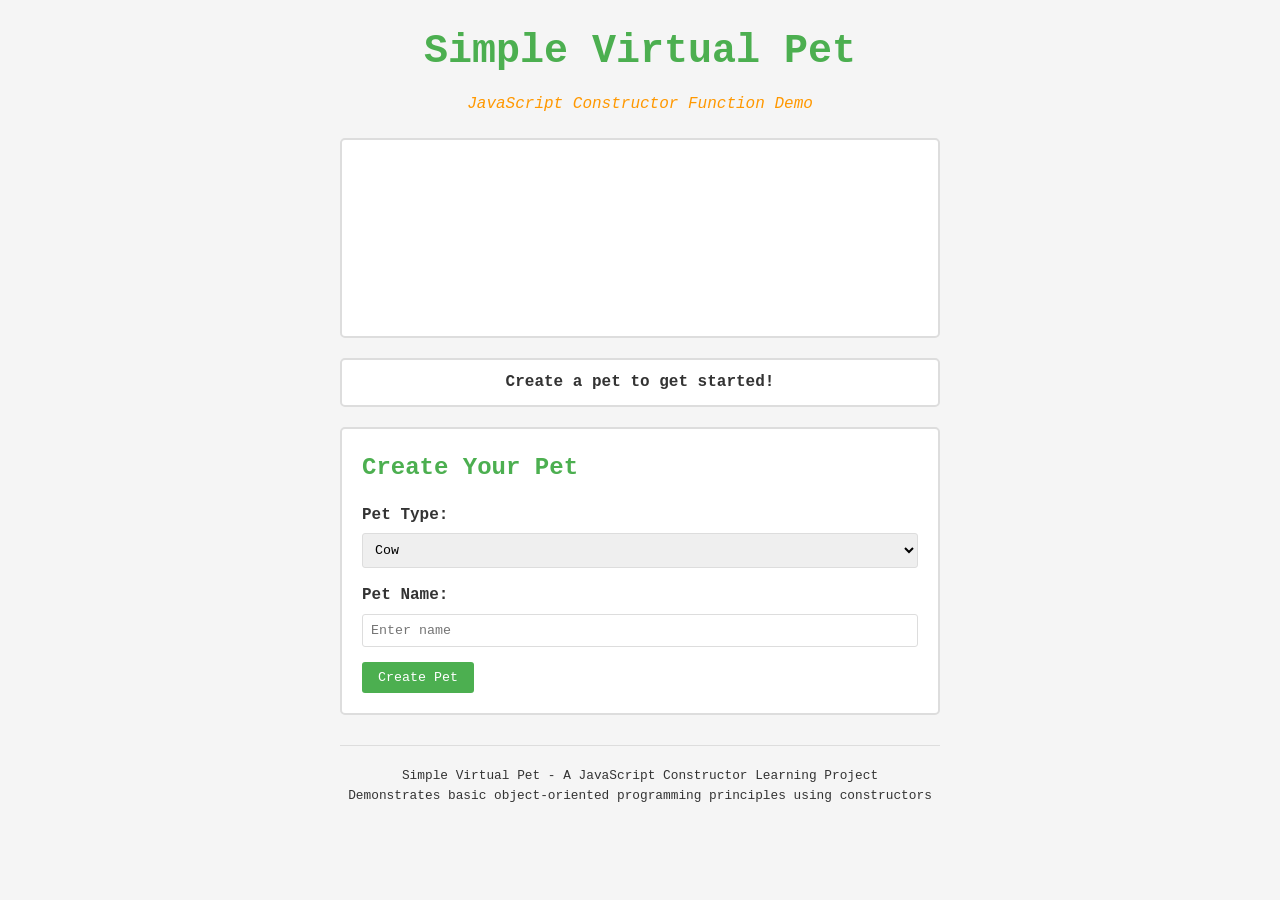
<file: index.html>
<!DOCTYPE html>
<html lang="en">

<head>
  <meta charset="UTF-8">
  <meta name="viewport" content="width=device-width, initial-scale=1.0">
  <link rel="stylesheet" href="css/style.css">
  <title>Simple Virtual Pet - Constructor Demo</title>
</head>

<body>
  <div class="container">
    <header>
      <h1>Simple Virtual Pet</h1>
      <p class="subtitle">JavaScript Constructor Function Demo</p>
    </header>

    <main>
      <div class="pet-container">
        <div id="pet-display" class="pet-display"></div>
      </div>

      <div class="status-bar">
        <div id="status-display">Create a pet to get started!</div>
      </div>

      <!-- Pet Creation UI -->
      <div id="pet-creation" class="control-panel">
        <h2>Create Your Pet</h2>
        <div class="form-group">
          <label for="pet-selector">Pet Type:</label>
          <select id="pet-selector">
            <!-- Options will be populated by JavaScript -->
          </select>
        </div>

        <div class="form-group">
          <label for="pet-name">Pet Name:</label>
          <input type="text" id="pet-name" placeholder="Enter name">
        </div>

        <button id="create-pet" class="btn primary">Create Pet</button>
      </div>

      <!-- Pet Interaction UI -->
      <div id="pet-interaction" class="control-panel hidden">
        <h2>Interact with Your Pet</h2>
        <div class="button-group">
          <button id="feed-pet" class="btn primary">Feed</button>
          <button id="reset-pet" class="btn danger">New Pet</button>
        </div>

        <div id="info-display" class="info-display">
          <!-- Pet info will be inserted here -->
        </div>
      </div>

    </main>

    <footer>
      <p>Simple Virtual Pet - A JavaScript Constructor Learning Project</p>
      <p>Demonstrates basic object-oriented programming principles using constructors</p>
    </footer>
  </div>

  <!-- Scripts -->
  <script type="module" src="js/app.js"></script>
</body>

</html>
</file>
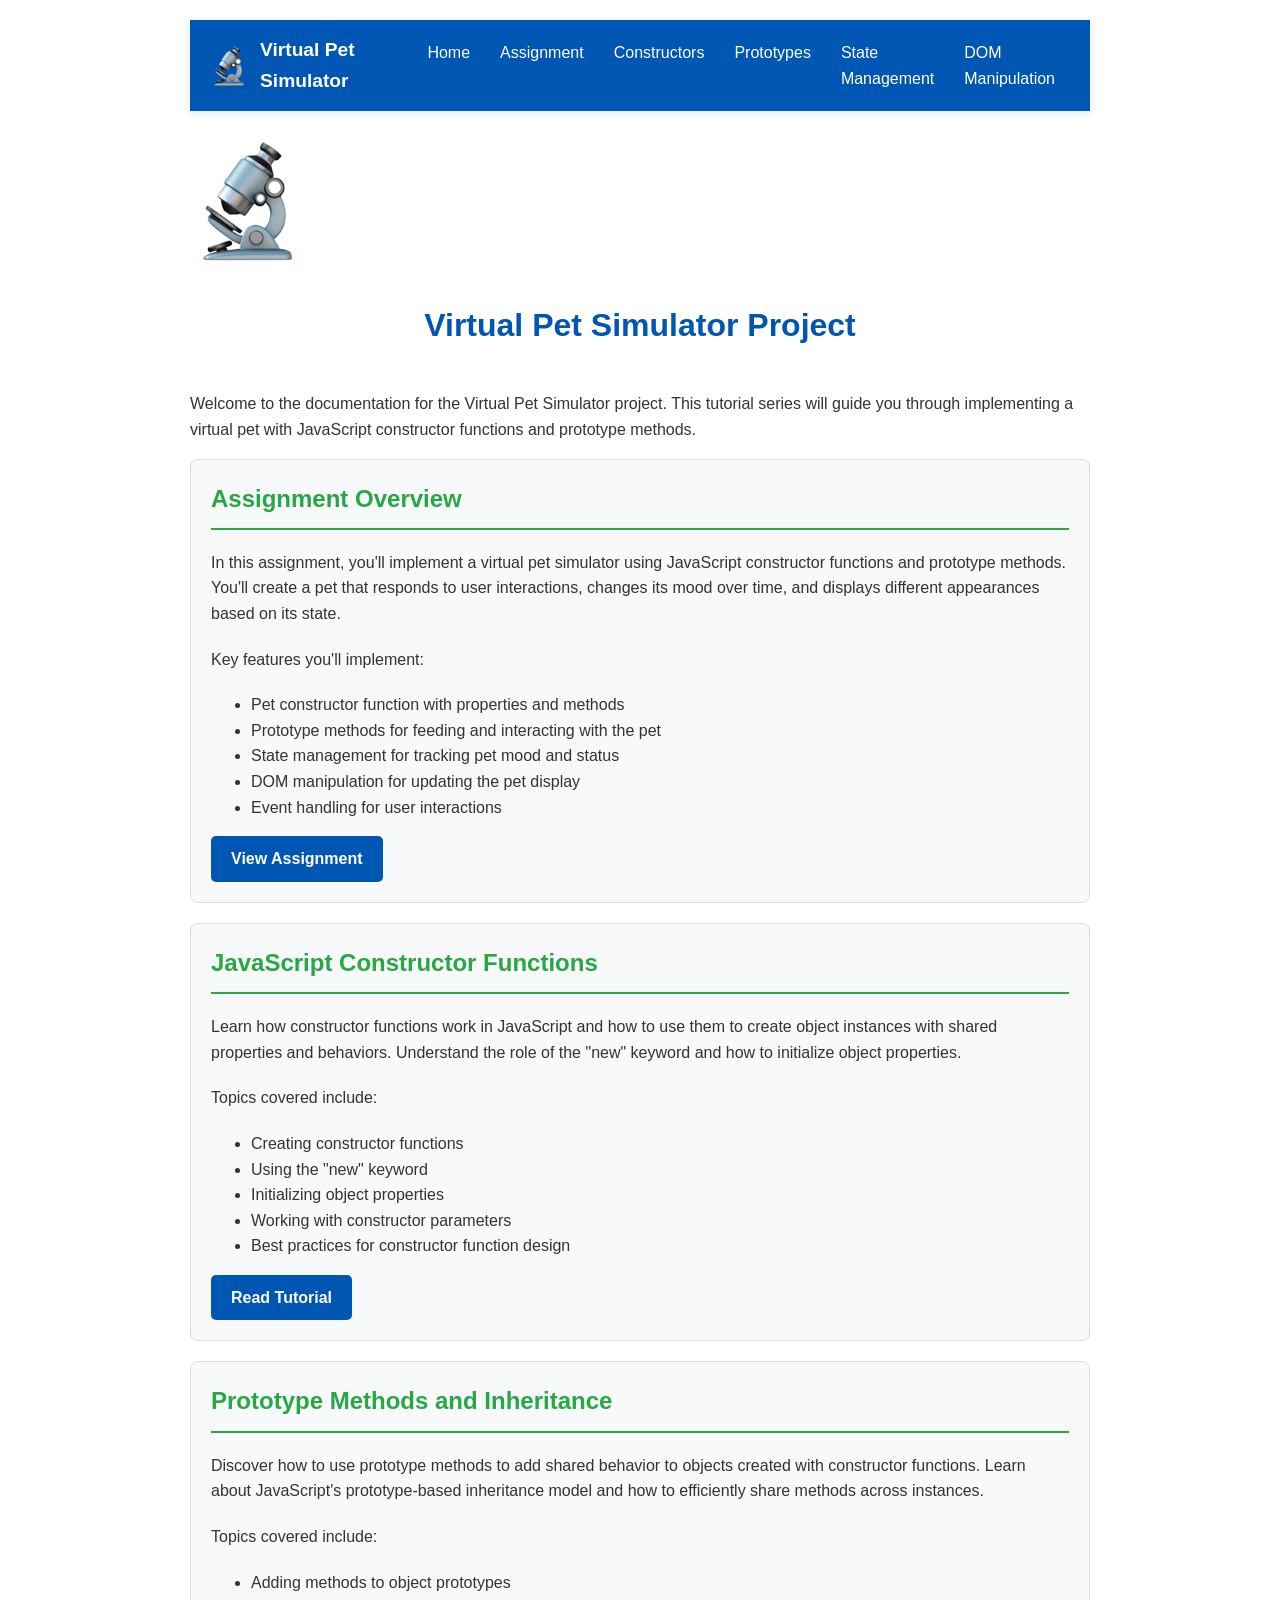
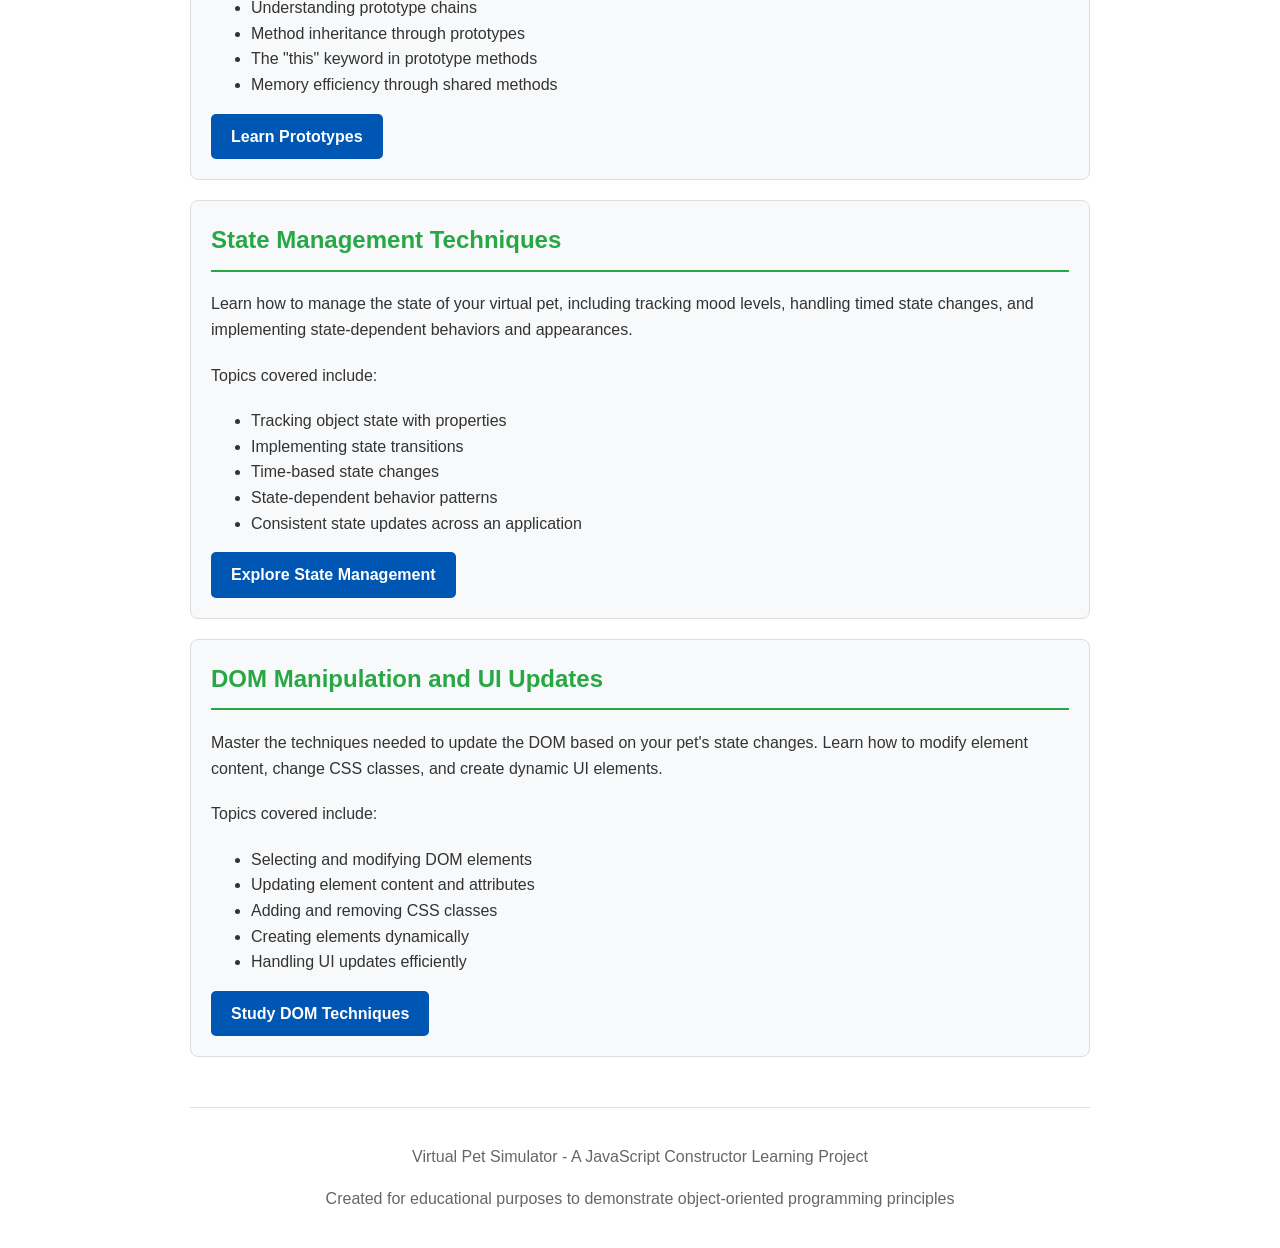
<file: docs/index.html>
<!DOCTYPE html>
<html lang="en">

<head>
  <meta charset="UTF-8">
  <meta name="viewport" content="width=device-width, initial-scale=1.0">
  <title>Virtual Pet Simulator Documentation</title>
  <link rel="shortcut icon" href="./favicon.png" type="image/png">
  <link rel="stylesheet" href="header.css">
  <link rel="stylesheet" href="styles.css">
</head>

<body>
  <header class="site-header">
    <div class="container">
      <nav class="site-nav">
        <div class="logo">
          <a href="index.html">
            <img src="./favicon.png" alt="pet icon" class="logo-img">
            <span>Virtual Pet Simulator</span>
          </a>
        </div>
        <ul class="nav-links">
          <li><a href="index.html" class="nav-link">Home</a></li>
          <li><a href="assignment.html" class="nav-link">Assignment</a></li>
          <li><a href="constructors.html" class="nav-link">Constructors</a></li>
          <li><a href="prototypes.html" class="nav-link">Prototypes</a></li>
          <li><a href="state-management.html" class="nav-link">State Management</a></li>
          <li><a href="dom-manipulation.html" class="nav-link">DOM Manipulation</a></li>
        </ul>
      </nav>
    </div>
  </header>
  <div class="header">
    <img src="./favicon.png" alt="pet icon">
    <h1>Virtual Pet Simulator Project</h1>
    <p>Welcome to the documentation for the Virtual Pet Simulator project. This tutorial series will guide you through implementing a virtual pet with JavaScript constructor functions and prototype methods.</p>
  </div>

  <div class="card">
    <h2>Assignment Overview</h2>
    <p>In this assignment, you'll implement a virtual pet simulator using JavaScript constructor functions and prototype methods. You'll create a pet that responds to user interactions, changes its mood over time, and displays different appearances based on its state.</p>
    <p>Key features you'll implement:</p>
    <ul>
      <li>Pet constructor function with properties and methods</li>
      <li>Prototype methods for feeding and interacting with the pet</li>
      <li>State management for tracking pet mood and status</li>
      <li>DOM manipulation for updating the pet display</li>
      <li>Event handling for user interactions</li>
    </ul>
    <a href="assignment.html" class="btn">View Assignment</a>
  </div>

  <div class="card">
    <h2>JavaScript Constructor Functions</h2>
    <p>Learn how constructor functions work in JavaScript and how to use them to create object instances with shared properties and behaviors. Understand the role of the "new" keyword and how to initialize object properties.</p>
    <p>Topics covered include:</p>
    <ul>
      <li>Creating constructor functions</li>
      <li>Using the "new" keyword</li>
      <li>Initializing object properties</li>
      <li>Working with constructor parameters</li>
      <li>Best practices for constructor function design</li>
    </ul>
    <a href="constructors.html" class="btn">Read Tutorial</a>
  </div>

  <div class="card">
    <h2>Prototype Methods and Inheritance</h2>
    <p>Discover how to use prototype methods to add shared behavior to objects created with constructor functions. Learn about JavaScript's prototype-based inheritance model and how to efficiently share methods across instances.</p>
    <p>Topics covered include:</p>
    <ul>
      <li>Adding methods to object prototypes</li>
      <li>Understanding prototype chains</li>
      <li>Method inheritance through prototypes</li>
      <li>The "this" keyword in prototype methods</li>
      <li>Memory efficiency through shared methods</li>
    </ul>
    <a href="prototypes.html" class="btn">Learn Prototypes</a>
  </div>

  <div class="card">
    <h2>State Management Techniques</h2>
    <p>Learn how to manage the state of your virtual pet, including tracking mood levels, handling timed state changes, and implementing state-dependent behaviors and appearances.</p>
    <p>Topics covered include:</p>
    <ul>
      <li>Tracking object state with properties</li>
      <li>Implementing state transitions</li>
      <li>Time-based state changes</li>
      <li>State-dependent behavior patterns</li>
      <li>Consistent state updates across an application</li>
    </ul>
    <a href="state-management.html" class="btn">Explore State Management</a>
  </div>

  <div class="card">
    <h2>DOM Manipulation and UI Updates</h2>
    <p>Master the techniques needed to update the DOM based on your pet's state changes. Learn how to modify element content, change CSS classes, and create dynamic UI elements.</p>
    <p>Topics covered include:</p>
    <ul>
      <li>Selecting and modifying DOM elements</li>
      <li>Updating element content and attributes</li>
      <li>Adding and removing CSS classes</li>
      <li>Creating elements dynamically</li>
      <li>Handling UI updates efficiently</li>
    </ul>
    <a href="dom-manipulation.html" class="btn">Study DOM Techniques</a>
  </div>

  <div class="footer">
    <p>Virtual Pet Simulator - A JavaScript Constructor Learning Project</p>
    <p>Created for educational purposes to demonstrate object-oriented programming principles</p>
  </div>
</body>

</html>
</file>
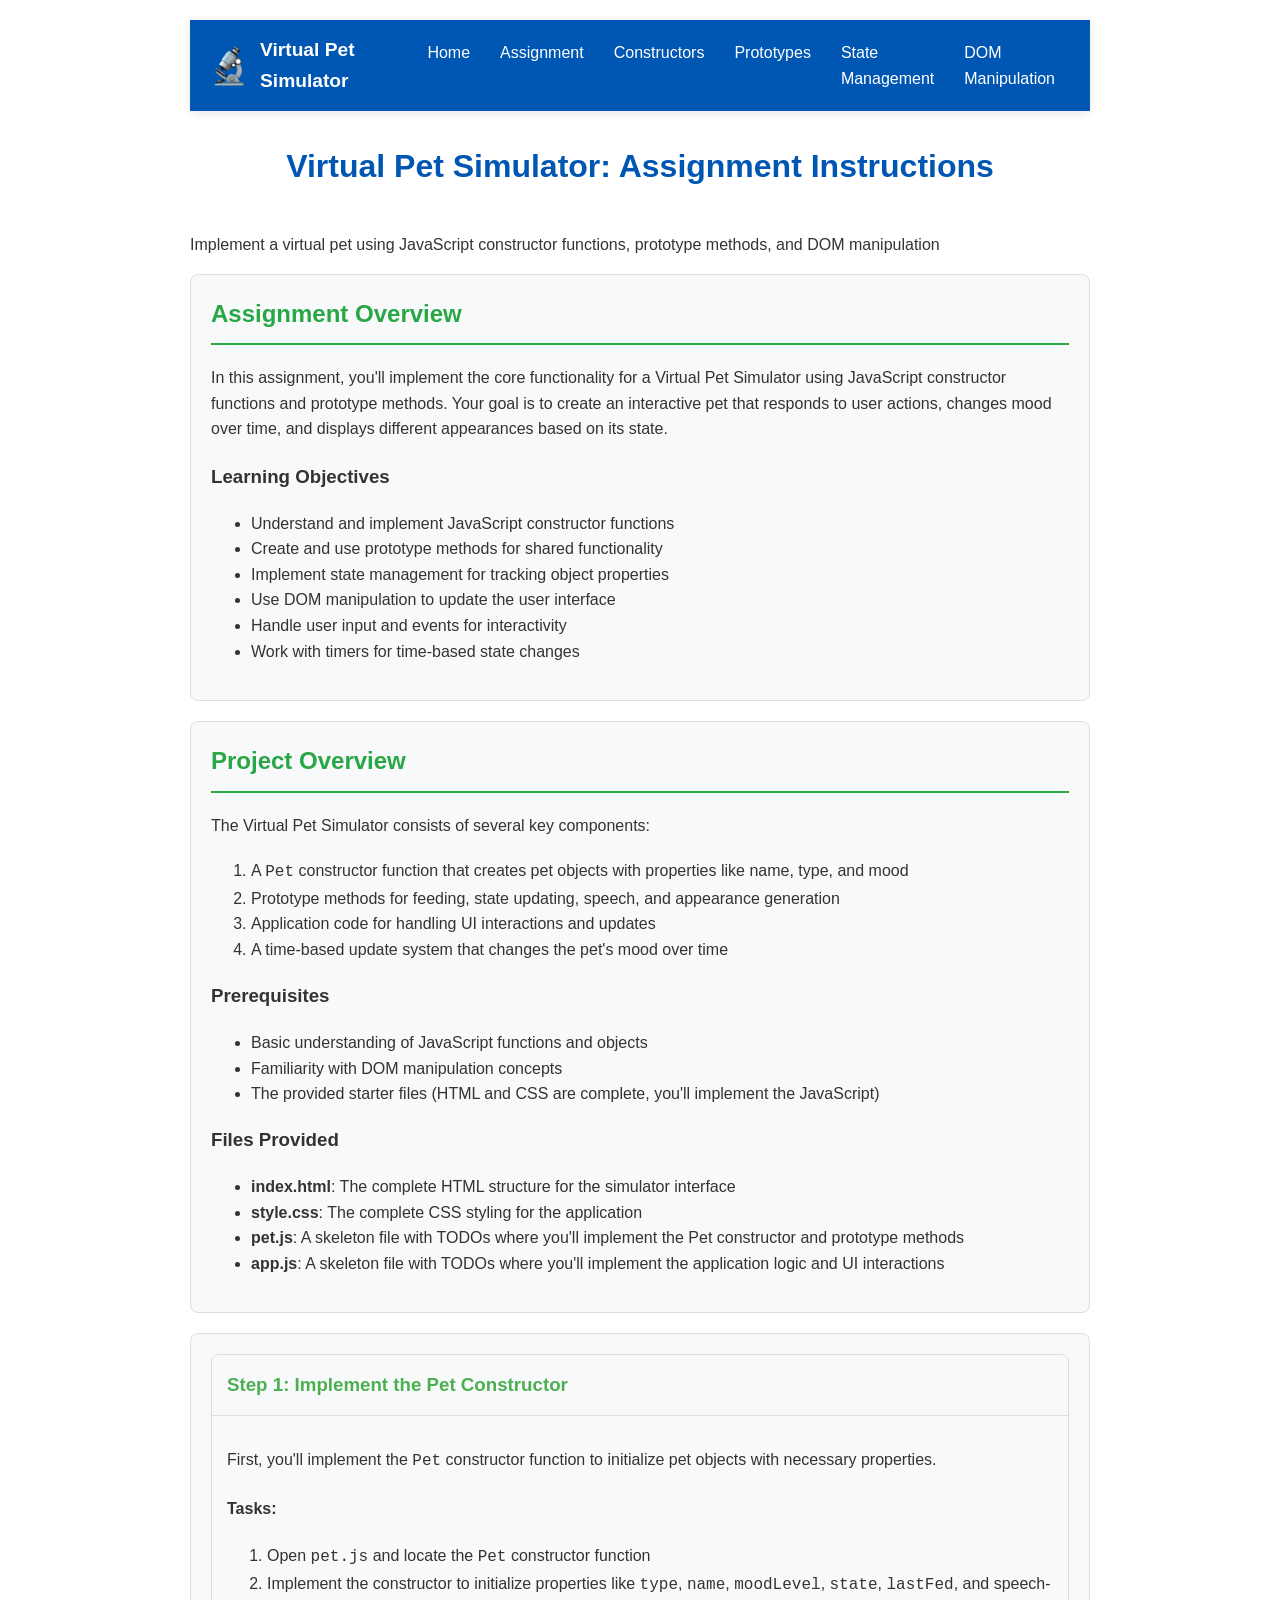
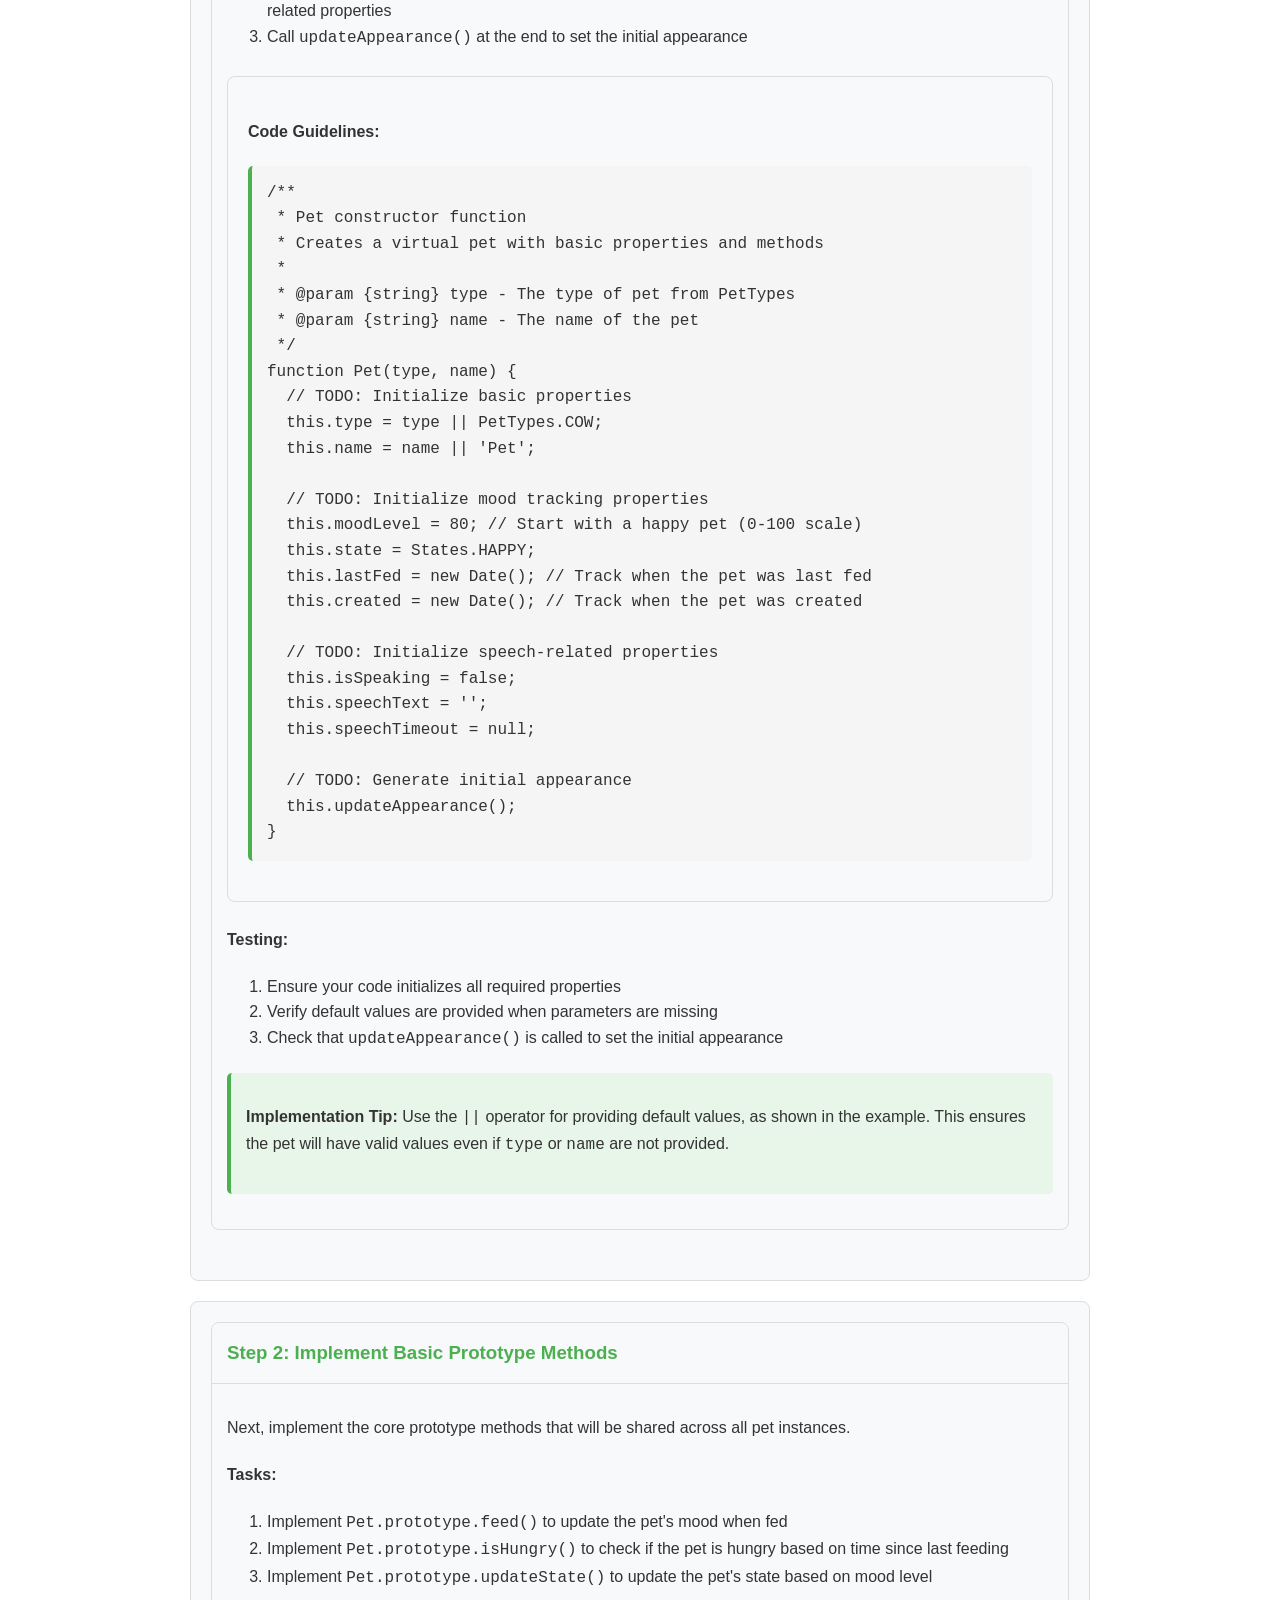
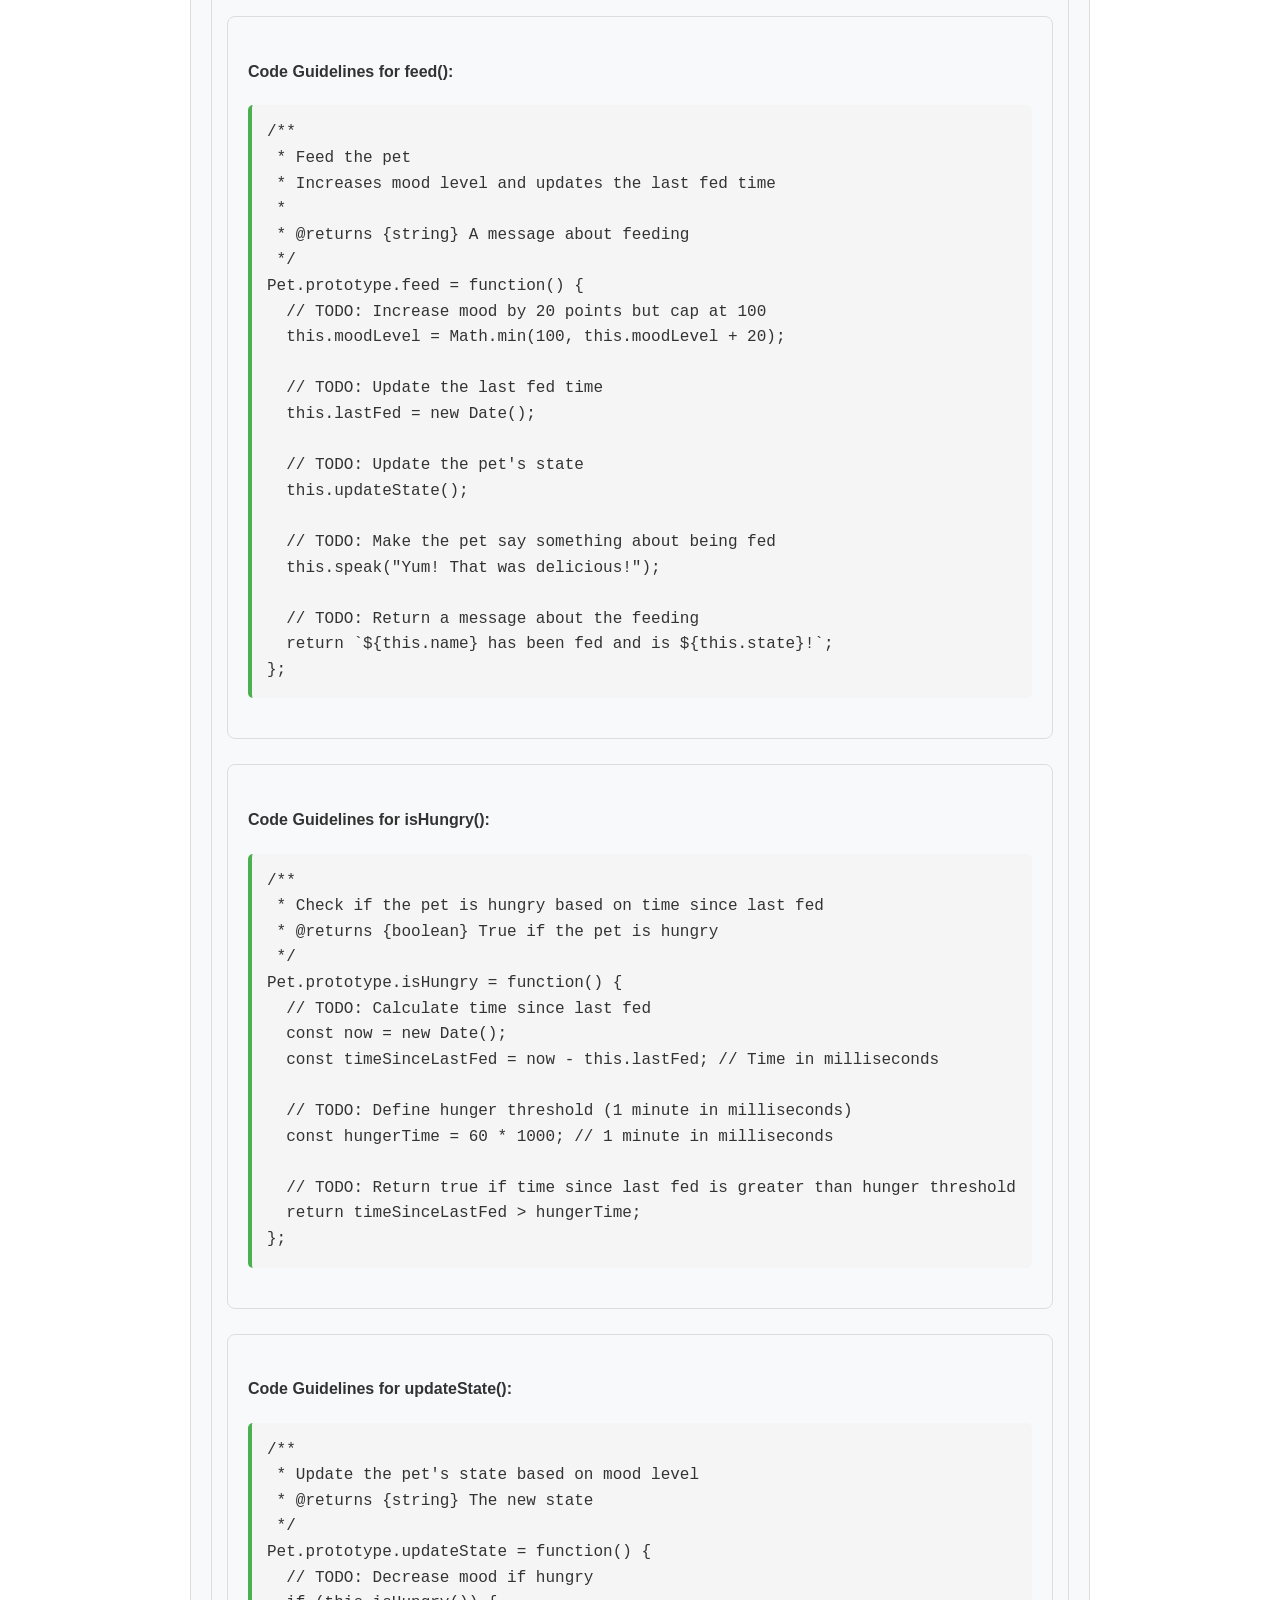
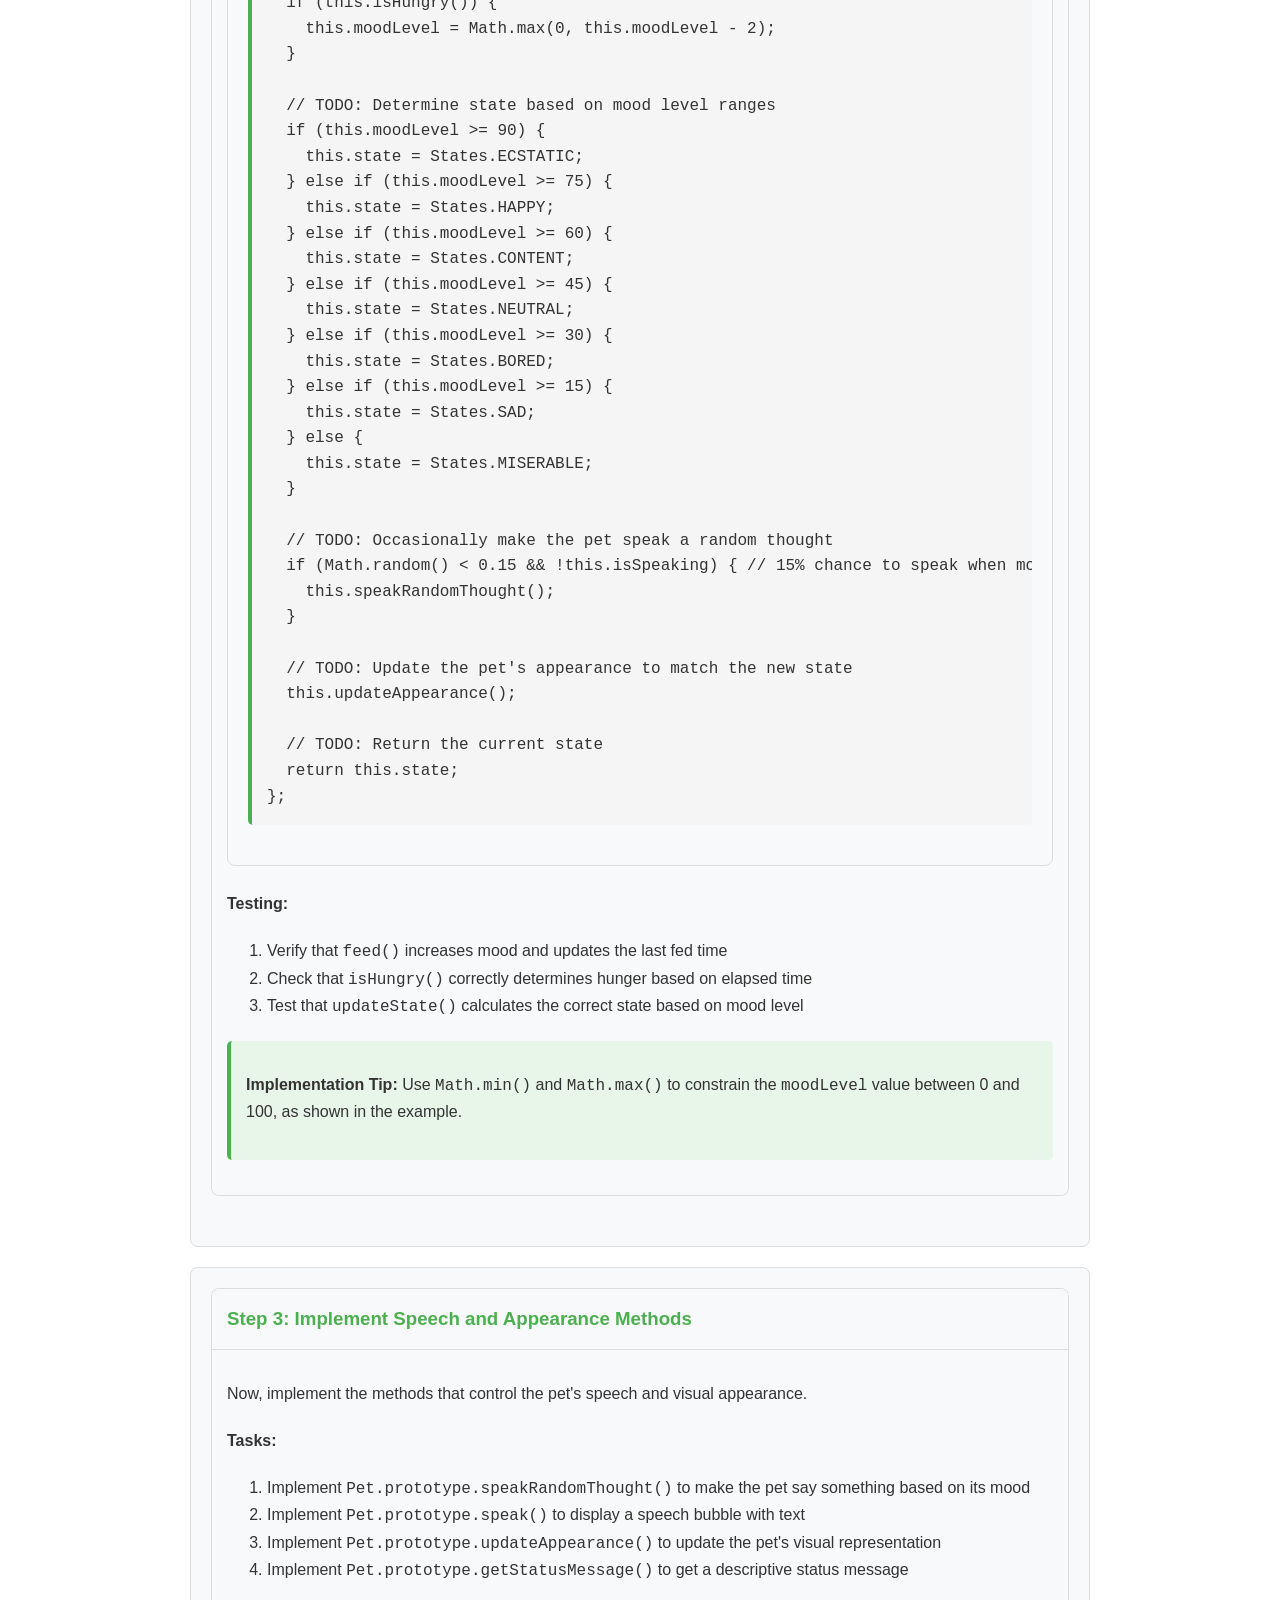
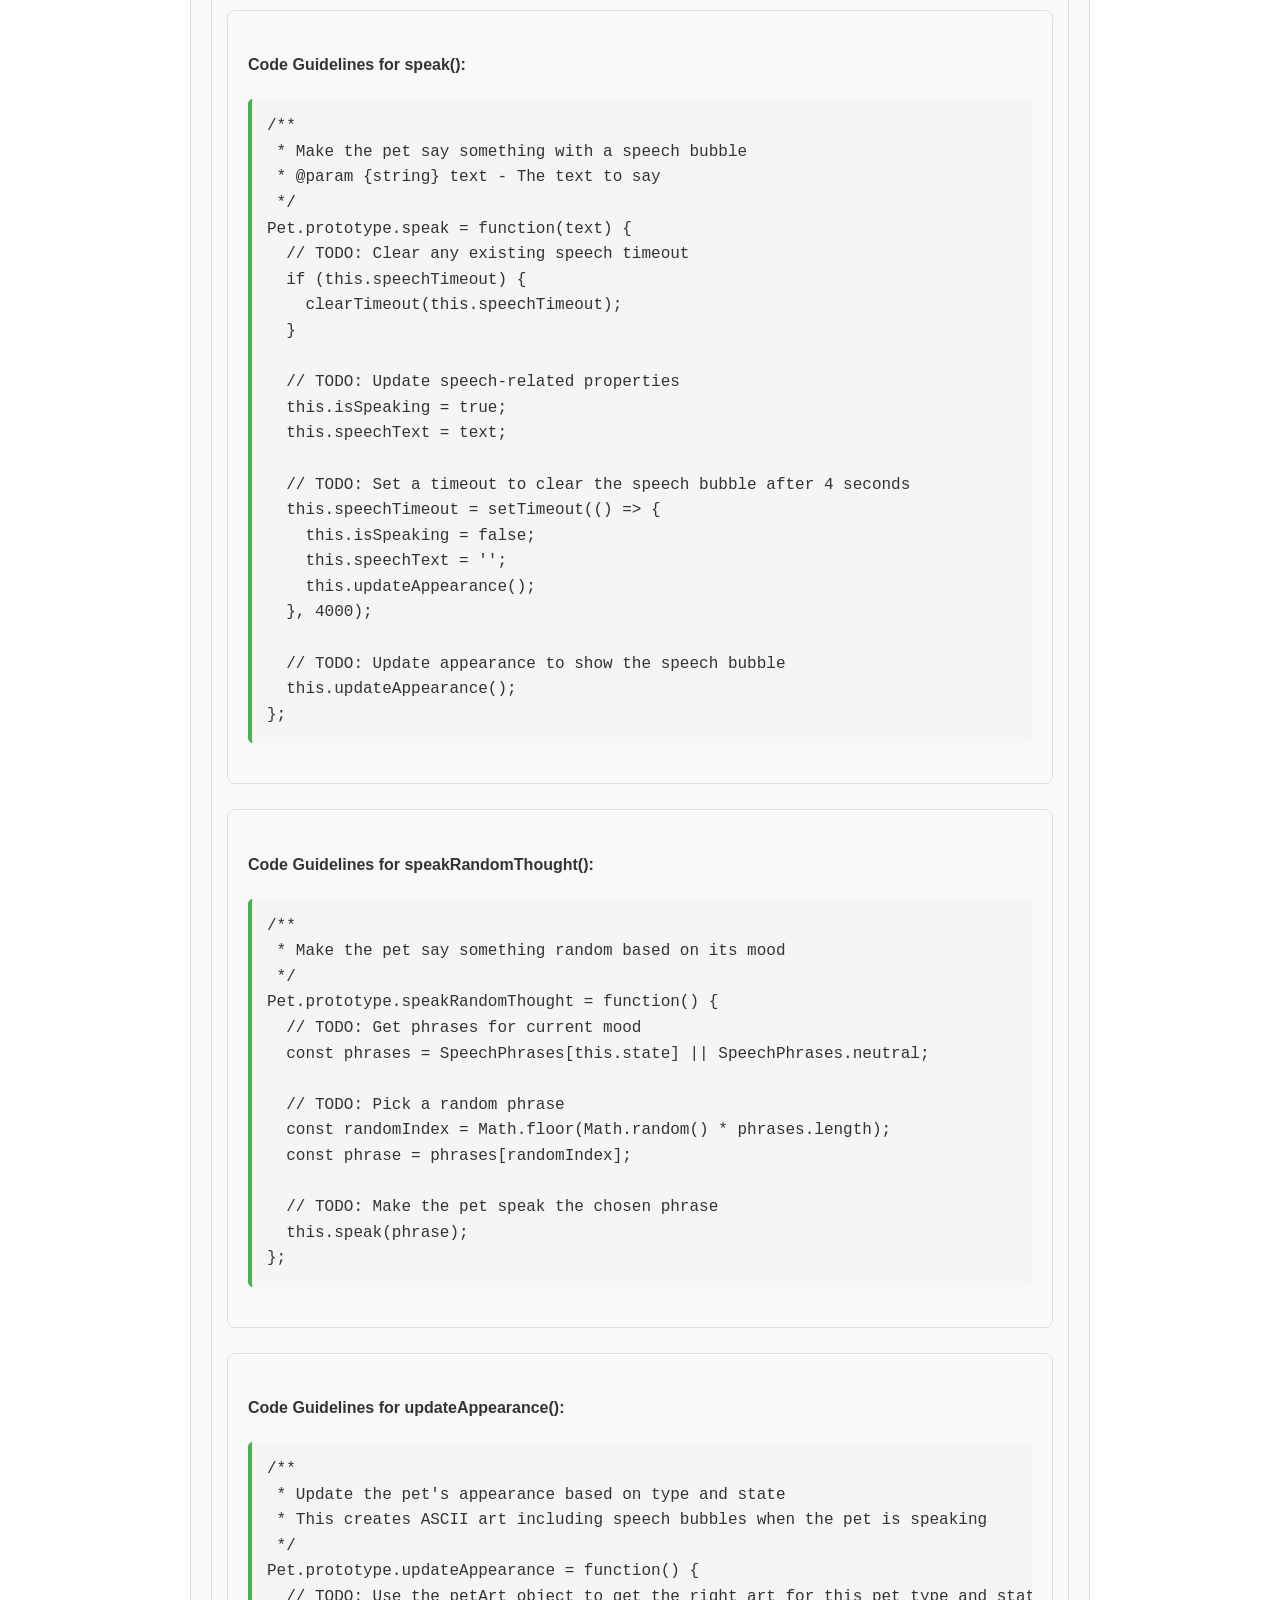
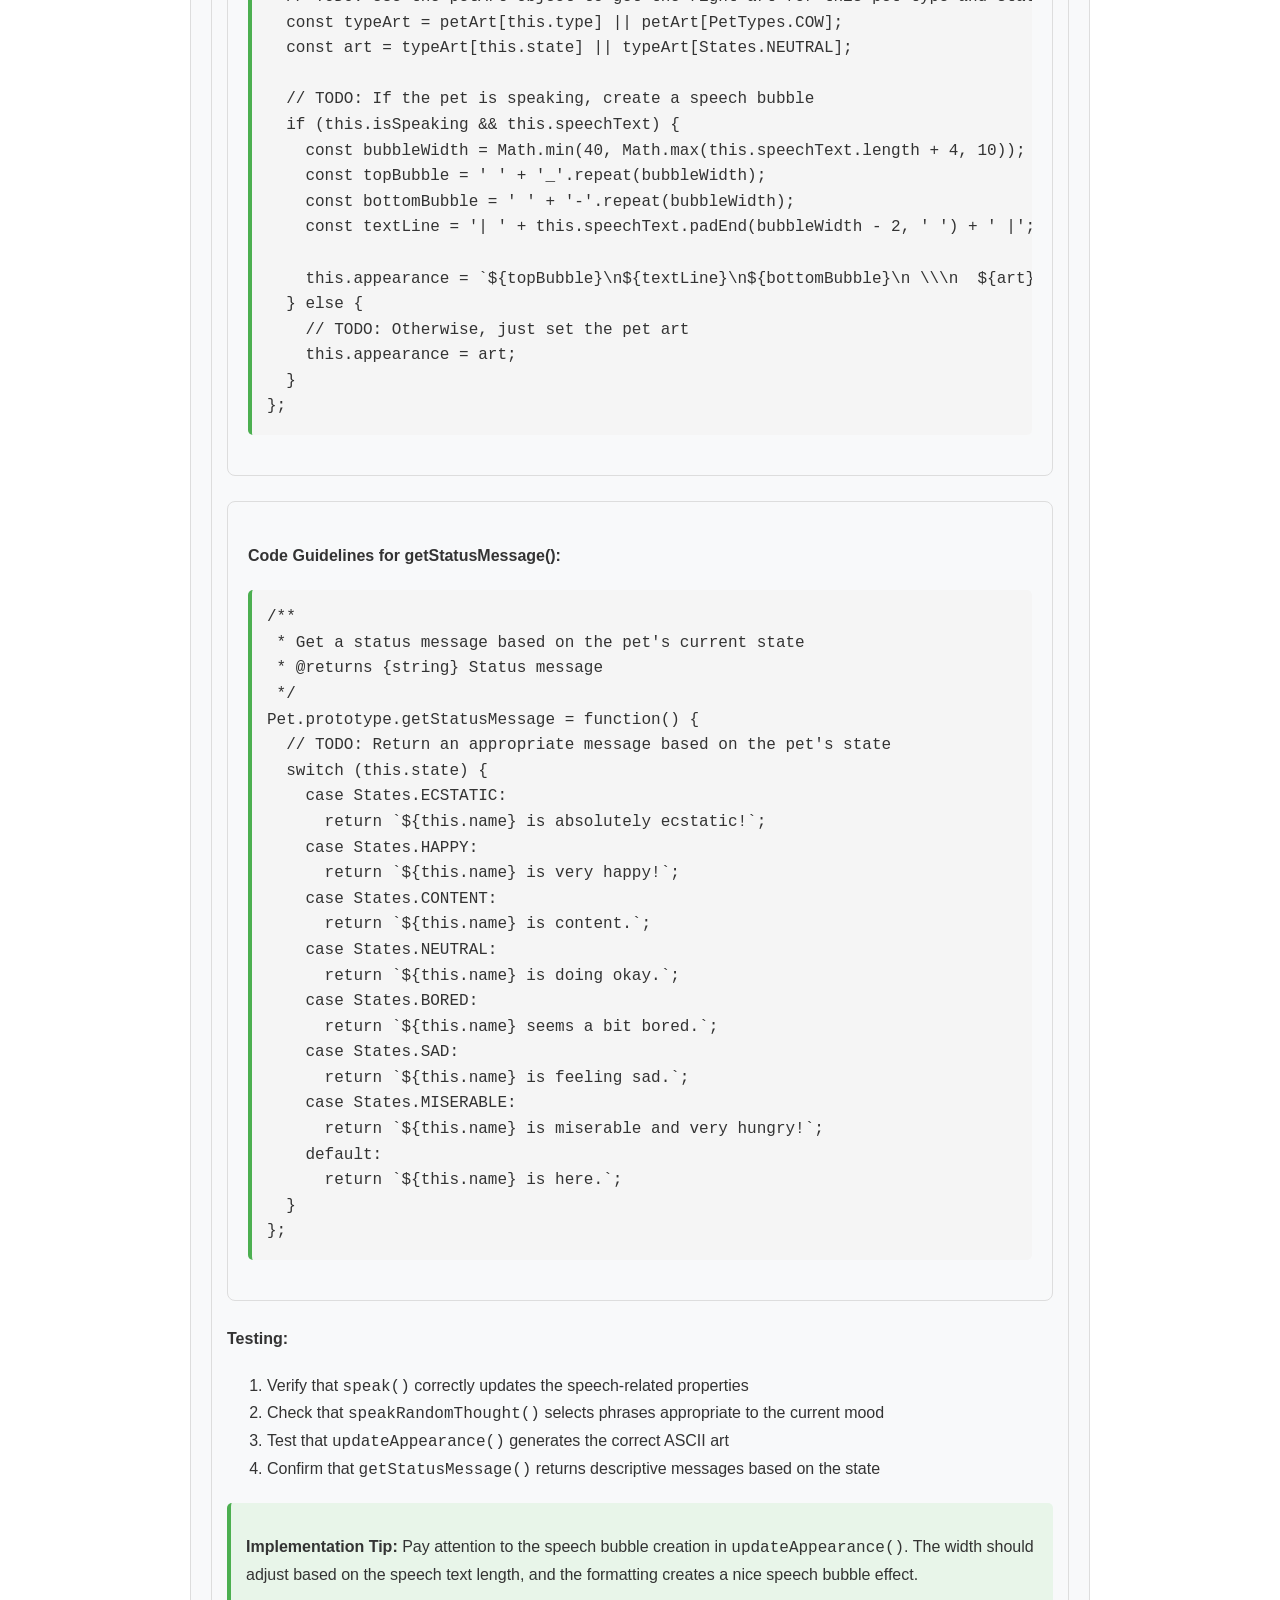
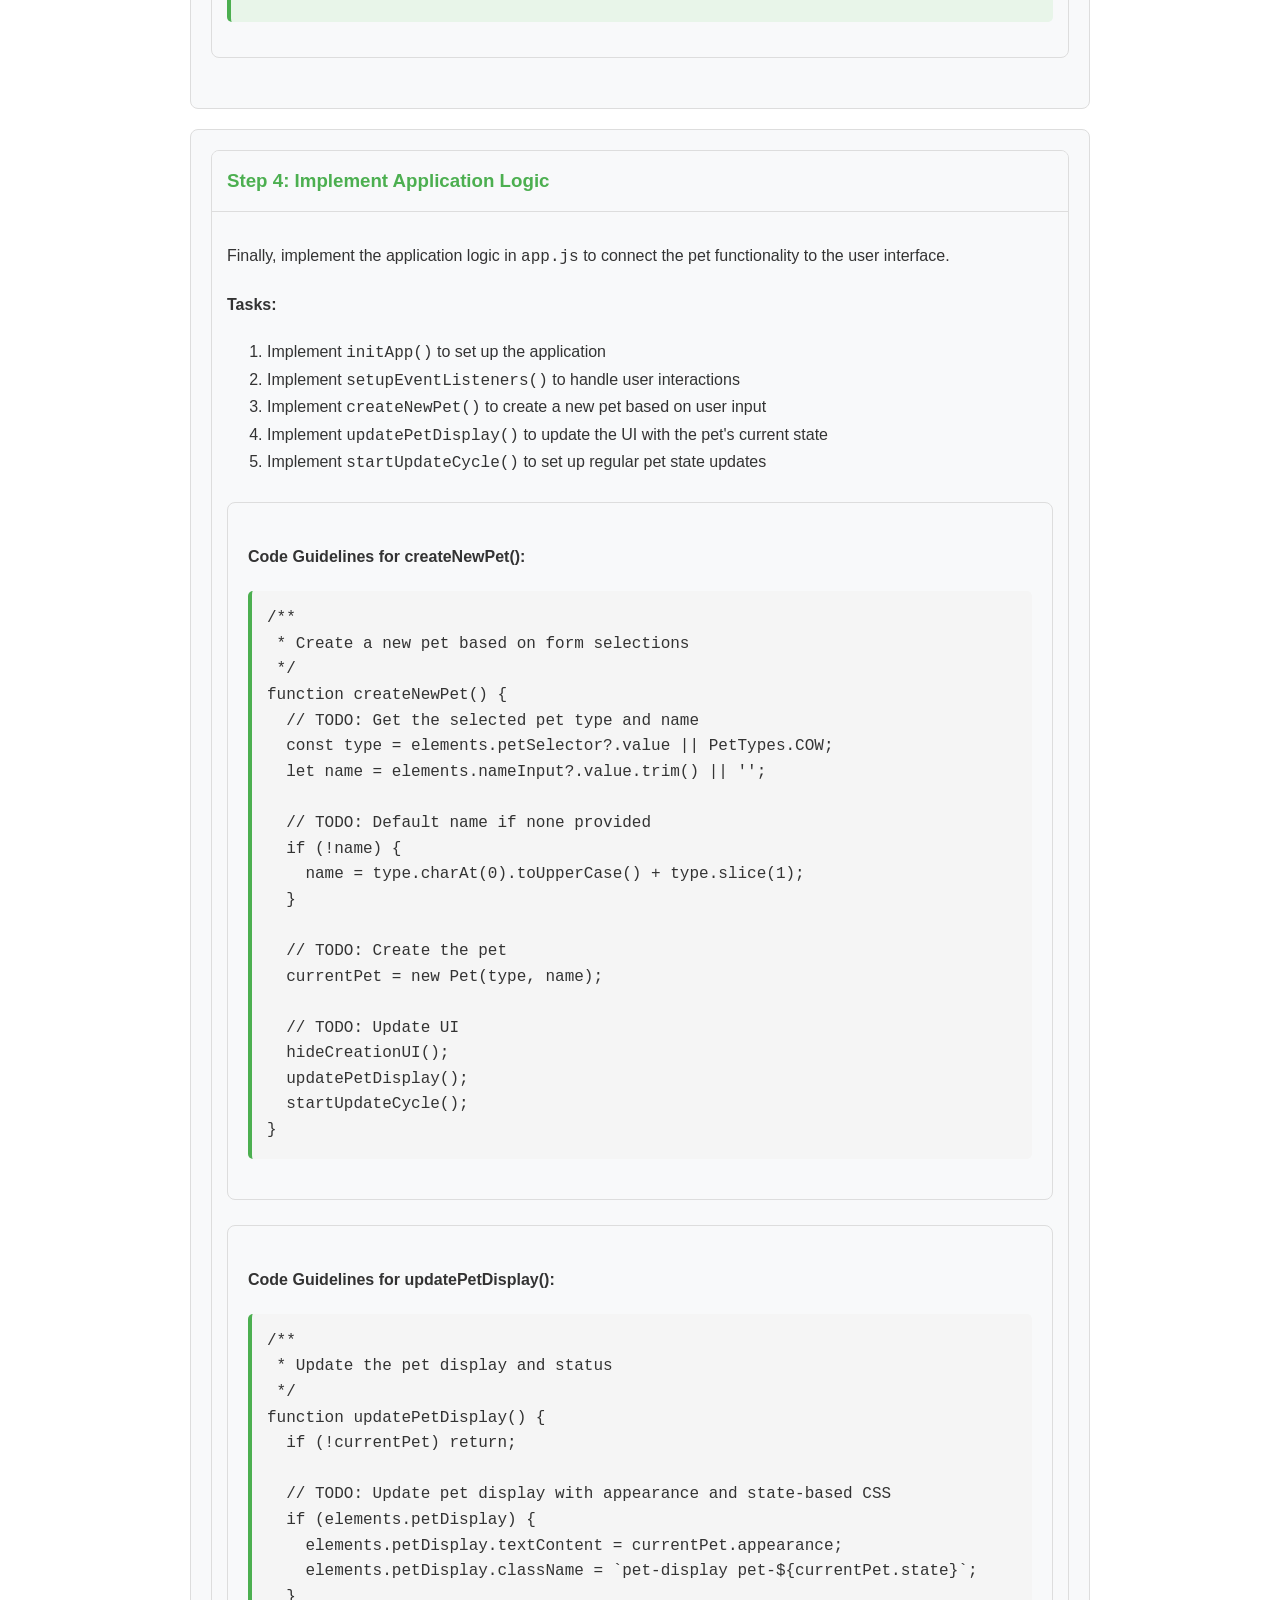
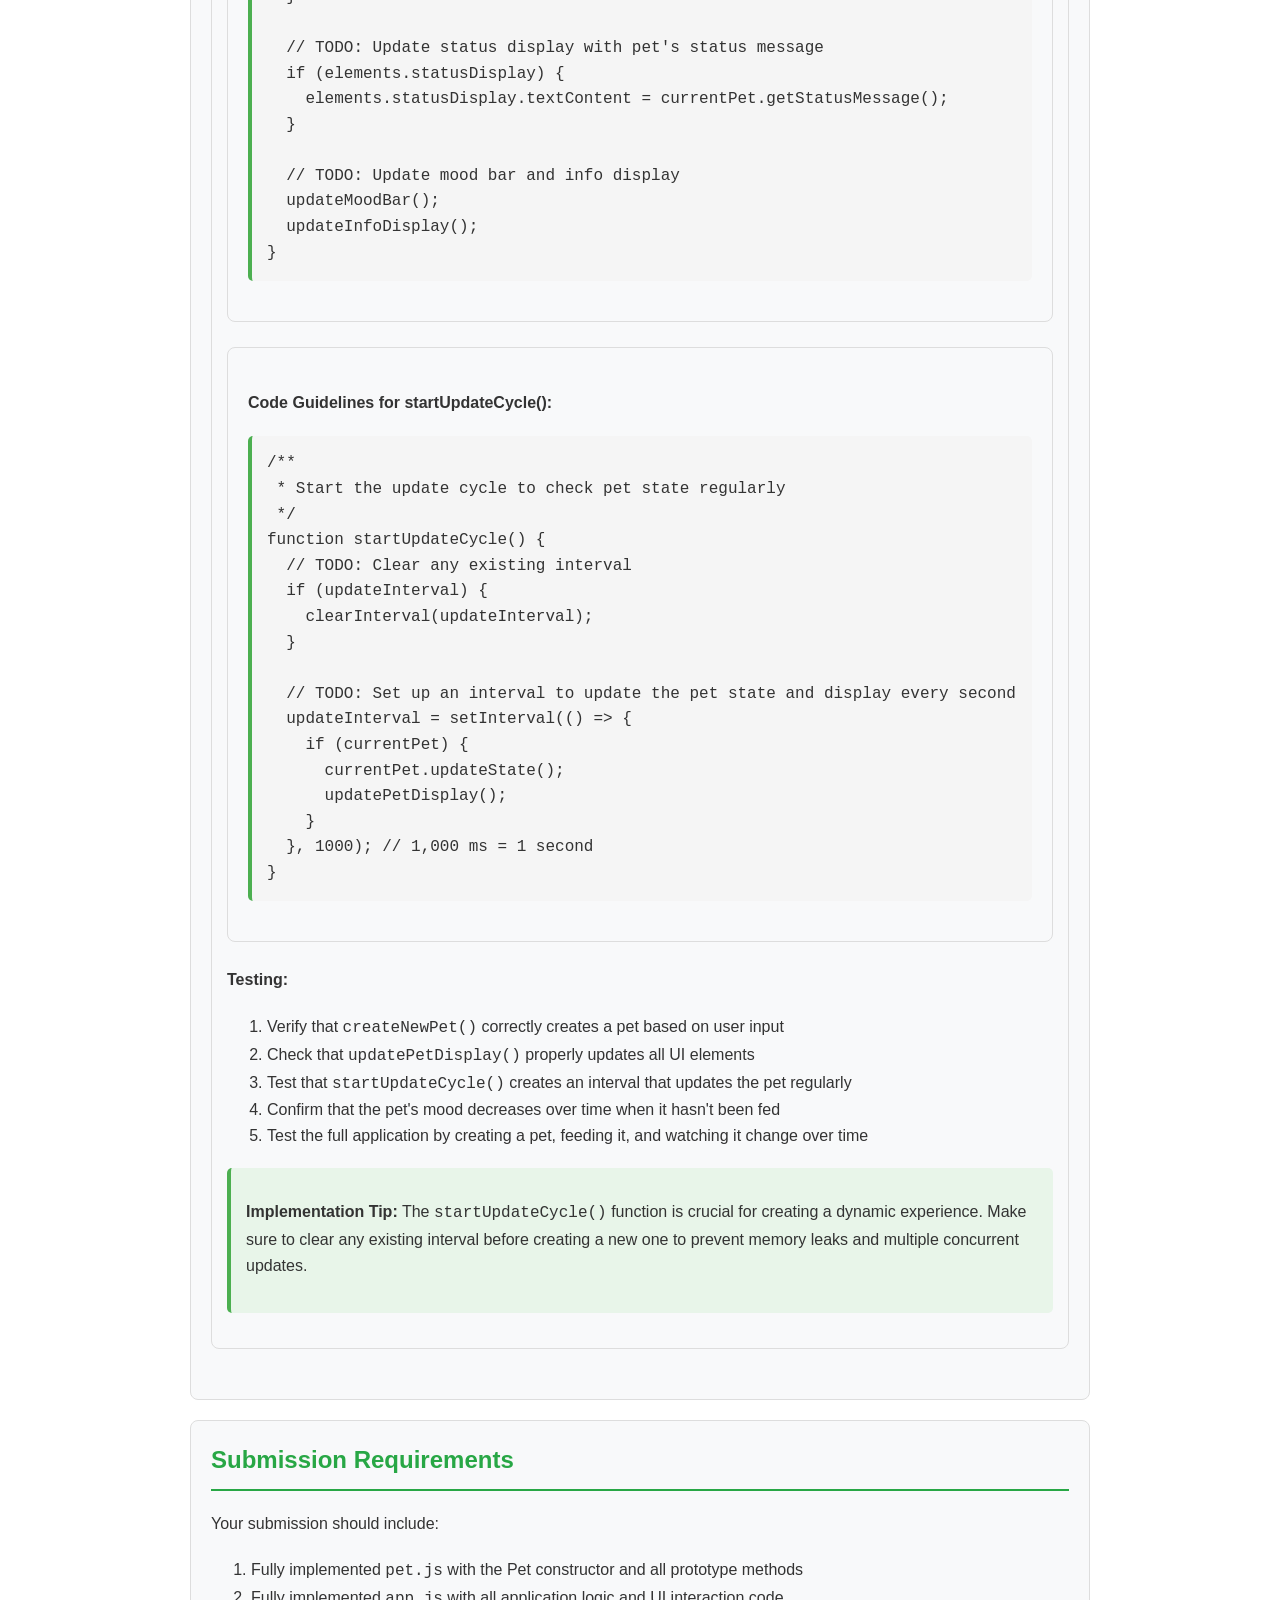
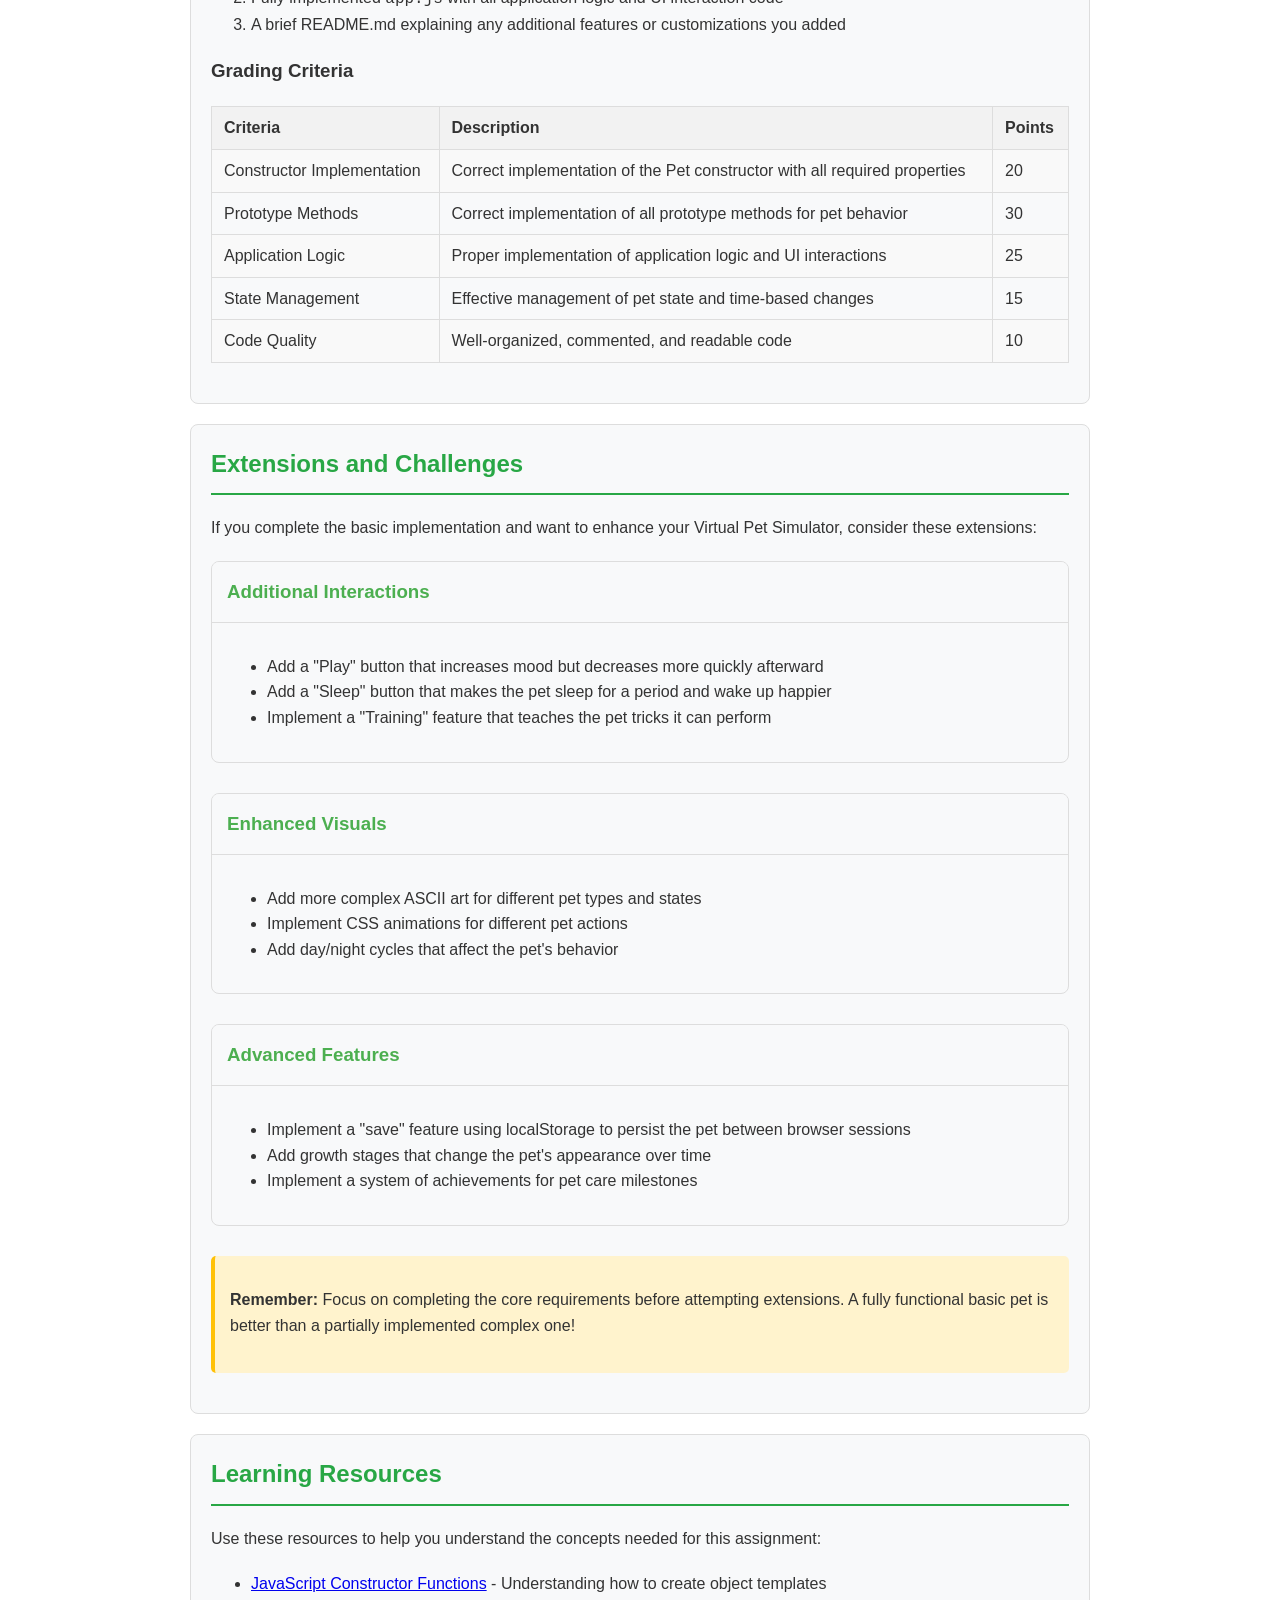
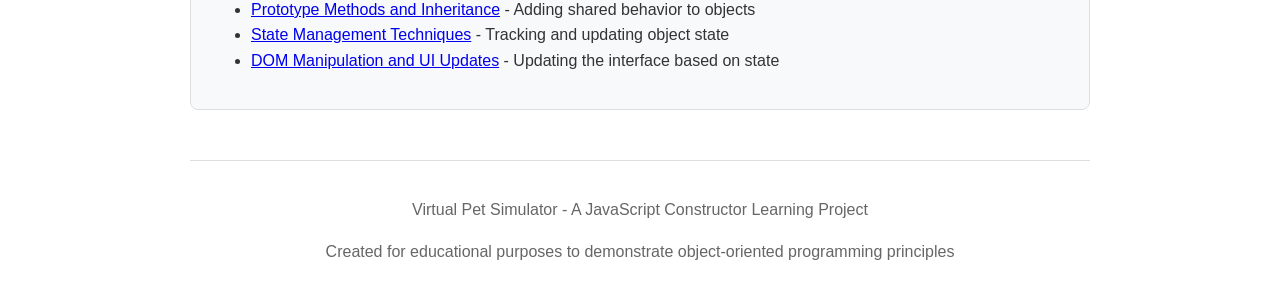
<file: docs/assignment.html>
<!DOCTYPE html>
<html lang="en">

<head>
  <meta charset="UTF-8">
  <meta name="viewport" content="width=device-width, initial-scale=1.0">
  <title>Virtual Pet Simulator: Assignment Instructions</title>
  <link rel="shortcut icon" href="./favicon.png" type="image/png">
  <link rel="stylesheet" href="header.css">
  <link rel="stylesheet" href="styles.css">
  <style>
    /* Additional styles for this assignment page */
    .step-container {
      margin-bottom: 30px;
      border: 1px solid #ddd;
      border-radius: 8px;
      overflow: hidden;
    }

    .step-header {
      background-color: #f8f9fa;
      padding: 15px;
      border-bottom: 1px solid #ddd;
    }

    .step-header h3 {
      margin: 0;
      color: #4caf50;
    }

    .step-content {
      padding: 15px;
    }

    .code-sample {
      background-color: #f8f9fa;
      padding: 20px;
      border-radius: 8px;
      margin: 25px 0;
      border: 1px solid #ddd;
    }

    pre {
      background-color: #f5f5f5;
      padding: 15px;
      border-radius: 5px;
      overflow-x: auto;
      margin: 20px 0;
      border-left: 4px solid #4caf50;
    }

    code {
      font-family: 'Courier New', Courier, monospace;
    }

    .tip {
      background-color: #e8f5e9;
      padding: 15px;
      border-radius: 5px;
      margin: 20px 0;
      border-left: 4px solid #4caf50;
    }

    .warning {
      background-color: #fff3cd;
      padding: 15px;
      border-radius: 5px;
      margin: 20px 0;
      border-left: 4px solid #ffc107;
    }

    .grading-table {
      width: 100%;
      border-collapse: collapse;
      margin: 20px 0;
    }

    .grading-table th,
    .grading-table td {
      border: 1px solid #ddd;
      padding: 8px 12px;
    }

    .grading-table th {
      background-color: #f2f2f2;
      text-align: left;
    }

    .grading-table tr:nth-child(even) {
      background-color: #f9f9f9;
    }
  </style>
</head>

<body>
  <header class="site-header">
    <div class="container">
      <nav class="site-nav">
        <div class="logo">
          <a href="index.html">
            <img src="./favicon.png" alt="pet icon" class="logo-img">
            <span>Virtual Pet Simulator</span>
          </a>
        </div>
        <ul class="nav-links">
          <li><a href="index.html" class="nav-link">Home</a></li>
          <li><a href="assignment.html" class="nav-link">Assignment</a></li>
          <li><a href="constructors.html" class="nav-link">Constructors</a></li>
          <li><a href="prototypes.html" class="nav-link">Prototypes</a></li>
          <li><a href="state-management.html" class="nav-link">State Management</a></li>
          <li><a href="dom-manipulation.html" class="nav-link">DOM Manipulation</a></li>
        </ul>
      </nav>
    </div>
  </header>

  <div class="header">
    <h1>Virtual Pet Simulator: Assignment Instructions</h1>
    <p>Implement a virtual pet using JavaScript constructor functions, prototype methods, and DOM manipulation</p>
  </div>

  <div class="card">
    <h2>Assignment Overview</h2>
    <p>In this assignment, you'll implement the core functionality for a Virtual Pet Simulator using JavaScript
      constructor functions and prototype methods. Your goal is to create an interactive pet that responds to user
      actions, changes mood over time, and displays different appearances based on its state.</p>

    <h3>Learning Objectives</h3>
    <ul>
      <li>Understand and implement JavaScript constructor functions</li>
      <li>Create and use prototype methods for shared functionality</li>
      <li>Implement state management for tracking object properties</li>
      <li>Use DOM manipulation to update the user interface</li>
      <li>Handle user input and events for interactivity</li>
      <li>Work with timers for time-based state changes</li>
    </ul>
  </div>

  <div class="card">
    <h2>Project Overview</h2>
    <p>The Virtual Pet Simulator consists of several key components:</p>
    <ol>
      <li>A <code>Pet</code> constructor function that creates pet objects with properties like name, type, and mood
      </li>
      <li>Prototype methods for feeding, state updating, speech, and appearance generation</li>
      <li>Application code for handling UI interactions and updates</li>
      <li>A time-based update system that changes the pet's mood over time</li>
    </ol>

    <h3>Prerequisites</h3>
    <ul>
      <li>Basic understanding of JavaScript functions and objects</li>
      <li>Familiarity with DOM manipulation concepts</li>
      <li>The provided starter files (HTML and CSS are complete, you'll implement the JavaScript)</li>
    </ul>

    <h3>Files Provided</h3>
    <ul>
      <li><strong>index.html</strong>: The complete HTML structure for the simulator interface</li>
      <li><strong>style.css</strong>: The complete CSS styling for the application</li>
      <li><strong>pet.js</strong>: A skeleton file with TODOs where you'll implement the Pet constructor and prototype
        methods</li>
      <li><strong>app.js</strong>: A skeleton file with TODOs where you'll implement the application logic and UI
        interactions</li>
    </ul>
  </div>

  <div class="card">
    <div class="step-container">
      <div class="step-header">
        <h3>Step 1: Implement the Pet Constructor</h3>
      </div>
      <div class="step-content">
        <p>First, you'll implement the <code>Pet</code> constructor function to initialize pet objects with necessary
          properties.</p>

        <h4>Tasks:</h4>
        <ol>
          <li>Open <code>pet.js</code> and locate the <code>Pet</code> constructor function</li>
          <li>Implement the constructor to initialize properties like <code>type</code>, <code>name</code>,
            <code>moodLevel</code>, <code>state</code>, <code>lastFed</code>, and speech-related properties
          </li>
          <li>Call <code>updateAppearance()</code> at the end to set the initial appearance</li>
        </ol>

        <div class="code-sample">
          <h4>Code Guidelines:</h4>
          <pre><code>/**
 * Pet constructor function
 * Creates a virtual pet with basic properties and methods
 *
 * @param {string} type - The type of pet from PetTypes
 * @param {string} name - The name of the pet
 */
function Pet(type, name) {
  // TODO: Initialize basic properties
  this.type = type || PetTypes.COW;
  this.name = name || 'Pet';

  // TODO: Initialize mood tracking properties
  this.moodLevel = 80; // Start with a happy pet (0-100 scale)
  this.state = States.HAPPY;
  this.lastFed = new Date(); // Track when the pet was last fed
  this.created = new Date(); // Track when the pet was created

  // TODO: Initialize speech-related properties
  this.isSpeaking = false;
  this.speechText = '';
  this.speechTimeout = null;

  // TODO: Generate initial appearance
  this.updateAppearance();
}</code></pre>
        </div>

        <h4>Testing:</h4>
        <ol>
          <li>Ensure your code initializes all required properties</li>
          <li>Verify default values are provided when parameters are missing</li>
          <li>Check that <code>updateAppearance()</code> is called to set the initial appearance</li>
        </ol>

        <div class="tip">
          <p><strong>Implementation Tip:</strong> Use the <code>||</code> operator for providing default values, as
            shown in the example. This ensures the pet will have valid values even if <code>type</code> or
            <code>name</code> are not provided.
          </p>
        </div>
      </div>
    </div>
  </div>

  <div class="card">
    <div class="step-container">
      <div class="step-header">
        <h3>Step 2: Implement Basic Prototype Methods</h3>
      </div>
      <div class="step-content">
        <p>Next, implement the core prototype methods that will be shared across all pet instances.</p>

        <h4>Tasks:</h4>
        <ol>
          <li>Implement <code>Pet.prototype.feed()</code> to update the pet's mood when fed</li>
          <li>Implement <code>Pet.prototype.isHungry()</code> to check if the pet is hungry based on time since last
            feeding</li>
          <li>Implement <code>Pet.prototype.updateState()</code> to update the pet's state based on mood level</li>
        </ol>

        <div class="code-sample">
          <h4>Code Guidelines for feed():</h4>
          <pre><code>/**
 * Feed the pet
 * Increases mood level and updates the last fed time
 *
 * @returns {string} A message about feeding
 */
Pet.prototype.feed = function() {
  // TODO: Increase mood by 20 points but cap at 100
  this.moodLevel = Math.min(100, this.moodLevel + 20);

  // TODO: Update the last fed time
  this.lastFed = new Date();

  // TODO: Update the pet's state
  this.updateState();

  // TODO: Make the pet say something about being fed
  this.speak("Yum! That was delicious!");

  // TODO: Return a message about the feeding
  return `${this.name} has been fed and is ${this.state}!`;
};</code></pre>
        </div>

        <div class="code-sample">
          <h4>Code Guidelines for isHungry():</h4>
          <pre><code>/**
 * Check if the pet is hungry based on time since last fed
 * @returns {boolean} True if the pet is hungry
 */
Pet.prototype.isHungry = function() {
  // TODO: Calculate time since last fed
  const now = new Date();
  const timeSinceLastFed = now - this.lastFed; // Time in milliseconds

  // TODO: Define hunger threshold (1 minute in milliseconds)
  const hungerTime = 60 * 1000; // 1 minute in milliseconds

  // TODO: Return true if time since last fed is greater than hunger threshold
  return timeSinceLastFed &gt; hungerTime;
};</code></pre>
        </div>

        <div class="code-sample">
          <h4>Code Guidelines for updateState():</h4>
          <pre><code>/**
 * Update the pet's state based on mood level
 * @returns {string} The new state
 */
Pet.prototype.updateState = function() {
  // TODO: Decrease mood if hungry
  if (this.isHungry()) {
    this.moodLevel = Math.max(0, this.moodLevel - 2);
  }

  // TODO: Determine state based on mood level ranges
  if (this.moodLevel &gt;= 90) {
    this.state = States.ECSTATIC;
  } else if (this.moodLevel &gt;= 75) {
    this.state = States.HAPPY;
  } else if (this.moodLevel &gt;= 60) {
    this.state = States.CONTENT;
  } else if (this.moodLevel &gt;= 45) {
    this.state = States.NEUTRAL;
  } else if (this.moodLevel &gt;= 30) {
    this.state = States.BORED;
  } else if (this.moodLevel &gt;= 15) {
    this.state = States.SAD;
  } else {
    this.state = States.MISERABLE;
  }

  // TODO: Occasionally make the pet speak a random thought
  if (Math.random() &lt; 0.15 && !this.isSpeaking) { // 15% chance to speak when mood updates
    this.speakRandomThought();
  }

  // TODO: Update the pet's appearance to match the new state
  this.updateAppearance();

  // TODO: Return the current state
  return this.state;
};</code></pre>
        </div>

        <h4>Testing:</h4>
        <ol>
          <li>Verify that <code>feed()</code> increases mood and updates the last fed time</li>
          <li>Check that <code>isHungry()</code> correctly determines hunger based on elapsed time</li>
          <li>Test that <code>updateState()</code> calculates the correct state based on mood level</li>
        </ol>

        <div class="tip">
          <p><strong>Implementation Tip:</strong> Use <code>Math.min()</code> and <code>Math.max()</code> to constrain
            the <code>moodLevel</code> value between 0 and 100, as shown in the example.</p>
        </div>
      </div>
    </div>
  </div>

  <div class="card">
    <div class="step-container">
      <div class="step-header">
        <h3>Step 3: Implement Speech and Appearance Methods</h3>
      </div>
      <div class="step-content">
        <p>Now, implement the methods that control the pet's speech and visual appearance.</p>

        <h4>Tasks:</h4>
        <ol>
          <li>Implement <code>Pet.prototype.speakRandomThought()</code> to make the pet say something based on its mood
          </li>
          <li>Implement <code>Pet.prototype.speak()</code> to display a speech bubble with text</li>
          <li>Implement <code>Pet.prototype.updateAppearance()</code> to update the pet's visual representation</li>
          <li>Implement <code>Pet.prototype.getStatusMessage()</code> to get a descriptive status message</li>
        </ol>

        <div class="code-sample">
          <h4>Code Guidelines for speak():</h4>
          <pre><code>/**
 * Make the pet say something with a speech bubble
 * @param {string} text - The text to say
 */
Pet.prototype.speak = function(text) {
  // TODO: Clear any existing speech timeout
  if (this.speechTimeout) {
    clearTimeout(this.speechTimeout);
  }

  // TODO: Update speech-related properties
  this.isSpeaking = true;
  this.speechText = text;

  // TODO: Set a timeout to clear the speech bubble after 4 seconds
  this.speechTimeout = setTimeout(() =&gt; {
    this.isSpeaking = false;
    this.speechText = '';
    this.updateAppearance();
  }, 4000);

  // TODO: Update appearance to show the speech bubble
  this.updateAppearance();
};</code></pre>
        </div>

        <div class="code-sample">
          <h4>Code Guidelines for speakRandomThought():</h4>
          <pre><code>/**
 * Make the pet say something random based on its mood
 */
Pet.prototype.speakRandomThought = function() {
  // TODO: Get phrases for current mood
  const phrases = SpeechPhrases[this.state] || SpeechPhrases.neutral;

  // TODO: Pick a random phrase
  const randomIndex = Math.floor(Math.random() * phrases.length);
  const phrase = phrases[randomIndex];

  // TODO: Make the pet speak the chosen phrase
  this.speak(phrase);
};</code></pre>
        </div>

        <div class="code-sample">
          <h4>Code Guidelines for updateAppearance():</h4>
          <pre><code>/**
 * Update the pet's appearance based on type and state
 * This creates ASCII art including speech bubbles when the pet is speaking
 */
Pet.prototype.updateAppearance = function() {
  // TODO: Use the petArt object to get the right art for this pet type and state
  const typeArt = petArt[this.type] || petArt[PetTypes.COW];
  const art = typeArt[this.state] || typeArt[States.NEUTRAL];

  // TODO: If the pet is speaking, create a speech bubble
  if (this.isSpeaking && this.speechText) {
    const bubbleWidth = Math.min(40, Math.max(this.speechText.length + 4, 10));
    const topBubble = ' ' + '_'.repeat(bubbleWidth);
    const bottomBubble = ' ' + '-'.repeat(bubbleWidth);
    const textLine = '| ' + this.speechText.padEnd(bubbleWidth - 2, ' ') + ' |';

    this.appearance = `${topBubble}\n${textLine}\n${bottomBubble}\n \\\n  ${art}`;
  } else {
    // TODO: Otherwise, just set the pet art
    this.appearance = art;
  }
};</code></pre>
        </div>

        <div class="code-sample">
          <h4>Code Guidelines for getStatusMessage():</h4>
          <pre><code>/**
 * Get a status message based on the pet's current state
 * @returns {string} Status message
 */
Pet.prototype.getStatusMessage = function() {
  // TODO: Return an appropriate message based on the pet's state
  switch (this.state) {
    case States.ECSTATIC:
      return `${this.name} is absolutely ecstatic!`;
    case States.HAPPY:
      return `${this.name} is very happy!`;
    case States.CONTENT:
      return `${this.name} is content.`;
    case States.NEUTRAL:
      return `${this.name} is doing okay.`;
    case States.BORED:
      return `${this.name} seems a bit bored.`;
    case States.SAD:
      return `${this.name} is feeling sad.`;
    case States.MISERABLE:
      return `${this.name} is miserable and very hungry!`;
    default:
      return `${this.name} is here.`;
  }
};</code></pre>
        </div>

        <h4>Testing:</h4>
        <ol>
          <li>Verify that <code>speak()</code> correctly updates the speech-related properties</li>
          <li>Check that <code>speakRandomThought()</code> selects phrases appropriate to the current mood</li>
          <li>Test that <code>updateAppearance()</code> generates the correct ASCII art</li>
          <li>Confirm that <code>getStatusMessage()</code> returns descriptive messages based on the state</li>
        </ol>

        <div class="tip">
          <p><strong>Implementation Tip:</strong> Pay attention to the speech bubble creation in
            <code>updateAppearance()</code>. The width should adjust based on the speech text length, and the formatting
            creates a nice speech bubble effect.
          </p>
        </div>
      </div>
    </div>
  </div>

  <div class="card">
    <div class="step-container">
      <div class="step-header">
        <h3>Step 4: Implement Application Logic</h3>
      </div>
      <div class="step-content">
        <p>Finally, implement the application logic in <code>app.js</code> to connect the pet functionality to the user
          interface.</p>

        <h4>Tasks:</h4>
        <ol>
          <li>Implement <code>initApp()</code> to set up the application</li>
          <li>Implement <code>setupEventListeners()</code> to handle user interactions</li>
          <li>Implement <code>createNewPet()</code> to create a new pet based on user input</li>
          <li>Implement <code>updatePetDisplay()</code> to update the UI with the pet's current state</li>
          <li>Implement <code>startUpdateCycle()</code> to set up regular pet state updates</li>
        </ol>

        <div class="code-sample">
          <h4>Code Guidelines for createNewPet():</h4>
          <pre><code>/**
 * Create a new pet based on form selections
 */
function createNewPet() {
  // TODO: Get the selected pet type and name
  const type = elements.petSelector?.value || PetTypes.COW;
  let name = elements.nameInput?.value.trim() || '';

  // TODO: Default name if none provided
  if (!name) {
    name = type.charAt(0).toUpperCase() + type.slice(1);
  }

  // TODO: Create the pet
  currentPet = new Pet(type, name);

  // TODO: Update UI
  hideCreationUI();
  updatePetDisplay();
  startUpdateCycle();
}</code></pre>
        </div>

        <div class="code-sample">
          <h4>Code Guidelines for updatePetDisplay():</h4>
          <pre><code>/**
 * Update the pet display and status
 */
function updatePetDisplay() {
  if (!currentPet) return;

  // TODO: Update pet display with appearance and state-based CSS
  if (elements.petDisplay) {
    elements.petDisplay.textContent = currentPet.appearance;
    elements.petDisplay.className = `pet-display pet-${currentPet.state}`;
  }

  // TODO: Update status display with pet's status message
  if (elements.statusDisplay) {
    elements.statusDisplay.textContent = currentPet.getStatusMessage();
  }

  // TODO: Update mood bar and info display
  updateMoodBar();
  updateInfoDisplay();
}</code></pre>
        </div>

        <div class="code-sample">
          <h4>Code Guidelines for startUpdateCycle():</h4>
          <pre><code>/**
 * Start the update cycle to check pet state regularly
 */
function startUpdateCycle() {
  // TODO: Clear any existing interval
  if (updateInterval) {
    clearInterval(updateInterval);
  }

  // TODO: Set up an interval to update the pet state and display every second
  updateInterval = setInterval(() =&gt; {
    if (currentPet) {
      currentPet.updateState();
      updatePetDisplay();
    }
  }, 1000); // 1,000 ms = 1 second
}</code></pre>
        </div>

        <h4>Testing:</h4>
        <ol>
          <li>Verify that <code>createNewPet()</code> correctly creates a pet based on user input</li>
          <li>Check that <code>updatePetDisplay()</code> properly updates all UI elements</li>
          <li>Test that <code>startUpdateCycle()</code> creates an interval that updates the pet regularly</li>
          <li>Confirm that the pet's mood decreases over time when it hasn't been fed</li>
          <li>Test the full application by creating a pet, feeding it, and watching it change over time</li>
        </ol>

        <div class="tip">
          <p><strong>Implementation Tip:</strong> The <code>startUpdateCycle()</code> function is crucial for creating a
            dynamic experience. Make sure to clear any existing interval before creating a new one to prevent memory
            leaks and multiple concurrent updates.</p>
        </div>
      </div>
    </div>
  </div>

  <div class="card">
    <h2>Submission Requirements</h2>
    <p>Your submission should include:</p>
    <ol>
      <li>Fully implemented <code>pet.js</code> with the Pet constructor and all prototype methods</li>
      <li>Fully implemented <code>app.js</code> with all application logic and UI interaction code</li>
      <li>A brief README.md explaining any additional features or customizations you added</li>
    </ol>

    <h3>Grading Criteria</h3>
    <table class="grading-table">
      <tr>
        <th>Criteria</th>
        <th>Description</th>
        <th>Points</th>
      </tr>
      <tr>
        <td>Constructor Implementation</td>
        <td>Correct implementation of the Pet constructor with all required properties</td>
        <td>20</td>
      </tr>
      <tr>
        <td>Prototype Methods</td>
        <td>Correct implementation of all prototype methods for pet behavior</td>
        <td>30</td>
      </tr>
      <tr>
        <td>Application Logic</td>
        <td>Proper implementation of application logic and UI interactions</td>
        <td>25</td>
      </tr>
      <tr>
        <td>State Management</td>
        <td>Effective management of pet state and time-based changes</td>
        <td>15</td>
      </tr>
      <tr>
        <td>Code Quality</td>
        <td>Well-organized, commented, and readable code</td>
        <td>10</td>
      </tr>
    </table>
  </div>

  <div class="card">
    <h2>Extensions and Challenges</h2>
    <p>If you complete the basic implementation and want to enhance your Virtual Pet Simulator, consider these
      extensions:</p>

    <div class="step-container">
      <div class="step-header">
        <h3>Additional Interactions</h3>
      </div>
      <div class="step-content">
        <ul>
          <li>Add a "Play" button that increases mood but decreases more quickly afterward</li>
          <li>Add a "Sleep" button that makes the pet sleep for a period and wake up happier</li>
          <li>Implement a "Training" feature that teaches the pet tricks it can perform</li>
        </ul>
      </div>
    </div>

    <div class="step-container">
      <div class="step-header">
        <h3>Enhanced Visuals</h3>
      </div>
      <div class="step-content">
        <ul>
          <li>Add more complex ASCII art for different pet types and states</li>
          <li>Implement CSS animations for different pet actions</li>
          <li>Add day/night cycles that affect the pet's behavior</li>
        </ul>
      </div>
    </div>

    <div class="step-container">
      <div class="step-header">
        <h3>Advanced Features</h3>
      </div>
      <div class="step-content">
        <ul>
          <li>Implement a "save" feature using localStorage to persist the pet between browser sessions</li>
          <li>Add growth stages that change the pet's appearance over time</li>
          <li>Implement a system of achievements for pet care milestones</li>
        </ul>
      </div>
    </div>

    <div class="warning">
      <p><strong>Remember:</strong> Focus on completing the core requirements before attempting extensions. A fully
        functional basic pet is better than a partially implemented complex one!</p>
    </div>
  </div>

  <div class="card">
    <h2>Learning Resources</h2>
    <p>Use these resources to help you understand the concepts needed for this assignment:</p>

    <ul>
      <li><a href="constructors.html">JavaScript Constructor Functions</a> - Understanding how to create object
        templates</li>
      <li><a href="prototypes.html">Prototype Methods and Inheritance</a> - Adding shared behavior to objects</li>
      <li><a href="state-management.html">State Management Techniques</a> - Tracking and updating object state</li>
      <li><a href="dom-manipulation.html">DOM Manipulation and UI Updates</a> - Updating the interface based on state
      </li>
    </ul>
  </div>

  <div class="footer">
    <p>Virtual Pet Simulator - A JavaScript Constructor Learning Project</p>
    <p>Created for educational purposes to demonstrate object-oriented programming principles</p>
  </div>
</body>

</html>
</file>
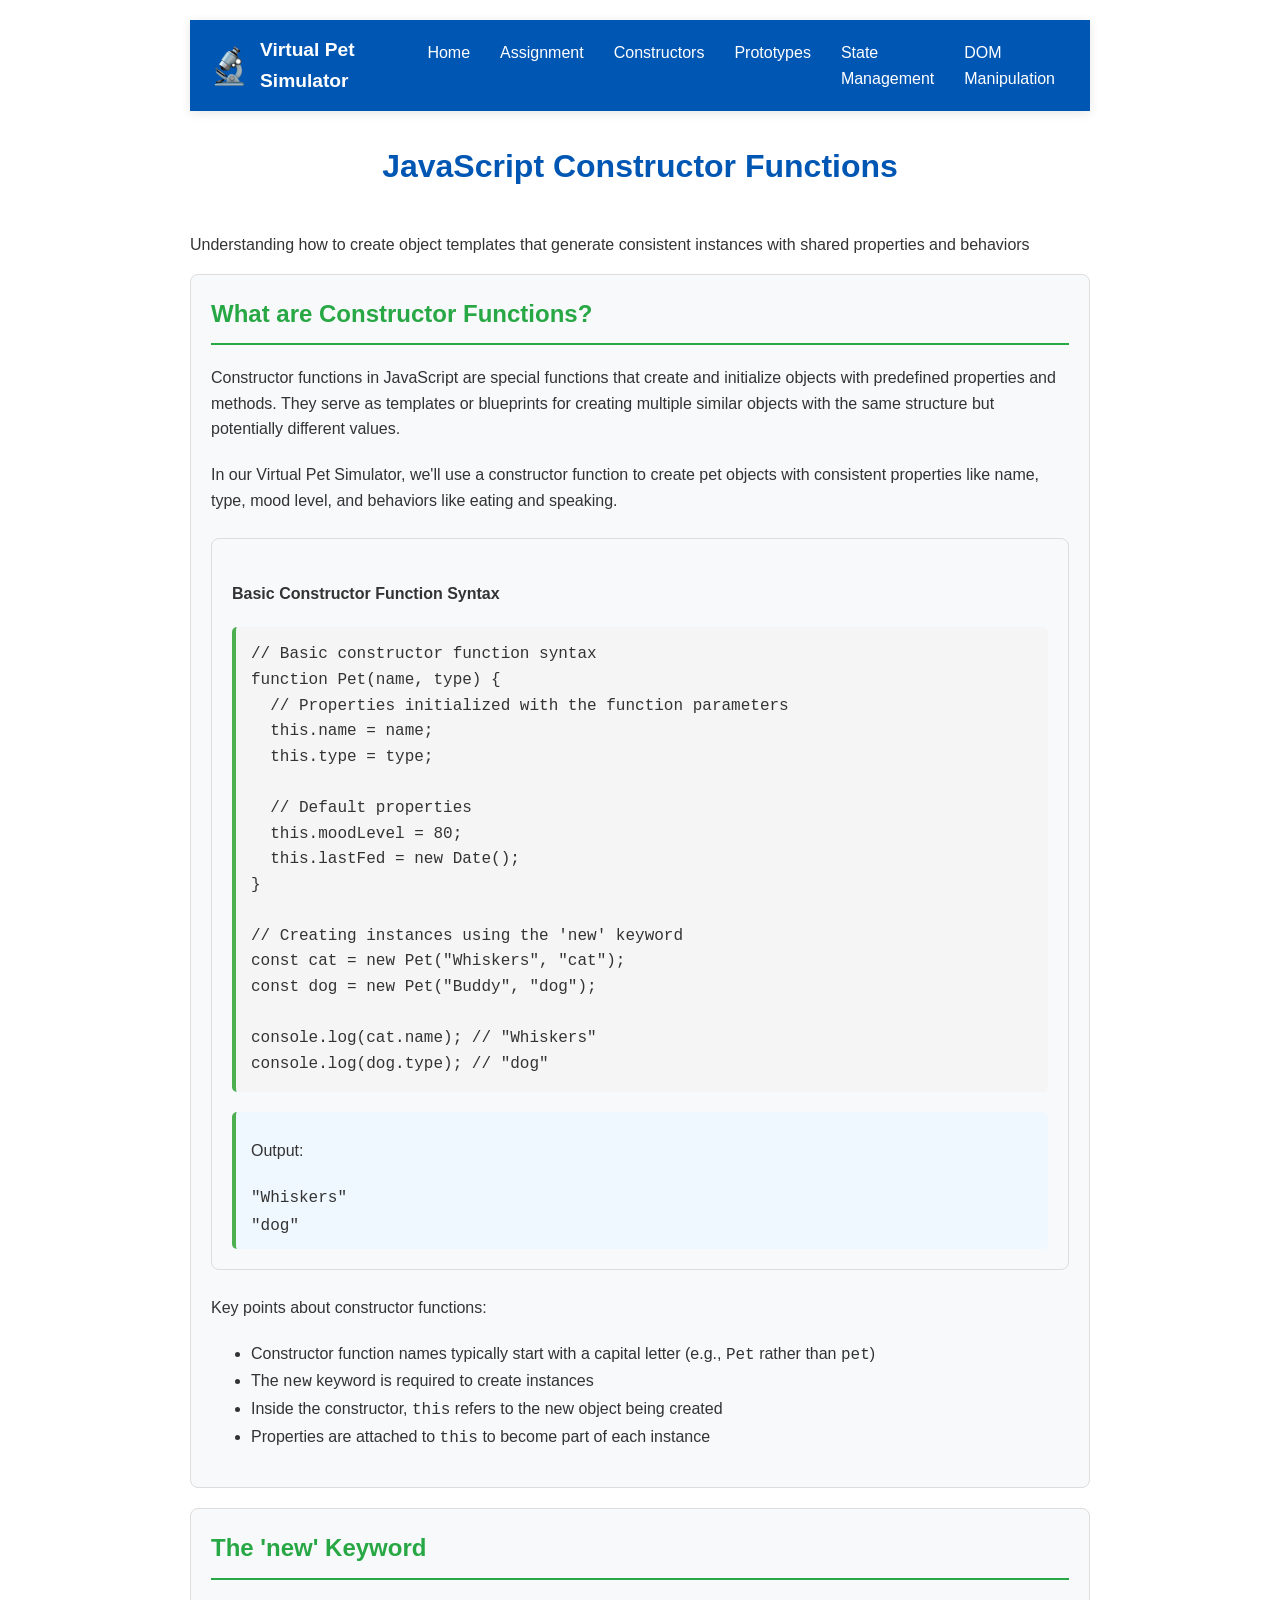
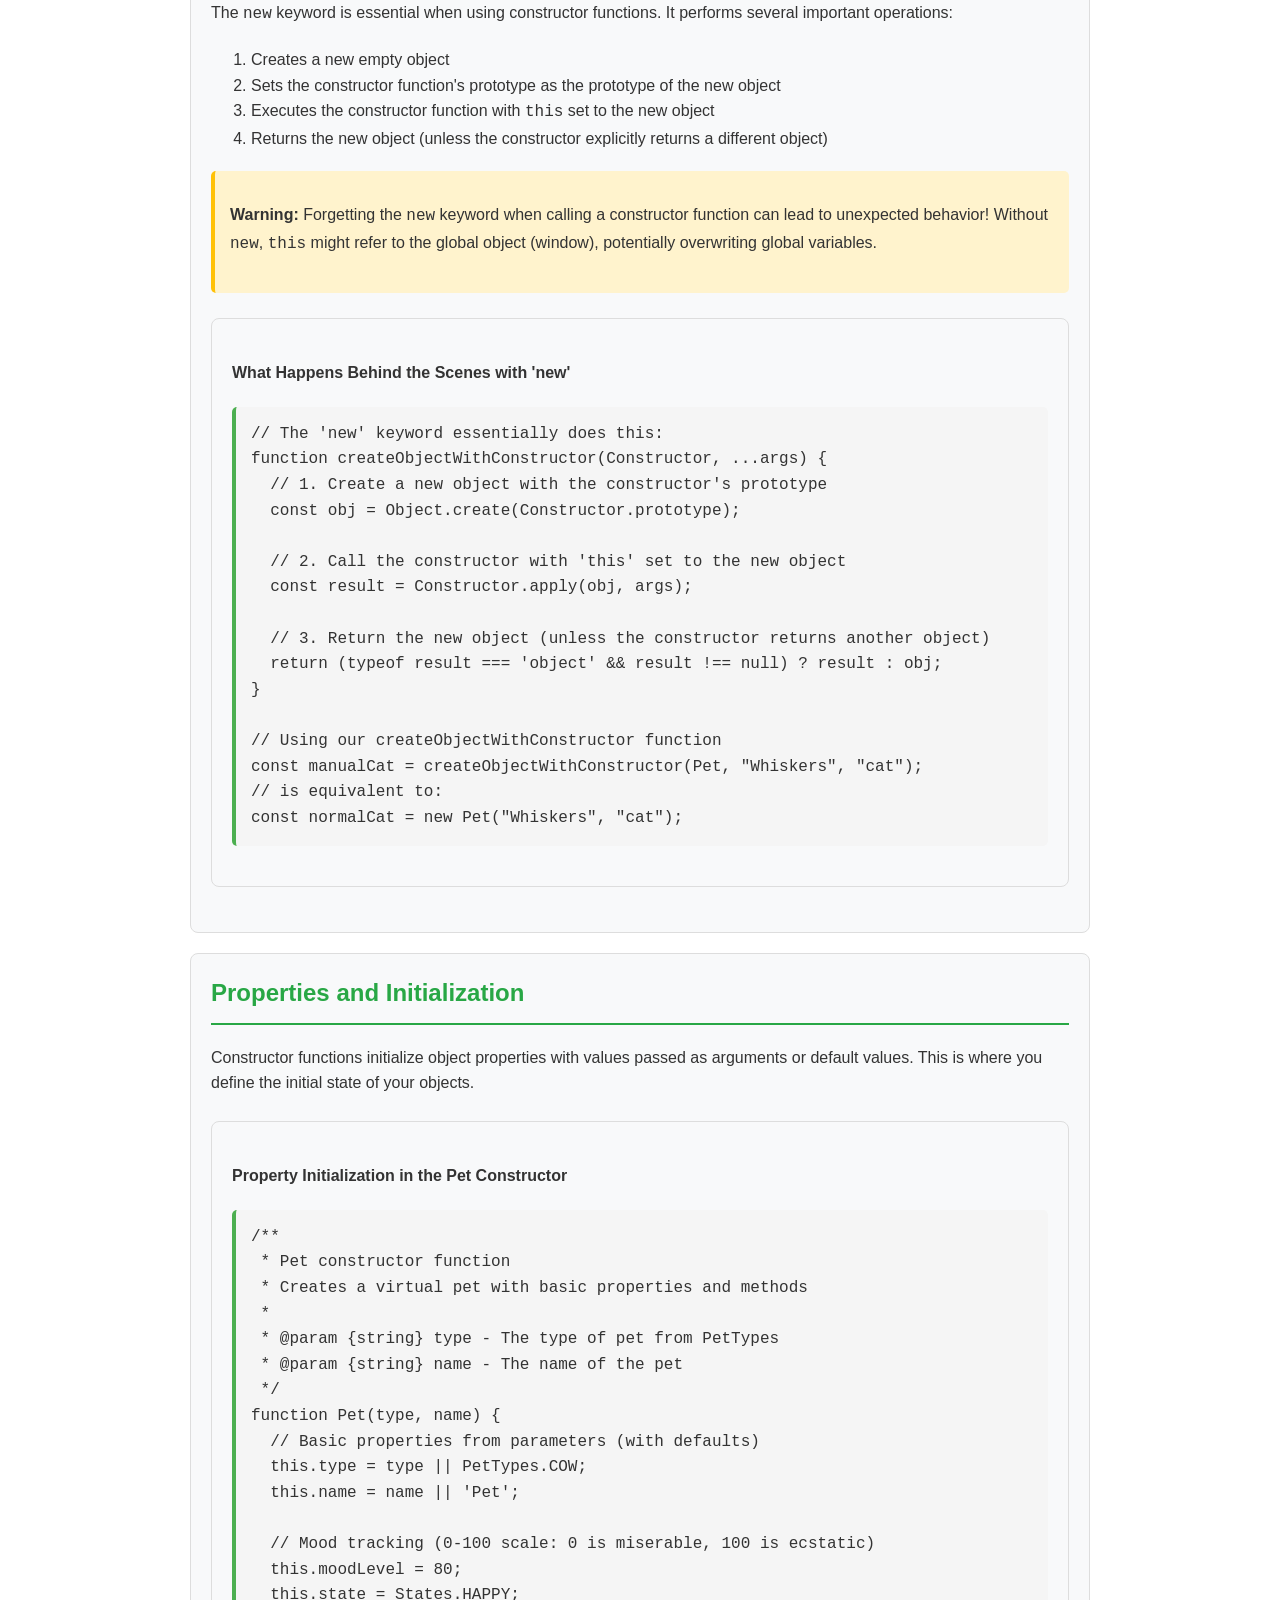
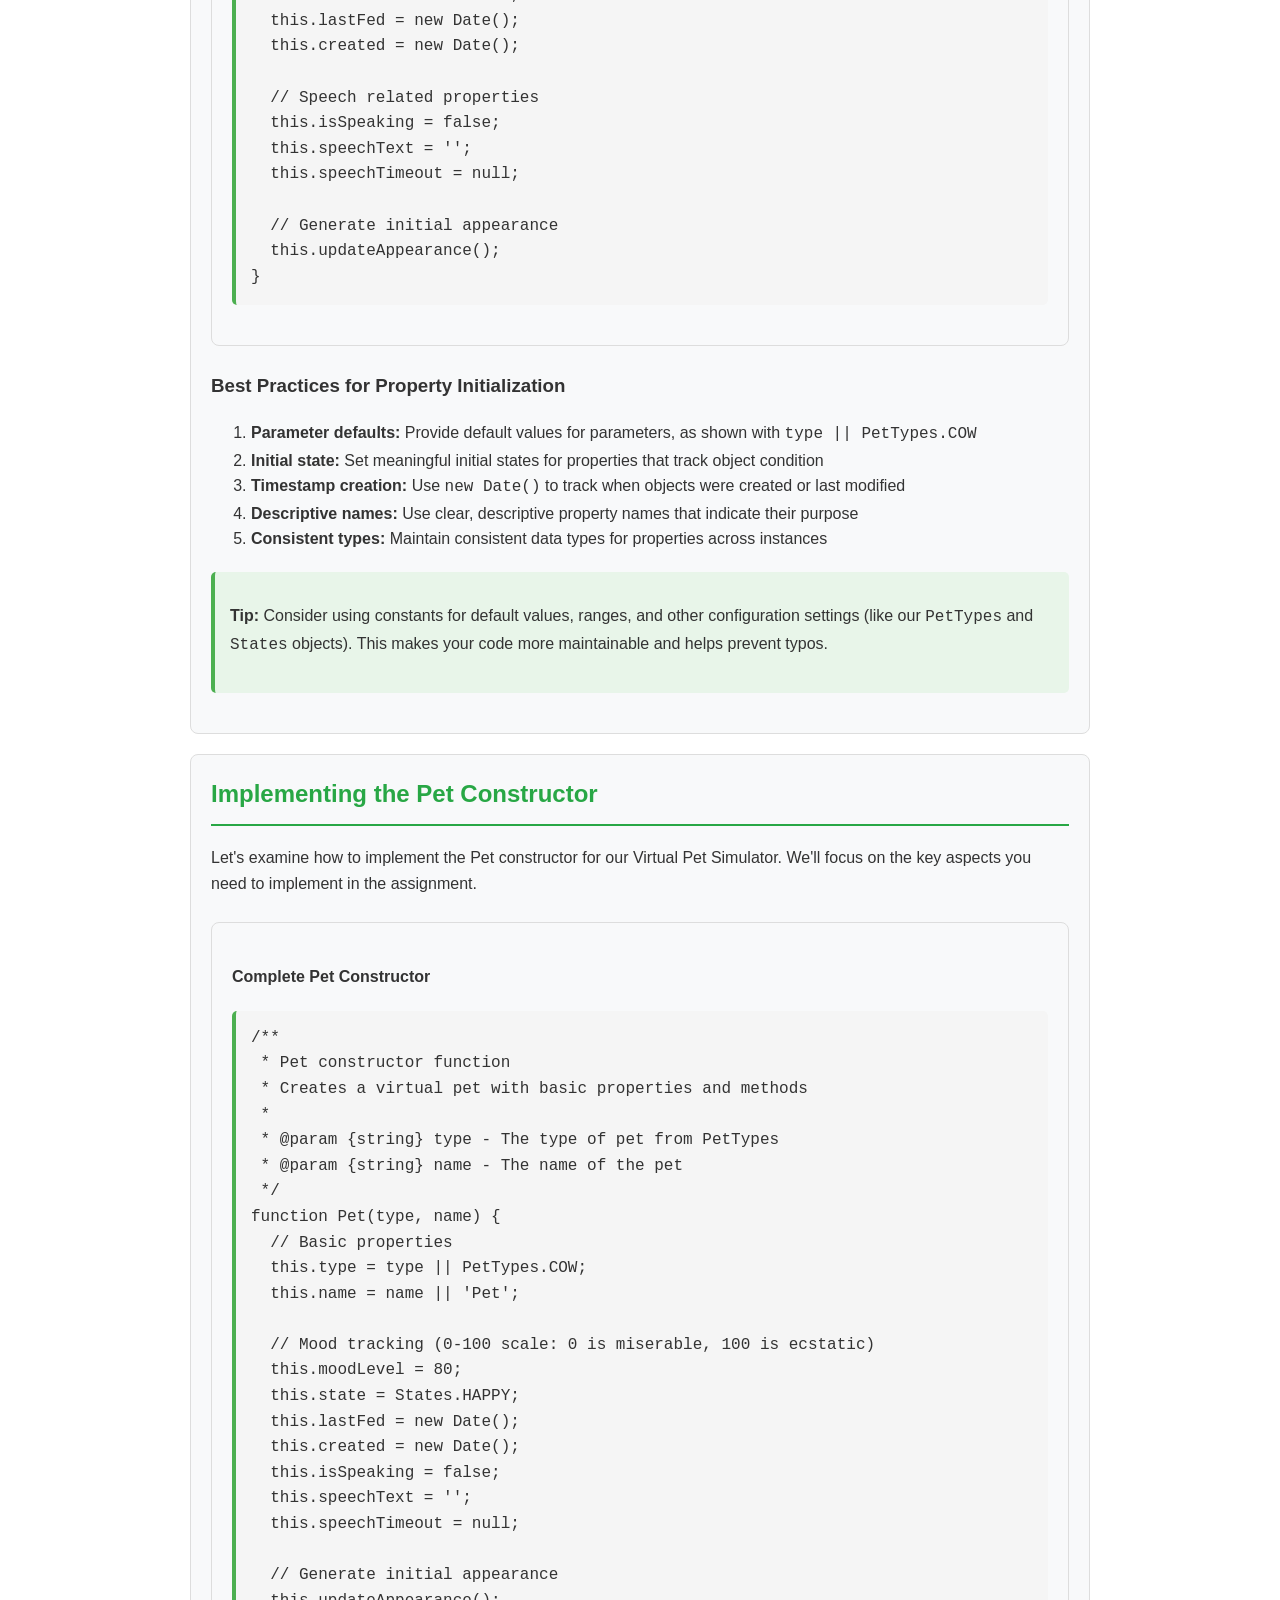
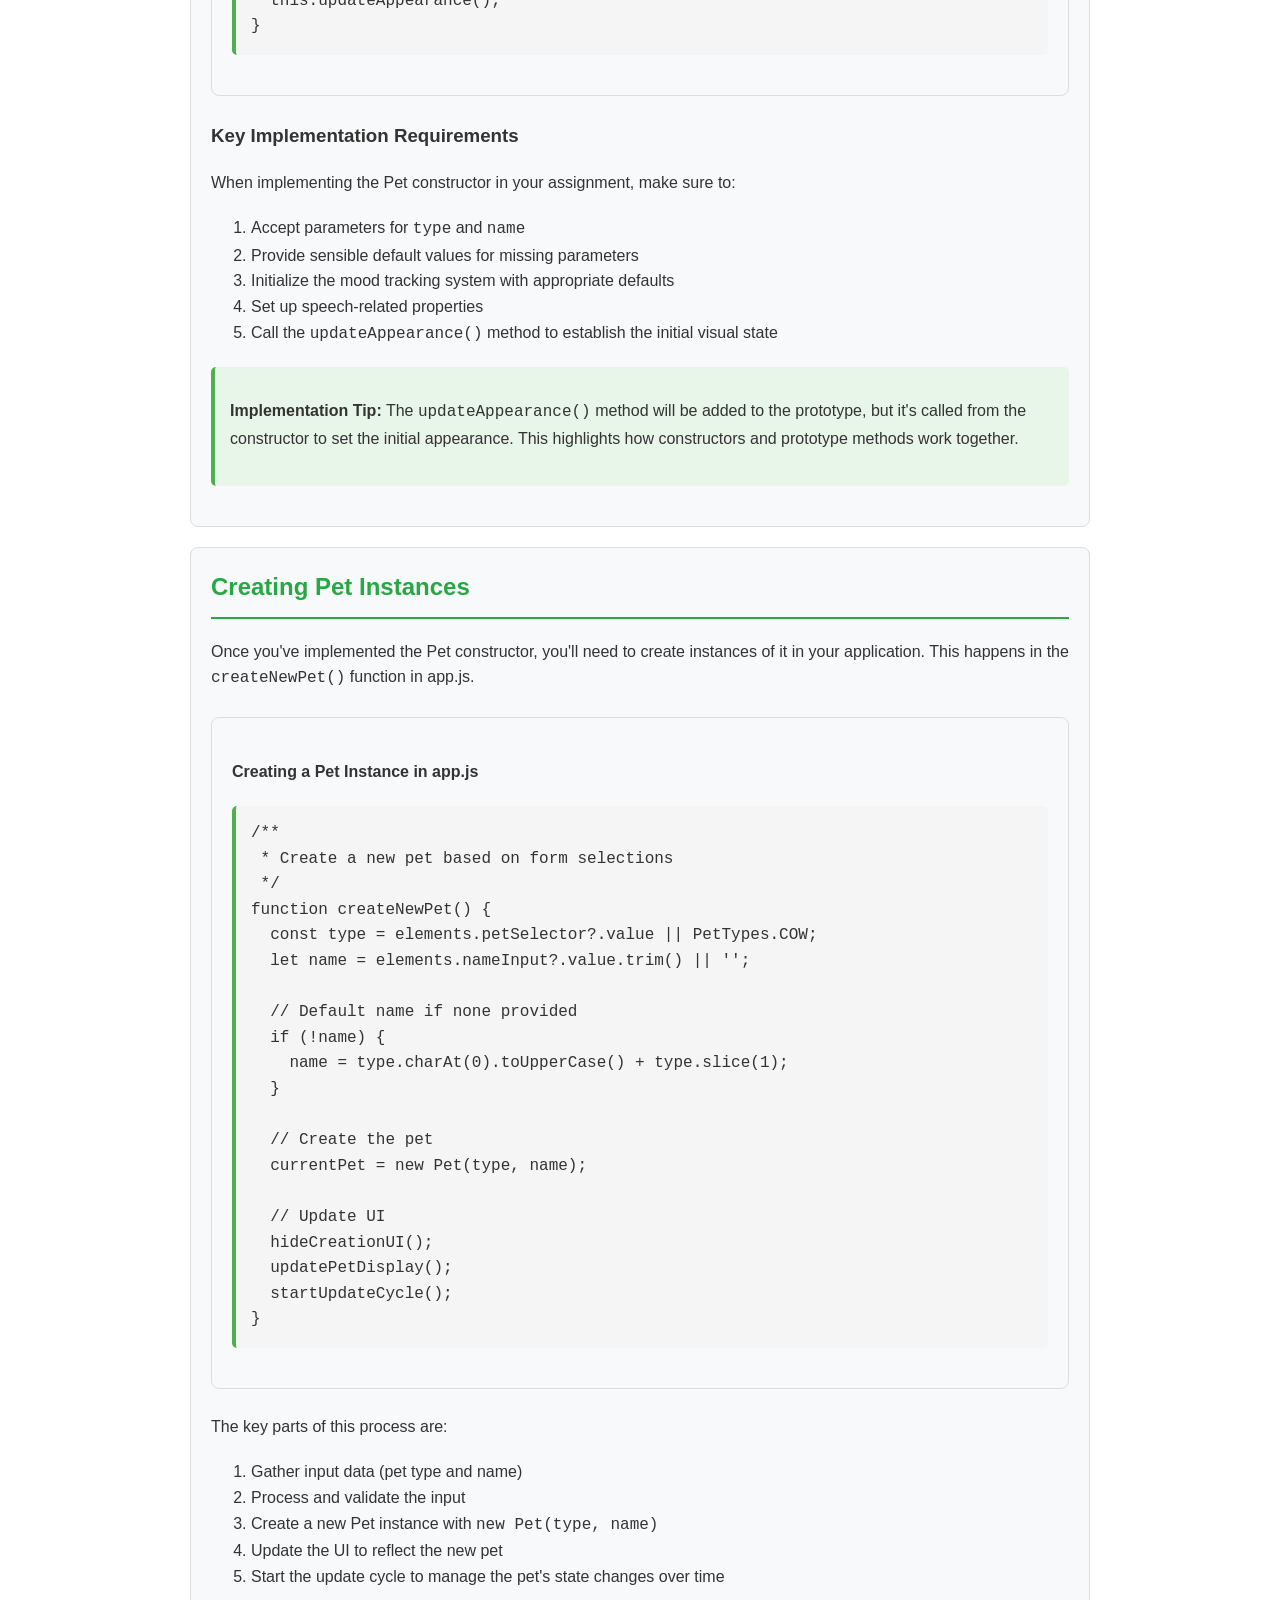
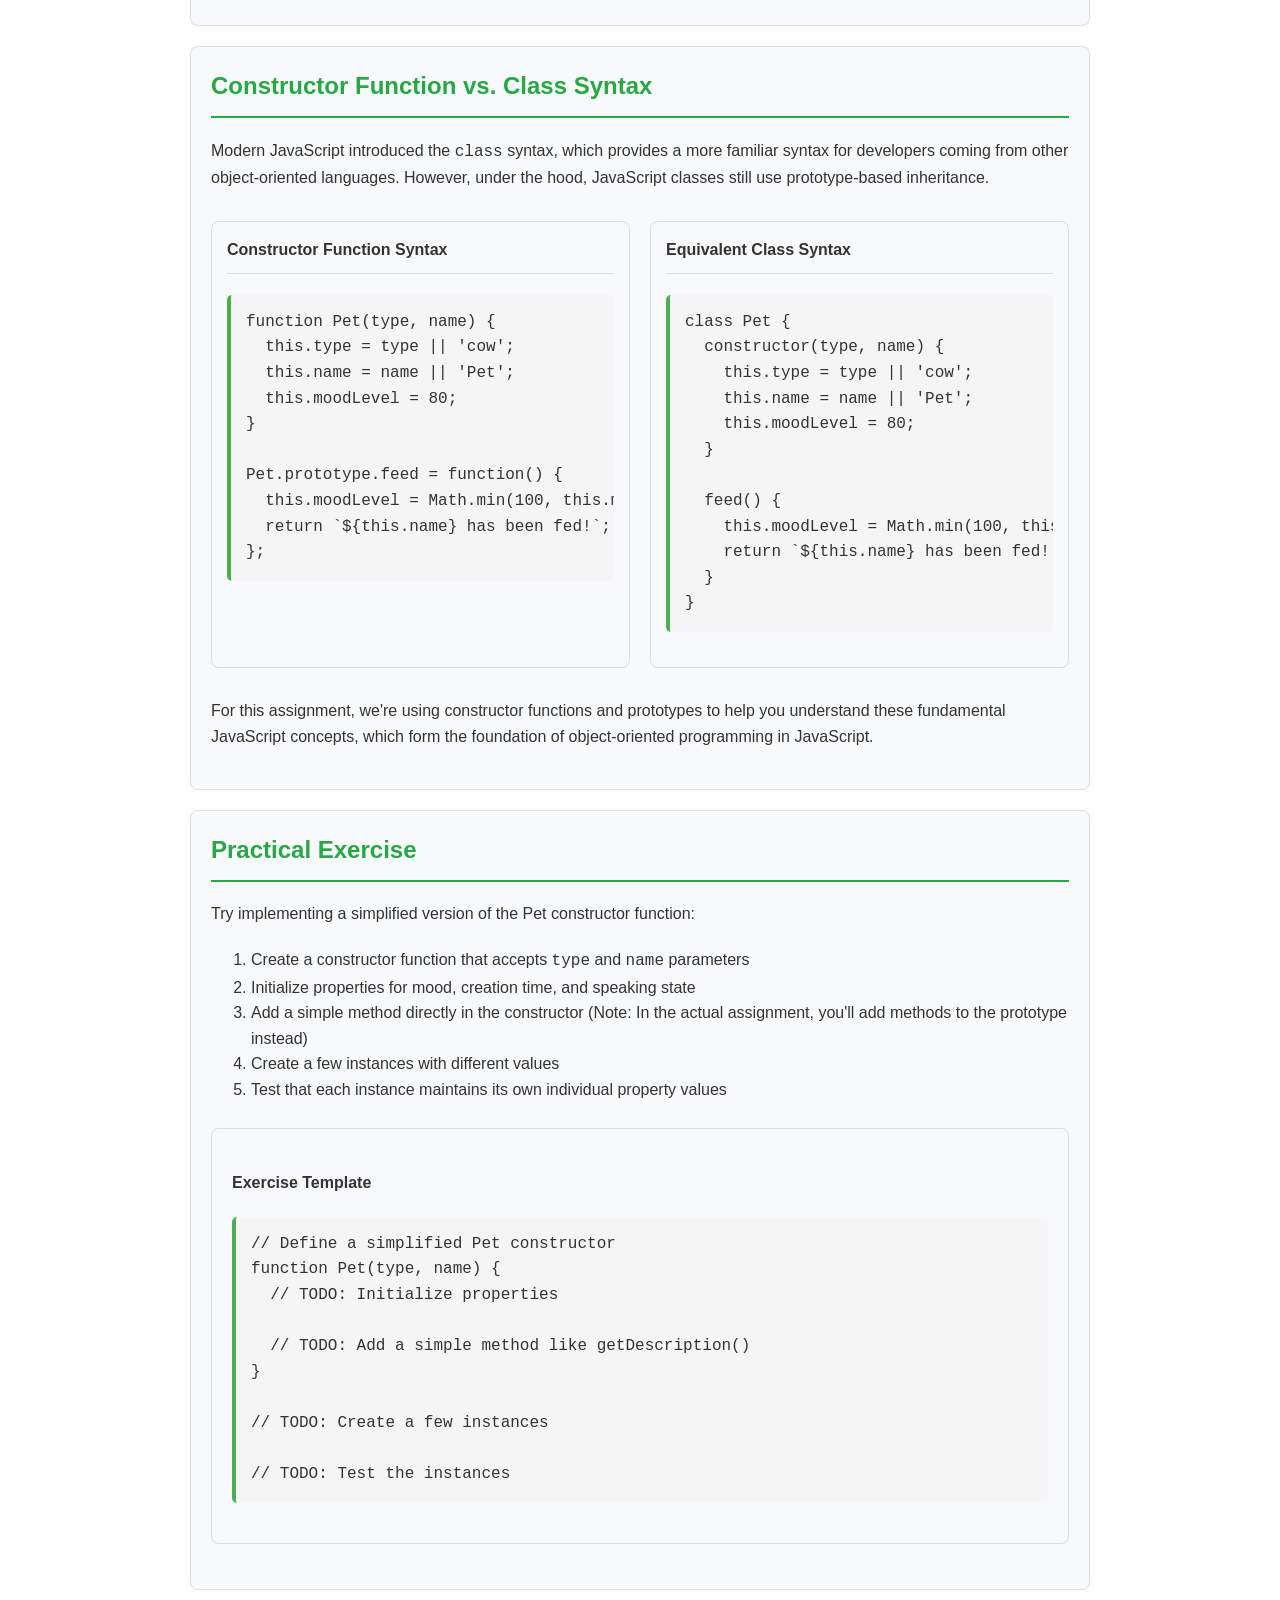
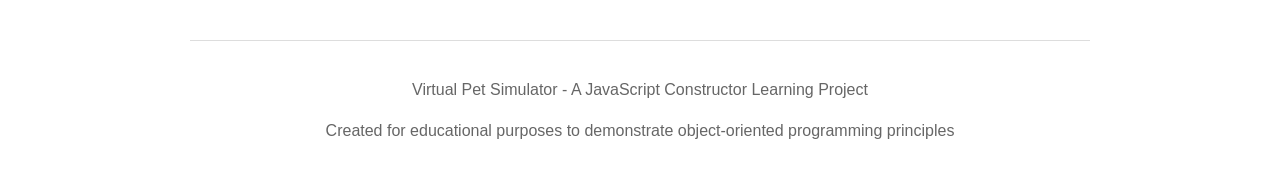
<file: docs/constructors.html>
<!DOCTYPE html>
<html lang="en">

<head>
  <meta charset="UTF-8">
  <meta name="viewport" content="width=device-width, initial-scale=1.0">
  <title>JavaScript Constructor Functions - Virtual Pet Simulator</title>
  <link rel="shortcut icon" href="./favicon.png" type="image/png">
  <link rel="stylesheet" href="header.css">
  <link rel="stylesheet" href="styles.css">
  <style>
    /* Additional styles for this tutorial */
    pre {
      background-color: #f5f5f5;
      padding: 15px;
      border-radius: 5px;
      overflow-x: auto;
      margin: 20px 0;
      border-left: 4px solid #4caf50;
    }

    code {
      font-family: 'Courier New', Courier, monospace;
    }

    .code-sample {
      background-color: #f8f9fa;
      padding: 20px;
      border-radius: 8px;
      margin: 25px 0;
      border: 1px solid #ddd;
    }

    .output {
      background-color: #f0f8ff;
      padding: 10px 15px;
      border-radius: 5px;
      margin-top: 10px;
      border-left: 4px solid #4caf50;
    }

    .tip {
      background-color: #e8f5e9;
      padding: 15px;
      border-radius: 5px;
      margin: 20px 0;
      border-left: 4px solid #4caf50;
    }

    .warning {
      background-color: #fff3cd;
      padding: 15px;
      border-radius: 5px;
      margin: 20px 0;
      border-left: 4px solid #ffc107;
    }

    .example-comparison {
      display: flex;
      flex-wrap: wrap;
      gap: 20px;
      margin: 30px 0;
    }

    .example-box {
      flex: 1;
      min-width: 300px;
      border: 1px solid #ddd;
      border-radius: 8px;
      padding: 15px;
    }

    .example-box h4 {
      margin-top: 0;
      border-bottom: 1px solid #ddd;
      padding-bottom: 10px;
    }

    .highlight {
      background-color: #ffffcc;
      padding: 2px 4px;
    }

    .diagram {
      max-width: 100%;
      margin: 20px auto;
      display: block;
    }
  </style>
</head>

<body>
  <header class="site-header">
    <div class="container">
      <nav class="site-nav">
        <div class="logo">
          <a href="index.html">
            <img src="./favicon.png" alt="pet icon" class="logo-img">
            <span>Virtual Pet Simulator</span>
          </a>
        </div>
        <ul class="nav-links">
          <li><a href="index.html" class="nav-link">Home</a></li>
          <li><a href="assignment.html" class="nav-link">Assignment</a></li>
          <li><a href="constructors.html" class="nav-link">Constructors</a></li>
          <li><a href="prototypes.html" class="nav-link">Prototypes</a></li>
          <li><a href="state-management.html" class="nav-link">State Management</a></li>
          <li><a href="dom-manipulation.html" class="nav-link">DOM Manipulation</a></li>
        </ul>
      </nav>
    </div>
  </header>

  <div class="header">
    <h1>JavaScript Constructor Functions</h1>
    <p>Understanding how to create object templates that generate consistent instances with shared properties and behaviors</p>
  </div>

  <div class="card">
    <h2>What are Constructor Functions?</h2>

    <p>Constructor functions in JavaScript are special functions that create and initialize objects with predefined properties and methods. They serve as templates or blueprints for creating multiple similar objects with the same structure but potentially different values.</p>

    <p>In our Virtual Pet Simulator, we'll use a constructor function to create pet objects with consistent properties like name, type, mood level, and behaviors like eating and speaking.</p>

    <div class="code-sample">
      <h4>Basic Constructor Function Syntax</h4>
      <pre><code>// Basic constructor function syntax
function Pet(name, type) {
  // Properties initialized with the function parameters
  this.name = name;
  this.type = type;
  
  // Default properties
  this.moodLevel = 80;
  this.lastFed = new Date();
}

// Creating instances using the 'new' keyword
const cat = new Pet("Whiskers", "cat");
const dog = new Pet("Buddy", "dog");

console.log(cat.name); // "Whiskers"
console.log(dog.type); // "dog"</code></pre>
      <div class="output">
        <p>Output:</p>
        <code>"Whiskers"<br>"dog"</code>
      </div>
    </div>

    <p>Key points about constructor functions:</p>
    <ul>
      <li>Constructor function names typically start with a capital letter (e.g., <code>Pet</code> rather than <code>pet</code>)</li>
      <li>The <code>new</code> keyword is required to create instances</li>
      <li>Inside the constructor, <code>this</code> refers to the new object being created</li>
      <li>Properties are attached to <code>this</code> to become part of each instance</li>
    </ul>
  </div>

  <div class="card">
    <h2>The 'new' Keyword</h2>

    <p>The <code>new</code> keyword is essential when using constructor functions. It performs several important operations:</p>

    <ol>
      <li>Creates a new empty object</li>
      <li>Sets the constructor function's prototype as the prototype of the new object</li>
      <li>Executes the constructor function with <code>this</code> set to the new object</li>
      <li>Returns the new object (unless the constructor explicitly returns a different object)</li>
    </ol>

    <div class="warning">
      <p><strong>Warning:</strong> Forgetting the <code>new</code> keyword when calling a constructor function can lead to unexpected behavior! Without <code>new</code>, <code>this</code> might refer to the global object (window), potentially overwriting global variables.</p>
    </div>

    <div class="code-sample">
      <h4>What Happens Behind the Scenes with 'new'</h4>
      <pre><code>// The 'new' keyword essentially does this:
function createObjectWithConstructor(Constructor, ...args) {
  // 1. Create a new object with the constructor's prototype
  const obj = Object.create(Constructor.prototype);
  
  // 2. Call the constructor with 'this' set to the new object
  const result = Constructor.apply(obj, args);
  
  // 3. Return the new object (unless the constructor returns another object)
  return (typeof result === 'object' && result !== null) ? result : obj;
}

// Using our createObjectWithConstructor function
const manualCat = createObjectWithConstructor(Pet, "Whiskers", "cat");
// is equivalent to:
const normalCat = new Pet("Whiskers", "cat");</code></pre>
    </div>
  </div>

  <div class="card">
    <h2>Properties and Initialization</h2>

    <p>Constructor functions initialize object properties with values passed as arguments or default values. This is where you define the initial state of your objects.</p>

    <div class="code-sample">
      <h4>Property Initialization in the Pet Constructor</h4>
      <pre><code>/**
 * Pet constructor function
 * Creates a virtual pet with basic properties and methods
 *
 * @param {string} type - The type of pet from PetTypes
 * @param {string} name - The name of the pet
 */
function Pet(type, name) {
  // Basic properties from parameters (with defaults)
  this.type = type || PetTypes.COW;
  this.name = name || 'Pet';

  // Mood tracking (0-100 scale: 0 is miserable, 100 is ecstatic)
  this.moodLevel = 80;
  this.state = States.HAPPY;
  this.lastFed = new Date();
  this.created = new Date();
  
  // Speech related properties
  this.isSpeaking = false;
  this.speechText = '';
  this.speechTimeout = null;

  // Generate initial appearance
  this.updateAppearance();
}</code></pre>
    </div>

    <h3>Best Practices for Property Initialization</h3>

    <ol>
      <li><strong>Parameter defaults:</strong> Provide default values for parameters, as shown with <code>type || PetTypes.COW</code></li>
      <li><strong>Initial state:</strong> Set meaningful initial states for properties that track object condition</li>
      <li><strong>Timestamp creation:</strong> Use <code>new Date()</code> to track when objects were created or last modified</li>
      <li><strong>Descriptive names:</strong> Use clear, descriptive property names that indicate their purpose</li>
      <li><strong>Consistent types:</strong> Maintain consistent data types for properties across instances</li>
    </ol>

    <div class="tip">
      <p><strong>Tip:</strong> Consider using constants for default values, ranges, and other configuration settings (like our <code>PetTypes</code> and <code>States</code> objects). This makes your code more maintainable and helps prevent typos.</p>
    </div>
  </div>

  <div class="card">
    <h2>Implementing the Pet Constructor</h2>

    <p>Let's examine how to implement the Pet constructor for our Virtual Pet Simulator. We'll focus on the key aspects you need to implement in the assignment.</p>

    <div class="code-sample">
      <h4>Complete Pet Constructor</h4>
      <pre><code>/**
 * Pet constructor function
 * Creates a virtual pet with basic properties and methods
 *
 * @param {string} type - The type of pet from PetTypes
 * @param {string} name - The name of the pet
 */
function Pet(type, name) {
  // Basic properties
  this.type = type || PetTypes.COW;
  this.name = name || 'Pet';

  // Mood tracking (0-100 scale: 0 is miserable, 100 is ecstatic)
  this.moodLevel = 80;
  this.state = States.HAPPY;
  this.lastFed = new Date();
  this.created = new Date();
  this.isSpeaking = false;
  this.speechText = '';
  this.speechTimeout = null;

  // Generate initial appearance
  this.updateAppearance();
}</code></pre>
    </div>

    <h3>Key Implementation Requirements</h3>

    <p>When implementing the Pet constructor in your assignment, make sure to:</p>

    <ol>
      <li>Accept parameters for <code>type</code> and <code>name</code></li>
      <li>Provide sensible default values for missing parameters</li>
      <li>Initialize the mood tracking system with appropriate defaults</li>
      <li>Set up speech-related properties</li>
      <li>Call the <code>updateAppearance()</code> method to establish the initial visual state</li>
    </ol>

    <div class="tip">
      <p><strong>Implementation Tip:</strong> The <code>updateAppearance()</code> method will be added to the prototype, but it's called from the constructor to set the initial appearance. This highlights how constructors and prototype methods work together.</p>
    </div>
  </div>

  <div class="card">
    <h2>Creating Pet Instances</h2>

    <p>Once you've implemented the Pet constructor, you'll need to create instances of it in your application. This happens in the <code>createNewPet()</code> function in app.js.</p>

    <div class="code-sample">
      <h4>Creating a Pet Instance in app.js</h4>
      <pre><code>/**
 * Create a new pet based on form selections
 */
function createNewPet() {
  const type = elements.petSelector?.value || PetTypes.COW;
  let name = elements.nameInput?.value.trim() || '';

  // Default name if none provided
  if (!name) {
    name = type.charAt(0).toUpperCase() + type.slice(1);
  }

  // Create the pet
  currentPet = new Pet(type, name);

  // Update UI
  hideCreationUI();
  updatePetDisplay();
  startUpdateCycle();
}</code></pre>
    </div>

    <p>The key parts of this process are:</p>

    <ol>
      <li>Gather input data (pet type and name)</li>
      <li>Process and validate the input</li>
      <li>Create a new Pet instance with <code>new Pet(type, name)</code></li>
      <li>Update the UI to reflect the new pet</li>
      <li>Start the update cycle to manage the pet's state changes over time</li>
    </ol>
  </div>

  <div class="card">
    <h2>Constructor Function vs. Class Syntax</h2>

    <p>Modern JavaScript introduced the <code>class</code> syntax, which provides a more familiar syntax for developers coming from other object-oriented languages. However, under the hood, JavaScript classes still use prototype-based inheritance.</p>

    <div class="example-comparison">
      <div class="example-box">
        <h4>Constructor Function Syntax</h4>
        <pre><code>function Pet(type, name) {
  this.type = type || 'cow';
  this.name = name || 'Pet';
  this.moodLevel = 80;
}

Pet.prototype.feed = function() {
  this.moodLevel = Math.min(100, this.moodLevel + 20);
  return `${this.name} has been fed!`;
};</code></pre>
      </div>
      <div class="example-box">
        <h4>Equivalent Class Syntax</h4>
        <pre><code>class Pet {
  constructor(type, name) {
    this.type = type || 'cow';
    this.name = name || 'Pet';
    this.moodLevel = 80;
  }
  
  feed() {
    this.moodLevel = Math.min(100, this.moodLevel + 20);
    return `${this.name} has been fed!`;
  }
}</code></pre>
      </div>
    </div>

    <p>For this assignment, we're using constructor functions and prototypes to help you understand these fundamental JavaScript concepts, which form the foundation of object-oriented programming in JavaScript.</p>
  </div>

  <div class="card">
    <h2>Practical Exercise</h2>

    <p>Try implementing a simplified version of the Pet constructor function:</p>

    <ol>
      <li>Create a constructor function that accepts <code>type</code> and <code>name</code> parameters</li>
      <li>Initialize properties for mood, creation time, and speaking state</li>
      <li>Add a simple method directly in the constructor (Note: In the actual assignment, you'll add methods to the prototype instead)</li>
      <li>Create a few instances with different values</li>
      <li>Test that each instance maintains its own individual property values</li>
    </ol>

    <div class="code-sample">
      <h4>Exercise Template</h4>
      <pre><code>// Define a simplified Pet constructor
function Pet(type, name) {
  // TODO: Initialize properties
  
  // TODO: Add a simple method like getDescription()
}

// TODO: Create a few instances

// TODO: Test the instances</code></pre>
    </div>
  </div>

  <div class="footer">
    <p>Virtual Pet Simulator - A JavaScript Constructor Learning Project</p>
    <p>Created for educational purposes to demonstrate object-oriented programming principles</p>
  </div>
</body>

</html>
</file>
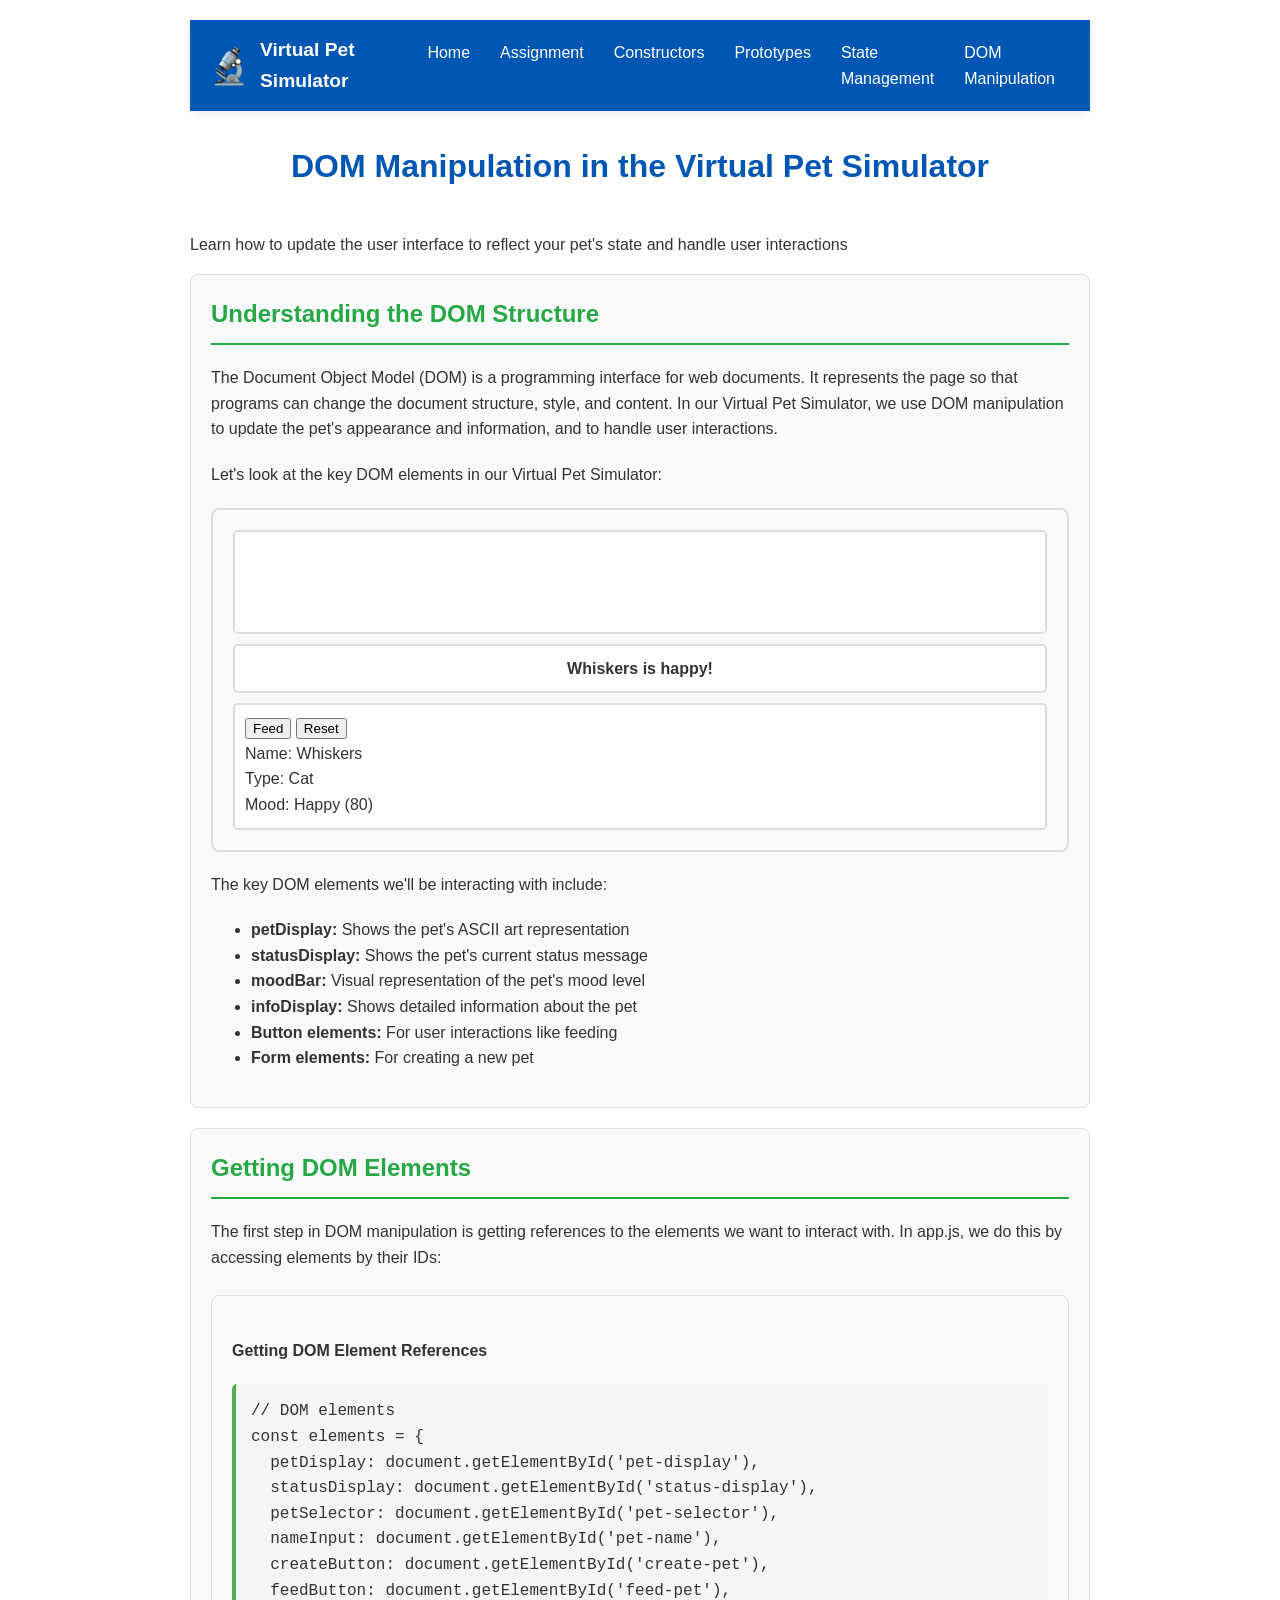
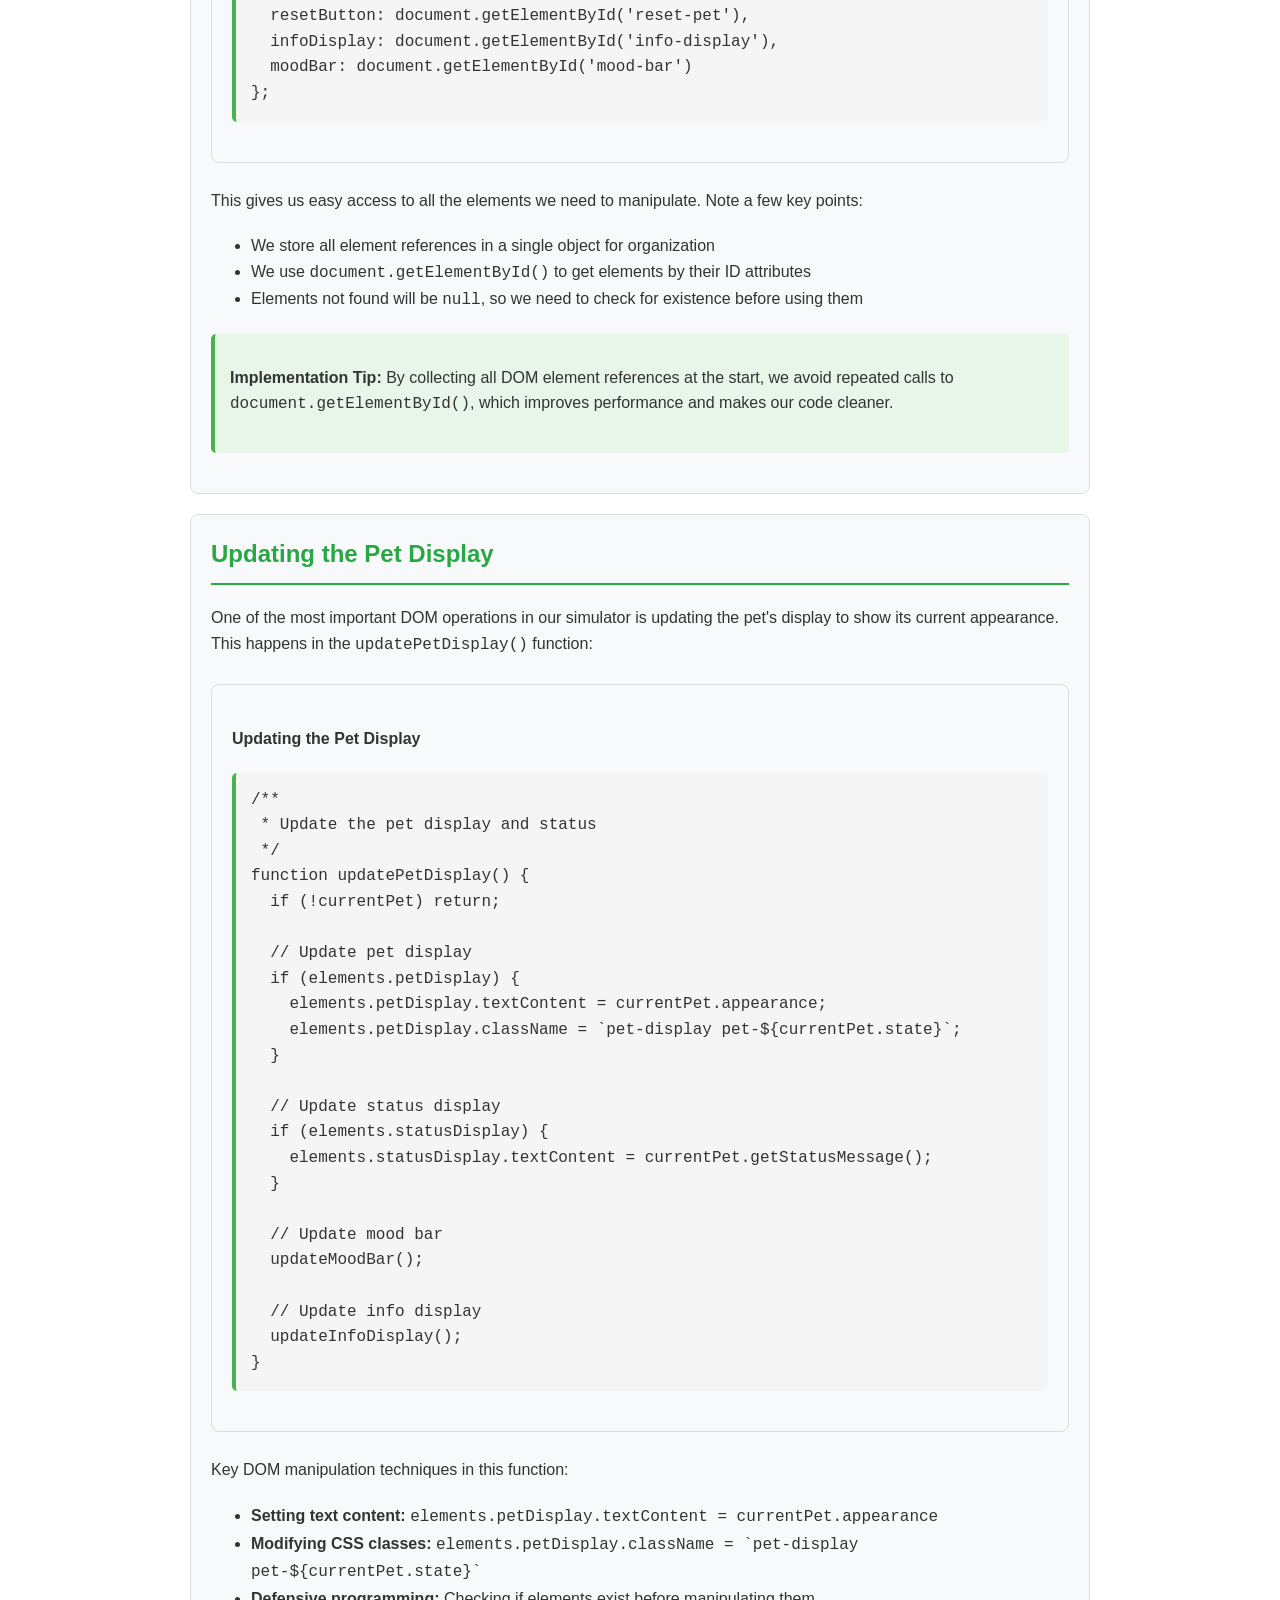
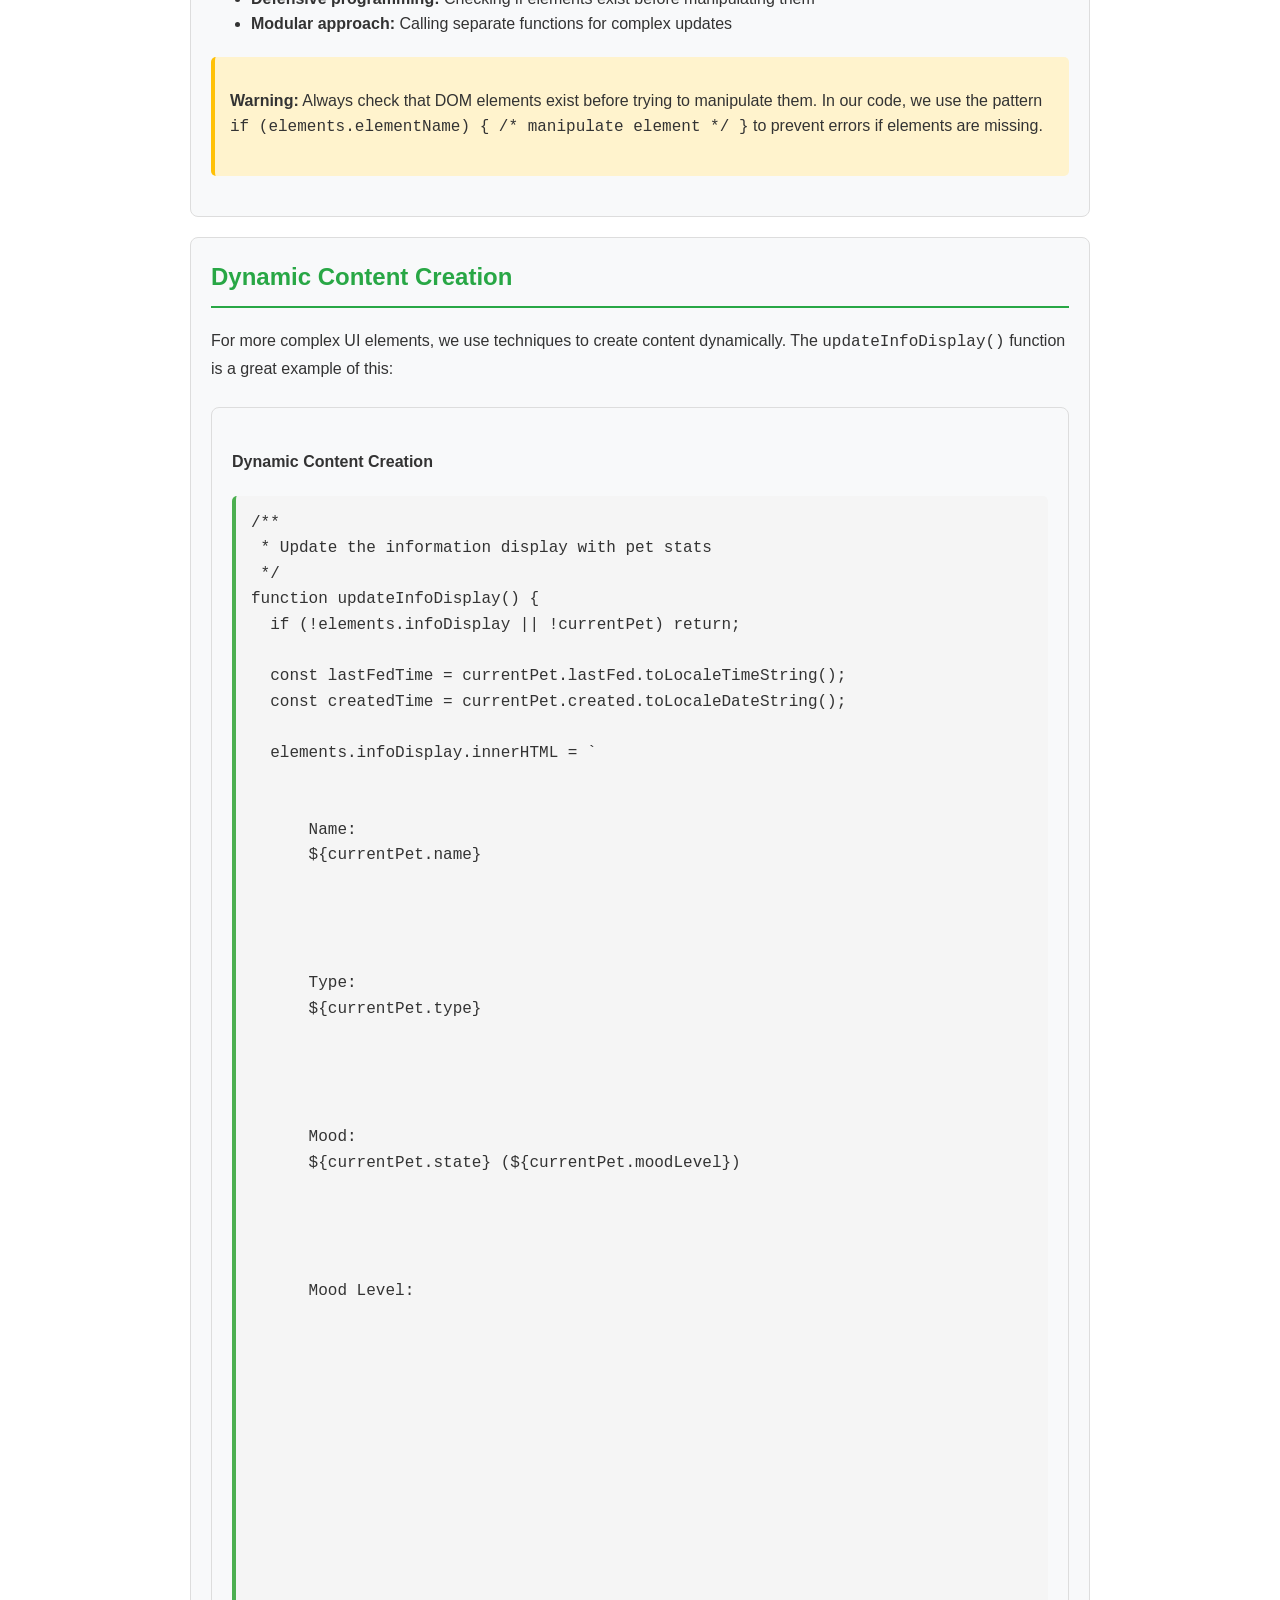
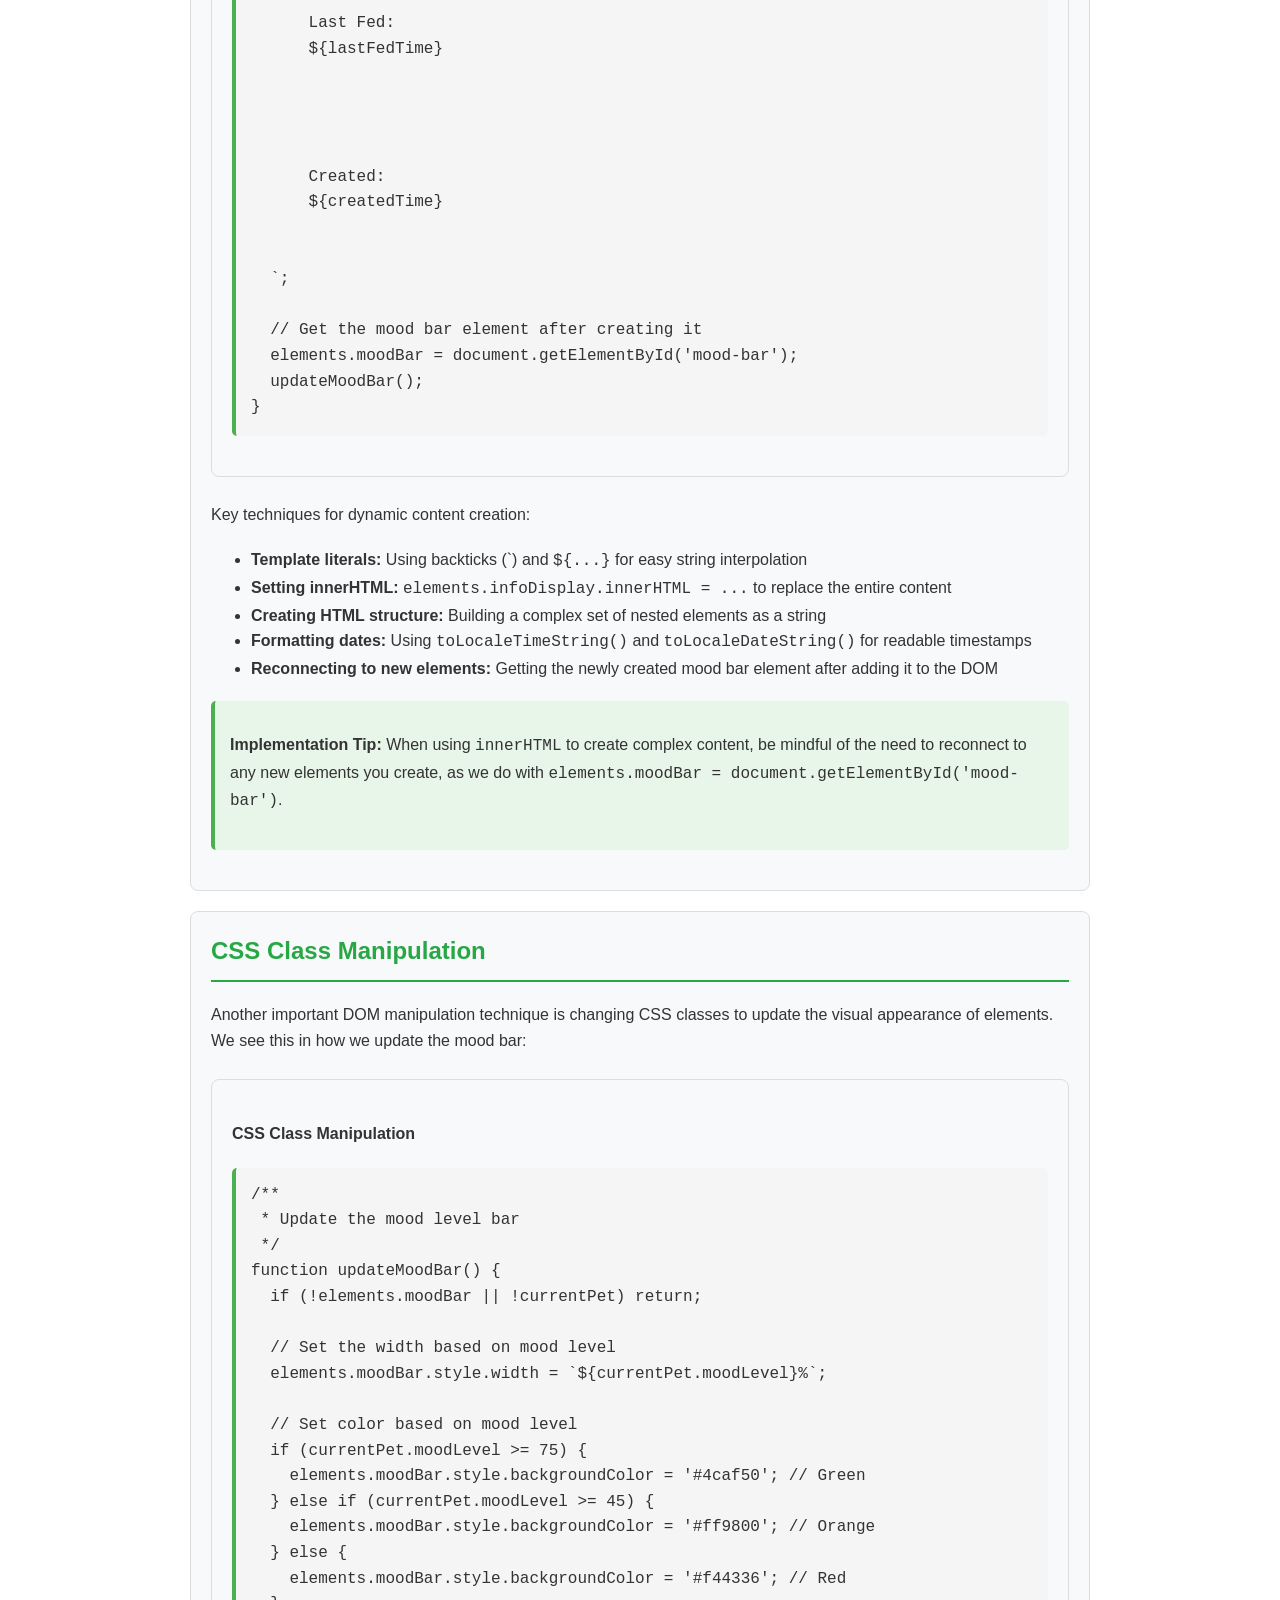
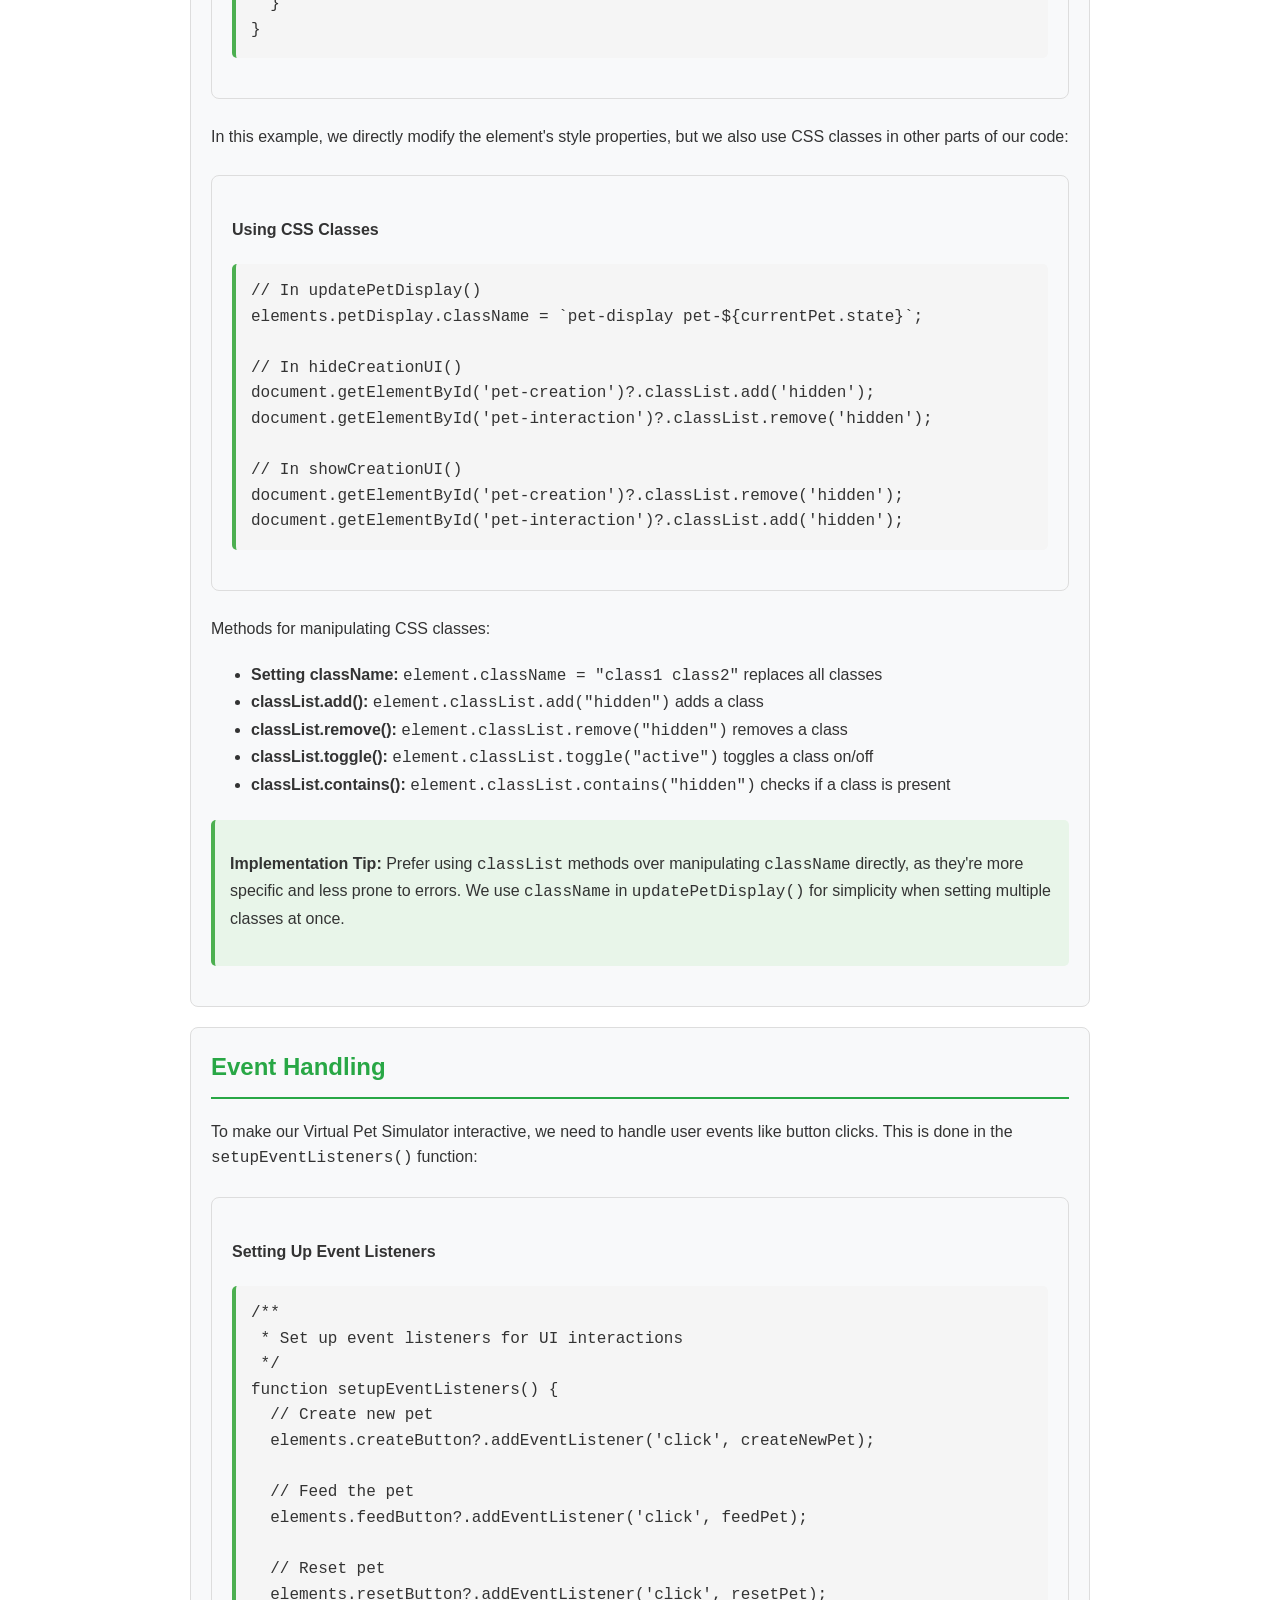
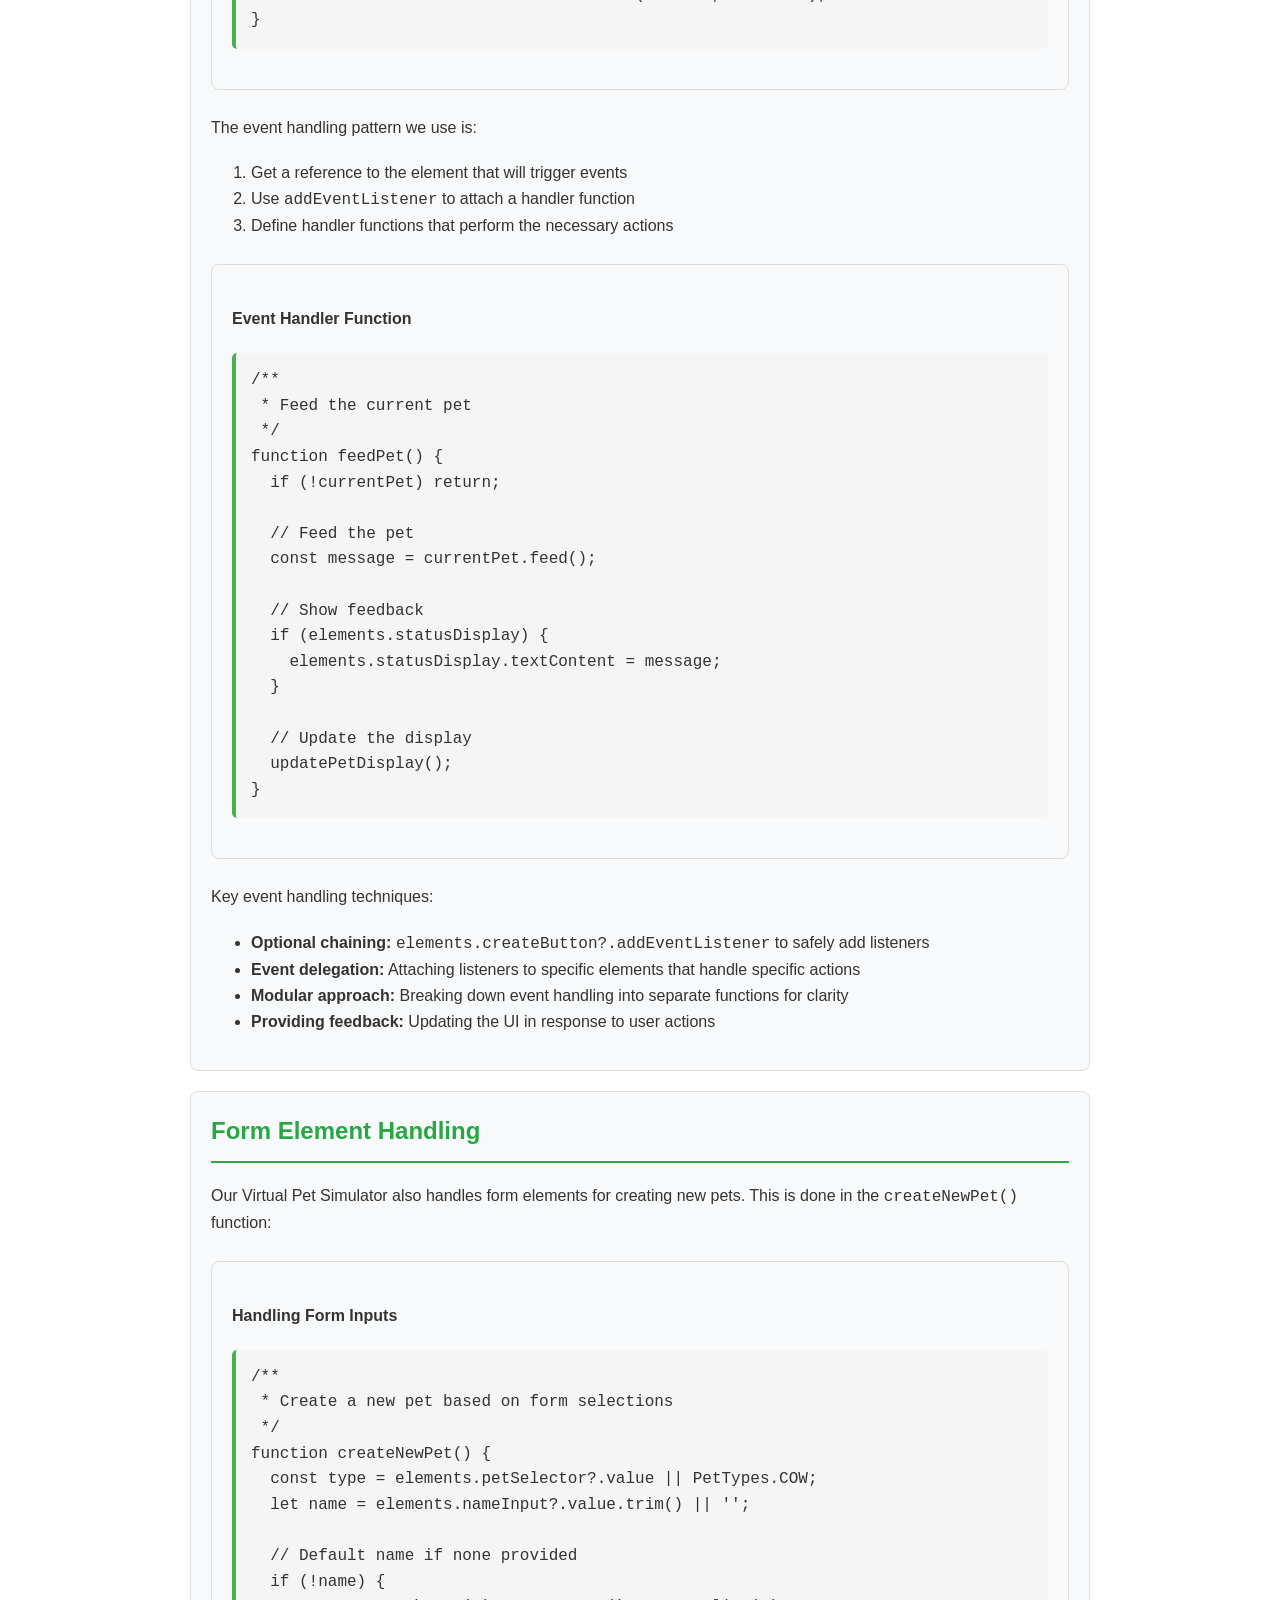
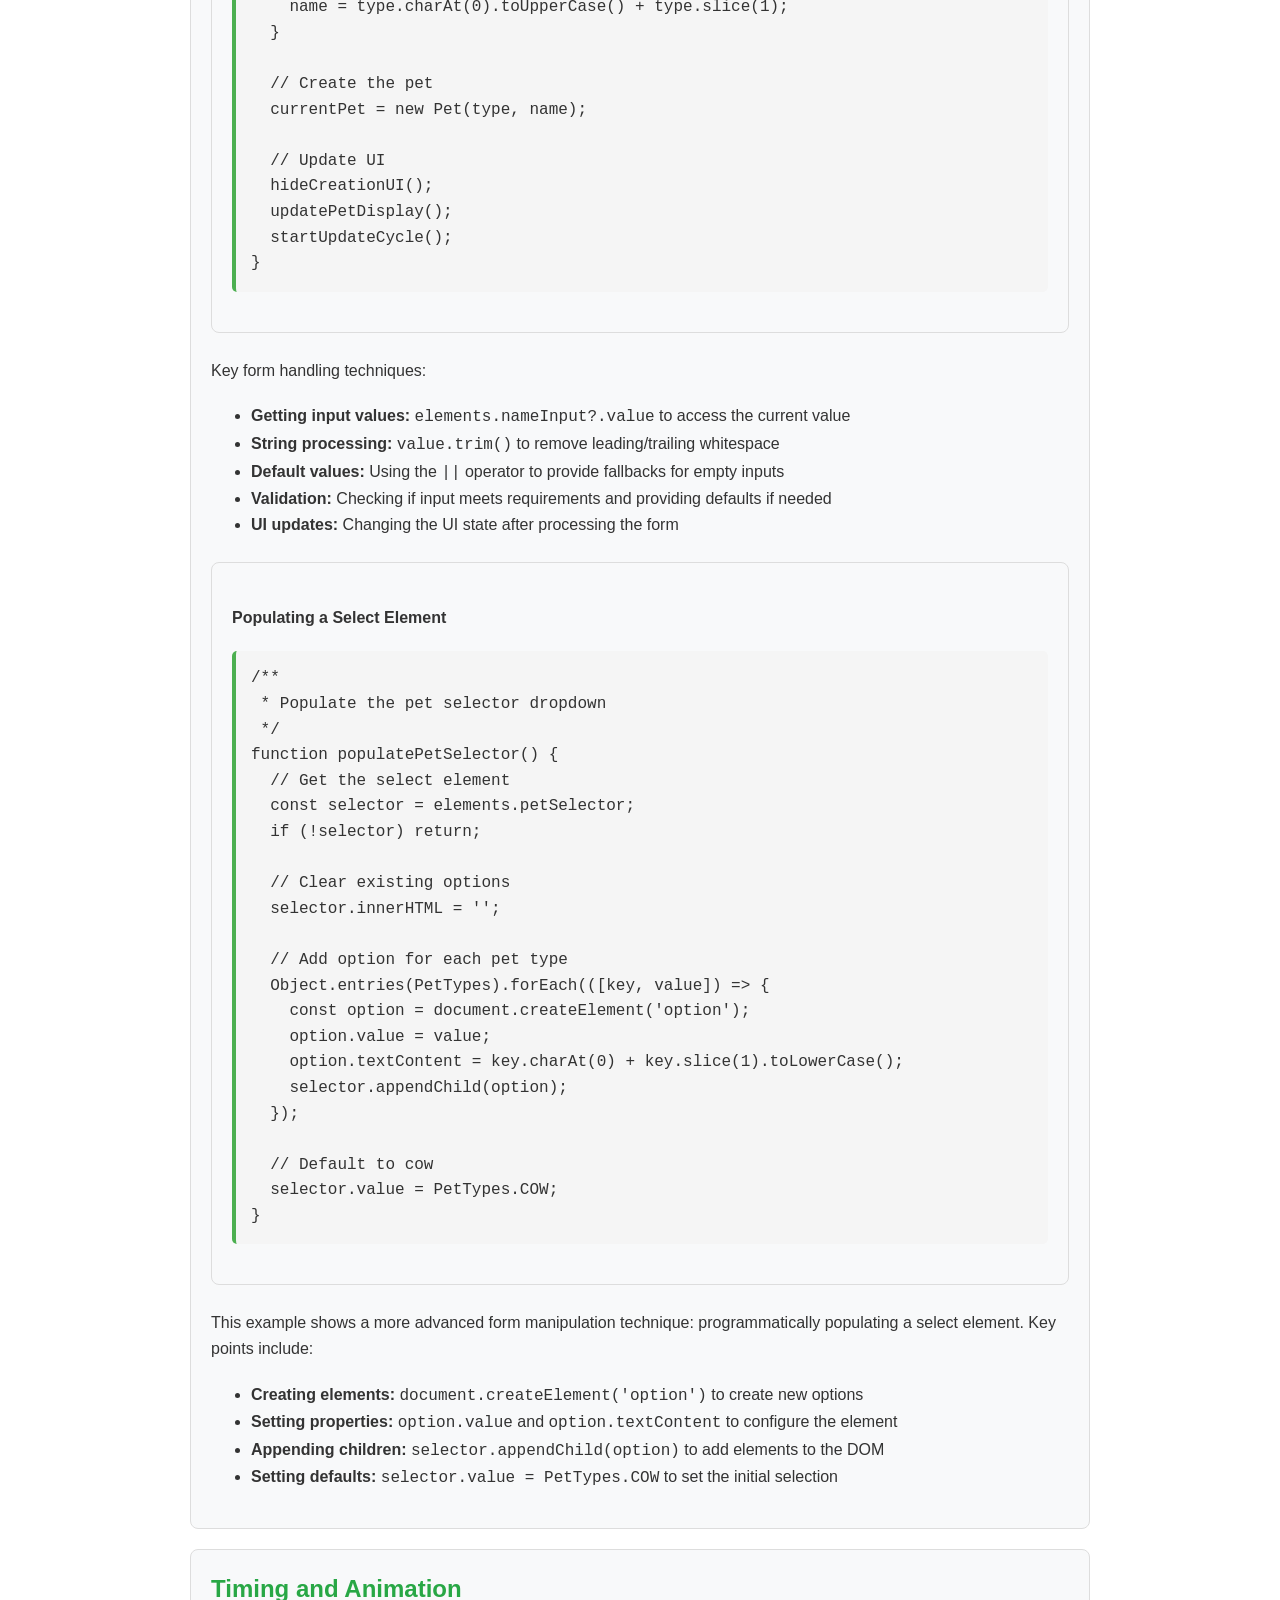
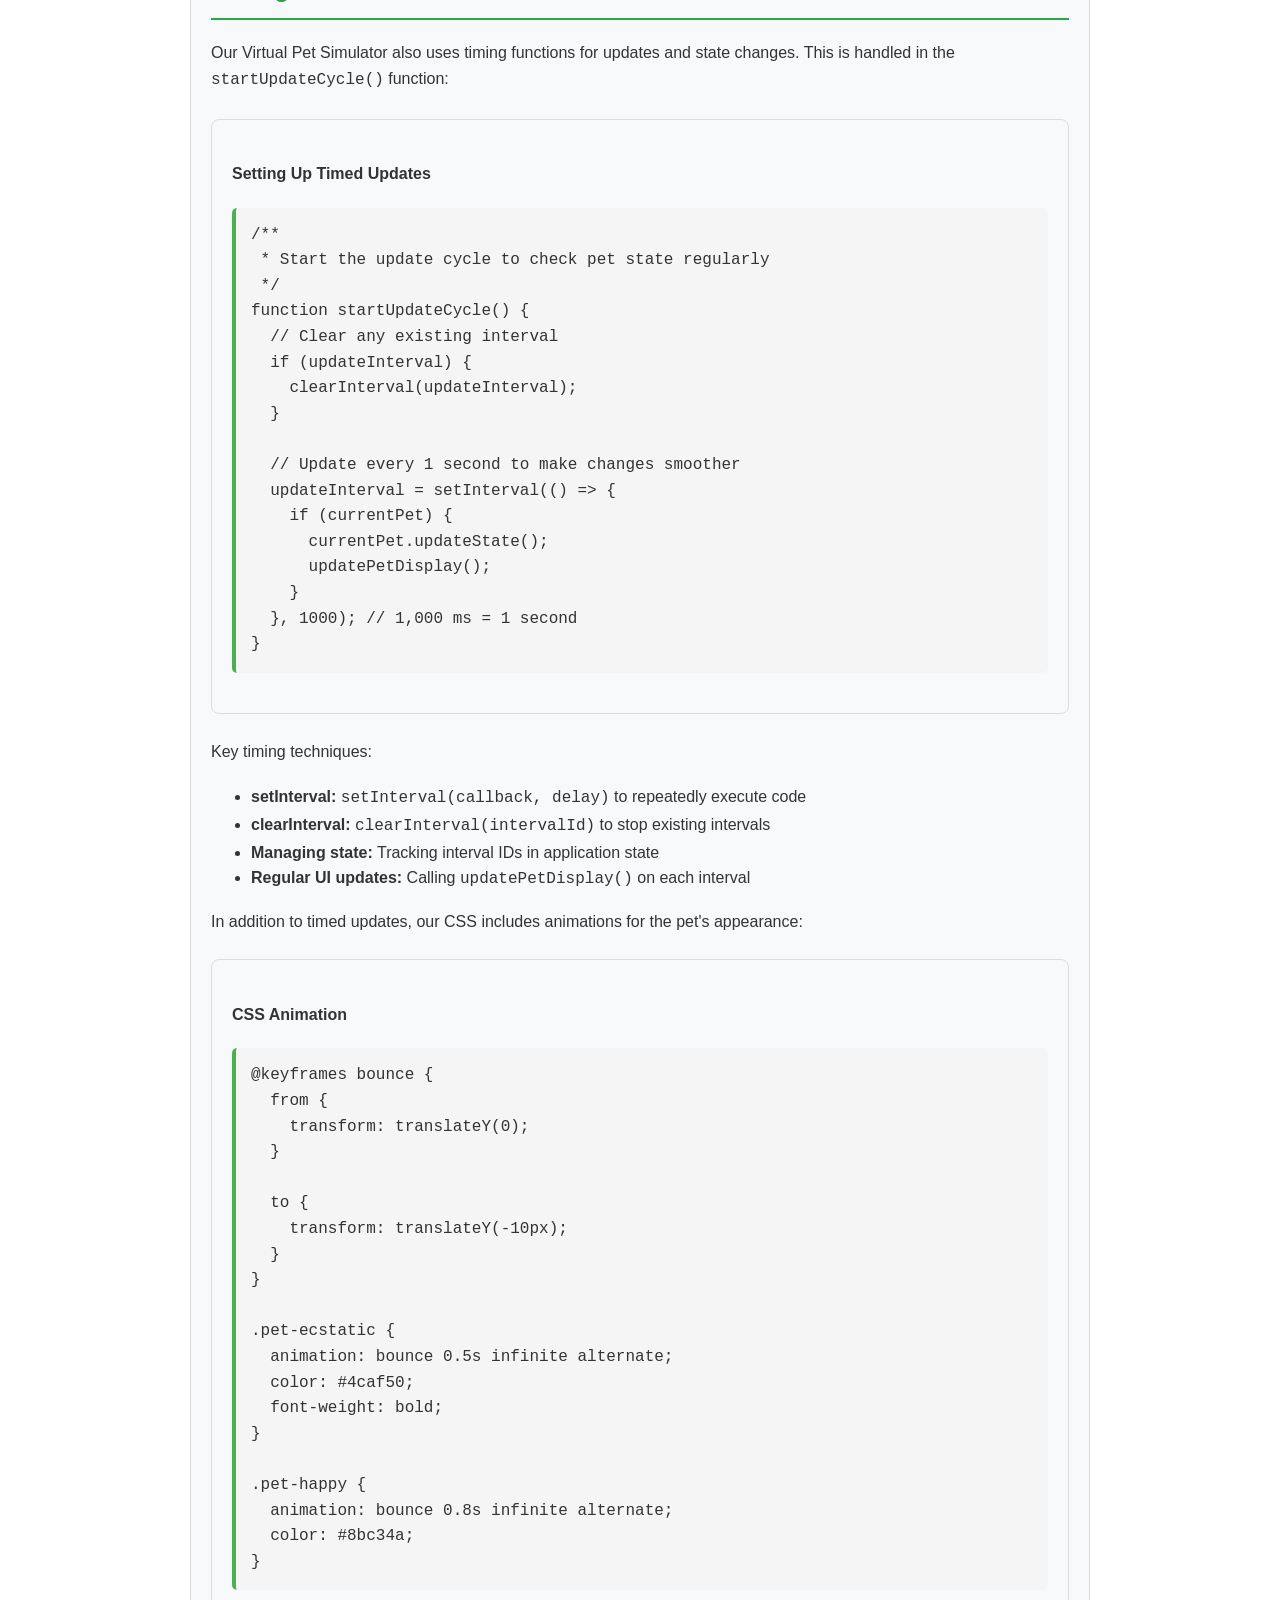
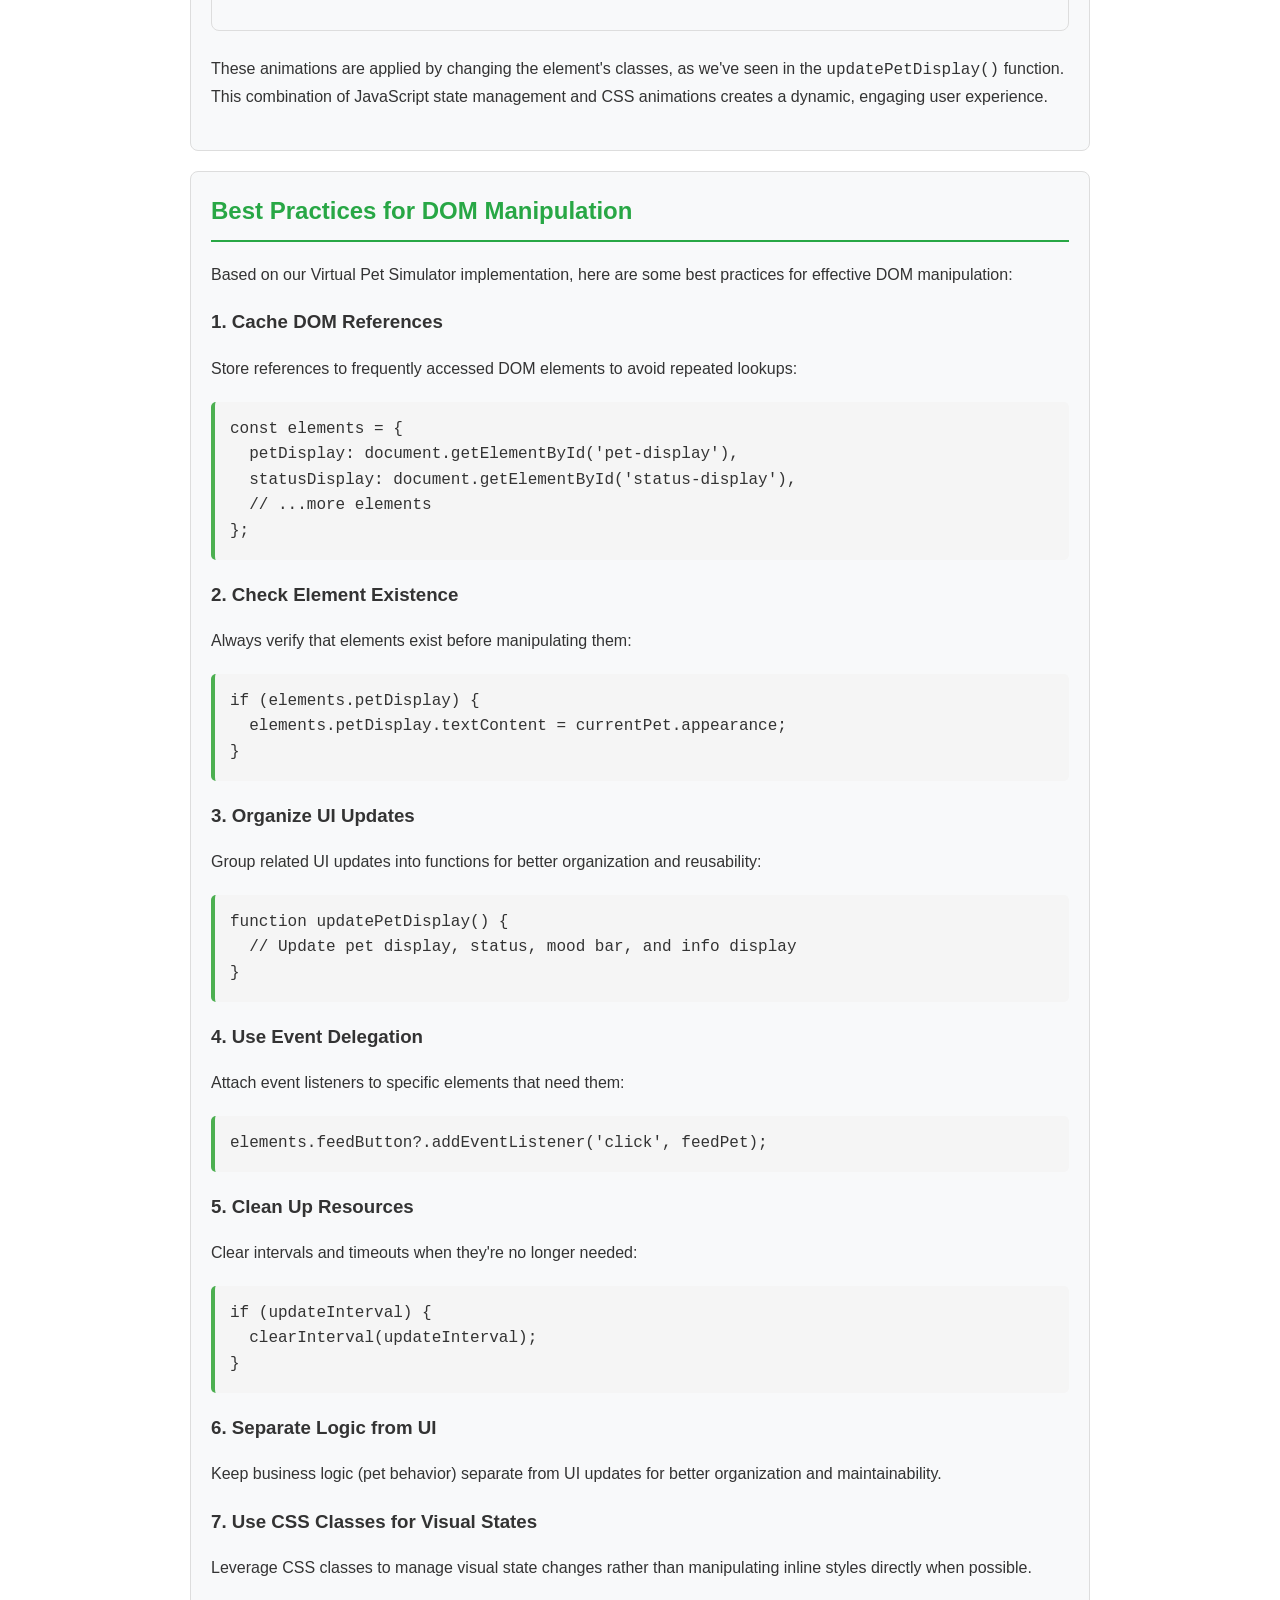
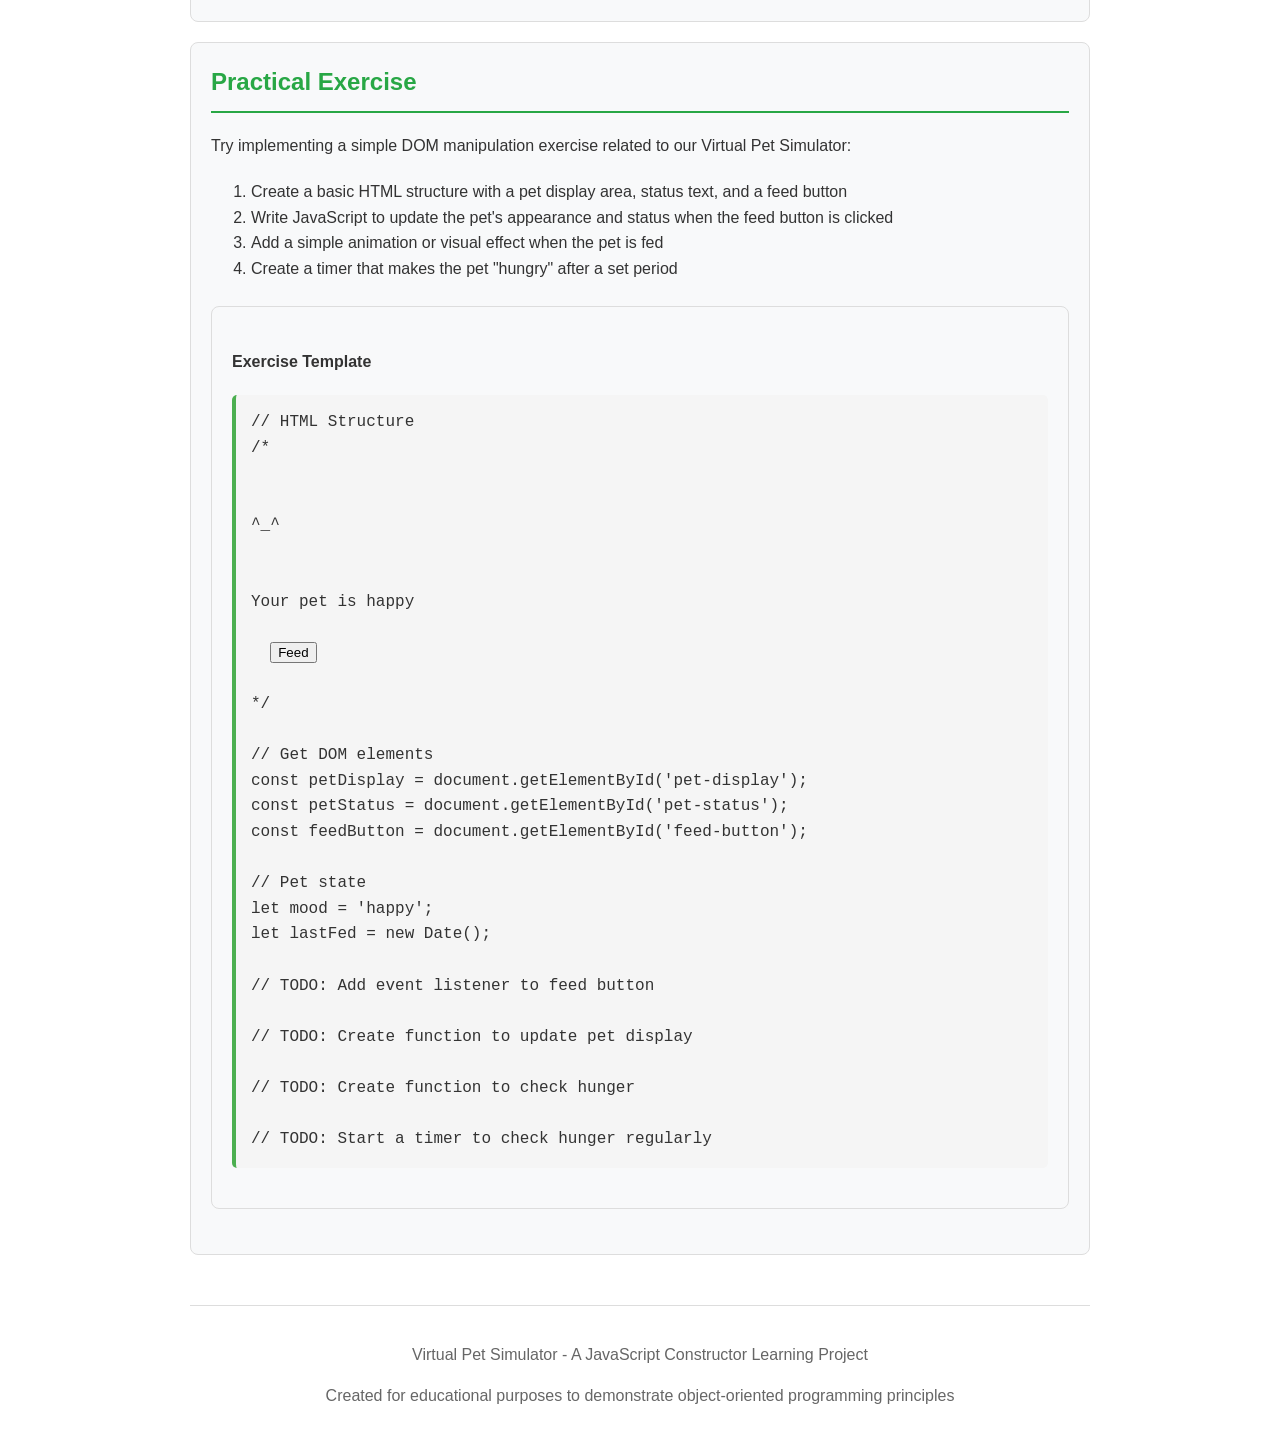
<file: docs/dom-manipulation.html>
<!DOCTYPE html>
<html lang="en">

<head>
  <meta charset="UTF-8">
  <meta name="viewport" content="width=device-width, initial-scale=1.0">
  <title>DOM Manipulation - Virtual Pet Simulator</title>
  <link rel="shortcut icon" href="./favicon.png" type="image/png">
  <link rel="stylesheet" href="header.css">
  <link rel="stylesheet" href="styles.css">
  <style>
    /* Additional styles for this tutorial */
    pre {
      background-color: #f5f5f5;
      padding: 15px;
      border-radius: 5px;
      overflow-x: auto;
      margin: 20px 0;
      border-left: 4px solid #4caf50;
    }

    code {
      font-family: 'Courier New', Courier, monospace;
    }

    .code-sample {
      background-color: #f8f9fa;
      padding: 20px;
      border-radius: 8px;
      margin: 25px 0;
      border: 1px solid #ddd;
    }

    .output {
      background-color: #f0f8ff;
      padding: 10px 15px;
      border-radius: 5px;
      margin-top: 10px;
      border-left: 4px solid #4caf50;
    }

    .tip {
      background-color: #e8f5e9;
      padding: 15px;
      border-radius: 5px;
      margin: 20px 0;
      border-left: 4px solid #4caf50;
    }

    .warning {
      background-color: #fff3cd;
      padding: 15px;
      border-radius: 5px;
      margin: 20px 0;
      border-left: 4px solid #ffc107;
    }

    .example-ui {
      border: 2px solid #ddd;
      border-radius: 8px;
      padding: 20px;
      margin: 20px 0;
      background-color: #f9f9f9;
    }

    .example-ui .pet-container {
      display: flex;
      justify-content: center;
      align-items: center;
      height: 100px;
      border: 2px solid #ddd;
      border-radius: 5px;
      background-color: white;
      margin-bottom: 10px;
    }

    .example-ui .status-bar {
      background-color: white;
      border: 2px solid #ddd;
      border-radius: 5px;
      padding: 10px;
      margin-bottom: 10px;
      text-align: center;
      font-weight: bold;
    }

    .example-ui .control-panel {
      background-color: white;
      border: 2px solid #ddd;
      border-radius: 5px;
      padding: 10px;
    }

    .diagram {
      width: 600px;
      max-width: 100%;
      margin: 30px auto;
      padding: 20px;
      background-color: #f0f8ff;
      border-radius: 8px;
      text-align: center;
    }
  </style>
</head>

<body>
  <header class="site-header">
    <div class="container">
      <nav class="site-nav">
        <div class="logo">
          <a href="index.html">
            <img src="./favicon.png" alt="pet icon" class="logo-img">
            <span>Virtual Pet Simulator</span>
          </a>
        </div>
        <ul class="nav-links">
          <li><a href="index.html" class="nav-link">Home</a></li>
          <li><a href="assignment.html" class="nav-link">Assignment</a></li>
          <li><a href="constructors.html" class="nav-link">Constructors</a></li>
          <li><a href="prototypes.html" class="nav-link">Prototypes</a></li>
          <li><a href="state-management.html" class="nav-link">State Management</a></li>
          <li><a href="dom-manipulation.html" class="nav-link">DOM Manipulation</a></li>
        </ul>
      </nav>
    </div>
  </header>

  <div class="header">
    <h1>DOM Manipulation in the Virtual Pet Simulator</h1>
    <p>Learn how to update the user interface to reflect your pet's state and handle user interactions</p>
  </div>

  <div class="card">
    <h2>Understanding the DOM Structure</h2>

    <p>The Document Object Model (DOM) is a programming interface for web documents. It represents the page so that
      programs can change the document structure, style, and content. In our Virtual Pet Simulator, we use DOM
      manipulation to update the pet's appearance and information, and to handle user interactions.</p>

    <p>Let's look at the key DOM elements in our Virtual Pet Simulator:</p>

    <div class="example-ui">
      <div class="pet-container">
        <div class="pet-display"></div>
      </div>
      <div class="status-bar">
        <div>Whiskers is happy!</div>
      </div>
      <div class="control-panel">
        <button>Feed</button>
        <button>Reset</button>
        <div class="info-display">
          <div>Name: Whiskers</div>
          <div>Type: Cat</div>
          <div>Mood: Happy (80)</div>
        </div>
      </div>
    </div>

    <p>The key DOM elements we'll be interacting with include:</p>
    <ul>
      <li><strong>petDisplay:</strong> Shows the pet's ASCII art representation</li>
      <li><strong>statusDisplay:</strong> Shows the pet's current status message</li>
      <li><strong>moodBar:</strong> Visual representation of the pet's mood level</li>
      <li><strong>infoDisplay:</strong> Shows detailed information about the pet</li>
      <li><strong>Button elements:</strong> For user interactions like feeding</li>
      <li><strong>Form elements:</strong> For creating a new pet</li>
    </ul>
  </div>

  <div class="card">
    <h2>Getting DOM Elements</h2>

    <p>The first step in DOM manipulation is getting references to the elements we want to interact with. In app.js,
      we do this by accessing elements by their IDs:</p>

    <div class="code-sample">
      <h4>Getting DOM Element References</h4>
      <pre><code>// DOM elements
const elements = {
  petDisplay: document.getElementById('pet-display'),
  statusDisplay: document.getElementById('status-display'),
  petSelector: document.getElementById('pet-selector'),
  nameInput: document.getElementById('pet-name'),
  createButton: document.getElementById('create-pet'),
  feedButton: document.getElementById('feed-pet'),
  resetButton: document.getElementById('reset-pet'),
  infoDisplay: document.getElementById('info-display'),
  moodBar: document.getElementById('mood-bar')
};</code></pre>
    </div>

    <p>This gives us easy access to all the elements we need to manipulate. Note a few key points:</p>
    <ul>
      <li>We store all element references in a single object for organization</li>
      <li>We use <code>document.getElementById()</code> to get elements by their ID attributes</li>
      <li>Elements not found will be <code>null</code>, so we need to check for existence before using them</li>
    </ul>

    <div class="tip">
      <p><strong>Implementation Tip:</strong> By collecting all DOM element references at the start, we avoid repeated
        calls to <code>document.getElementById()</code>, which improves performance and makes our code cleaner.</p>
    </div>
  </div>

  <div class="card">
    <h2>Updating the Pet Display</h2>

    <p>One of the most important DOM operations in our simulator is updating the pet's display to show its current
      appearance. This happens in the <code>updatePetDisplay()</code> function:</p>

    <div class="code-sample">
      <h4>Updating the Pet Display</h4>
      <pre><code>/**
 * Update the pet display and status
 */
function updatePetDisplay() {
  if (!currentPet) return;

  // Update pet display
  if (elements.petDisplay) {
    elements.petDisplay.textContent = currentPet.appearance;
    elements.petDisplay.className = `pet-display pet-${currentPet.state}`;
  }

  // Update status display
  if (elements.statusDisplay) {
    elements.statusDisplay.textContent = currentPet.getStatusMessage();
  }

  // Update mood bar
  updateMoodBar();

  // Update info display
  updateInfoDisplay();
}</code></pre>
    </div>

    <p>Key DOM manipulation techniques in this function:</p>
    <ul>
      <li><strong>Setting text content:</strong> <code>elements.petDisplay.textContent = currentPet.appearance</code>
      </li>
      <li><strong>Modifying CSS classes:</strong>
        <code>elements.petDisplay.className = `pet-display pet-${currentPet.state}`</code>
      </li>
      <li><strong>Defensive programming:</strong> Checking if elements exist before manipulating them</li>
      <li><strong>Modular approach:</strong> Calling separate functions for complex updates</li>
    </ul>

    <div class="warning">
      <p><strong>Warning:</strong> Always check that DOM elements exist before trying to manipulate them. In our code,
        we use the pattern <code>if (elements.elementName) { /* manipulate element */ }</code> to prevent errors if
        elements are missing.</p>
    </div>
  </div>

  <div class="card">
    <h2>Dynamic Content Creation</h2>

    <p>For more complex UI elements, we use techniques to create content dynamically. The
      <code>updateInfoDisplay()</code> function is a great example of this:
    </p>

    <div class="code-sample">
      <h4>Dynamic Content Creation</h4>
      <pre><code>/**
 * Update the information display with pet stats
 */
function updateInfoDisplay() {
  if (!elements.infoDisplay || !currentPet) return;

  const lastFedTime = currentPet.lastFed.toLocaleTimeString();
  const createdTime = currentPet.created.toLocaleDateString();

  elements.infoDisplay.innerHTML = `
    <div class="info-row">
      <span class="info-label">Name:</span>
      <span class="info-value">${currentPet.name}</span>
    </div>
    <div class="info-row">
      <span class="info-label">Type:</span>
      <span class="info-value">${currentPet.type}</span>
    </div>
    <div class="info-row">
      <span class="info-label">Mood:</span>
      <span class="info-value">${currentPet.state} (${currentPet.moodLevel})</span>
    </div>
    <div class="info-row">
      <span class="info-label">Mood Level:</span>
      <span class="info-value">
        <div class="progress-bar">
          <div id="mood-bar" class="progress-fill" style="width: ${currentPet.moodLevel}%"></div>
        </div>
      </span>
    </div>
    <div class="info-row">
      <span class="info-label">Last Fed:</span>
      <span class="info-value">${lastFedTime}</span>
    </div>
    <div class="info-row">
      <span class="info-label">Created:</span>
      <span class="info-value">${createdTime}</span>
    </div>
  `;

  // Get the mood bar element after creating it
  elements.moodBar = document.getElementById('mood-bar');
  updateMoodBar();
}</code></pre>
    </div>

    <p>Key techniques for dynamic content creation:</p>
    <ul>
      <li><strong>Template literals:</strong> Using backticks (`) and <code>${...}</code> for easy string
        interpolation</li>
      <li><strong>Setting innerHTML:</strong> <code>elements.infoDisplay.innerHTML = ...</code> to replace the entire
        content</li>
      <li><strong>Creating HTML structure:</strong> Building a complex set of nested elements as a string</li>
      <li><strong>Formatting dates:</strong> Using <code>toLocaleTimeString()</code> and
        <code>toLocaleDateString()</code> for readable timestamps
      </li>
      <li><strong>Reconnecting to new elements:</strong> Getting the newly created mood bar element after adding it to
        the DOM</li>
    </ul>

    <div class="tip">
      <p><strong>Implementation Tip:</strong> When using <code>innerHTML</code> to create complex content, be mindful
        of the need to reconnect to any new elements you create, as we do with
        <code>elements.moodBar = document.getElementById('mood-bar')</code>.
      </p>
    </div>
  </div>

  <div class="card">
    <h2>CSS Class Manipulation</h2>

    <p>Another important DOM manipulation technique is changing CSS classes to update the visual appearance of
      elements. We see this in how we update the mood bar:</p>

    <div class="code-sample">
      <h4>CSS Class Manipulation</h4>
      <pre><code>/**
 * Update the mood level bar
 */
function updateMoodBar() {
  if (!elements.moodBar || !currentPet) return;

  // Set the width based on mood level
  elements.moodBar.style.width = `${currentPet.moodLevel}%`;

  // Set color based on mood level
  if (currentPet.moodLevel &gt;= 75) {
    elements.moodBar.style.backgroundColor = '#4caf50'; // Green
  } else if (currentPet.moodLevel &gt;= 45) {
    elements.moodBar.style.backgroundColor = '#ff9800'; // Orange
  } else {
    elements.moodBar.style.backgroundColor = '#f44336'; // Red
  }
}</code></pre>
    </div>

    <p>In this example, we directly modify the element's style properties, but we also use CSS classes in other parts
      of our code:</p>

    <div class="code-sample">
      <h4>Using CSS Classes</h4>
      <pre><code>// In updatePetDisplay()
elements.petDisplay.className = `pet-display pet-${currentPet.state}`;

// In hideCreationUI()
document.getElementById('pet-creation')?.classList.add('hidden');
document.getElementById('pet-interaction')?.classList.remove('hidden');

// In showCreationUI()
document.getElementById('pet-creation')?.classList.remove('hidden');
document.getElementById('pet-interaction')?.classList.add('hidden');</code></pre>
    </div>

    <p>Methods for manipulating CSS classes:</p>
    <ul>
      <li><strong>Setting className:</strong> <code>element.className = "class1 class2"</code> replaces all classes
      </li>
      <li><strong>classList.add():</strong> <code>element.classList.add("hidden")</code> adds a class</li>
      <li><strong>classList.remove():</strong> <code>element.classList.remove("hidden")</code> removes a class</li>
      <li><strong>classList.toggle():</strong> <code>element.classList.toggle("active")</code> toggles a class on/off
      </li>
      <li><strong>classList.contains():</strong> <code>element.classList.contains("hidden")</code> checks if a class
        is present</li>
    </ul>

    <div class="tip">
      <p><strong>Implementation Tip:</strong> Prefer using <code>classList</code> methods over manipulating
        <code>className</code> directly, as they're more specific and less prone to errors. We use
        <code>className</code> in <code>updatePetDisplay()</code> for simplicity when setting multiple classes at
        once.
      </p>
    </div>
  </div>

  <div class="card">
    <h2>Event Handling</h2>

    <p>To make our Virtual Pet Simulator interactive, we need to handle user events like button clicks. This is done
      in the <code>setupEventListeners()</code> function:</p>

    <div class="code-sample">
      <h4>Setting Up Event Listeners</h4>
      <pre><code>/**
 * Set up event listeners for UI interactions
 */
function setupEventListeners() {
  // Create new pet
  elements.createButton?.addEventListener('click', createNewPet);

  // Feed the pet
  elements.feedButton?.addEventListener('click', feedPet);

  // Reset pet
  elements.resetButton?.addEventListener('click', resetPet);
}</code></pre>
    </div>

    <p>The event handling pattern we use is:</p>
    <ol>
      <li>Get a reference to the element that will trigger events</li>
      <li>Use <code>addEventListener</code> to attach a handler function</li>
      <li>Define handler functions that perform the necessary actions</li>
    </ol>

    <div class="code-sample">
      <h4>Event Handler Function</h4>
      <pre><code>/**
 * Feed the current pet
 */
function feedPet() {
  if (!currentPet) return;

  // Feed the pet
  const message = currentPet.feed();

  // Show feedback
  if (elements.statusDisplay) {
    elements.statusDisplay.textContent = message;
  }

  // Update the display
  updatePetDisplay();
}</code></pre>
    </div>

    <p>Key event handling techniques:</p>
    <ul>
      <li><strong>Optional chaining:</strong> <code>elements.createButton?.addEventListener</code> to safely add
        listeners</li>
      <li><strong>Event delegation:</strong> Attaching listeners to specific elements that handle specific actions
      </li>
      <li><strong>Modular approach:</strong> Breaking down event handling into separate functions for clarity</li>
      <li><strong>Providing feedback:</strong> Updating the UI in response to user actions</li>
    </ul>
  </div>

  <div class="card">
    <h2>Form Element Handling</h2>

    <p>Our Virtual Pet Simulator also handles form elements for creating new pets. This is done in the
      <code>createNewPet()</code> function:
    </p>

    <div class="code-sample">
      <h4>Handling Form Inputs</h4>
      <pre><code>/**
 * Create a new pet based on form selections
 */
function createNewPet() {
  const type = elements.petSelector?.value || PetTypes.COW;
  let name = elements.nameInput?.value.trim() || '';

  // Default name if none provided
  if (!name) {
    name = type.charAt(0).toUpperCase() + type.slice(1);
  }

  // Create the pet
  currentPet = new Pet(type, name);

  // Update UI
  hideCreationUI();
  updatePetDisplay();
  startUpdateCycle();
}</code></pre>
    </div>

    <p>Key form handling techniques:</p>
    <ul>
      <li><strong>Getting input values:</strong> <code>elements.nameInput?.value</code> to access the current value
      </li>
      <li><strong>String processing:</strong> <code>value.trim()</code> to remove leading/trailing whitespace</li>
      <li><strong>Default values:</strong> Using the <code>||</code> operator to provide fallbacks for empty inputs
      </li>
      <li><strong>Validation:</strong> Checking if input meets requirements and providing defaults if needed</li>
      <li><strong>UI updates:</strong> Changing the UI state after processing the form</li>
    </ul>

    <div class="code-sample">
      <h4>Populating a Select Element</h4>
      <pre><code>/**
 * Populate the pet selector dropdown
 */
function populatePetSelector() {
  // Get the select element
  const selector = elements.petSelector;
  if (!selector) return;

  // Clear existing options
  selector.innerHTML = '';

  // Add option for each pet type
  Object.entries(PetTypes).forEach(([key, value]) =&gt; {
    const option = document.createElement('option');
    option.value = value;
    option.textContent = key.charAt(0) + key.slice(1).toLowerCase();
    selector.appendChild(option);
  });

  // Default to cow
  selector.value = PetTypes.COW;
}</code></pre>
    </div>

    <p>This example shows a more advanced form manipulation technique: programmatically populating a select element.
      Key points include:</p>
    <ul>
      <li><strong>Creating elements:</strong> <code>document.createElement('option')</code> to create new options</li>
      <li><strong>Setting properties:</strong> <code>option.value</code> and <code>option.textContent</code> to
        configure the element</li>
      <li><strong>Appending children:</strong> <code>selector.appendChild(option)</code> to add elements to the DOM
      </li>
      <li><strong>Setting defaults:</strong> <code>selector.value = PetTypes.COW</code> to set the initial selection
      </li>
    </ul>
  </div>

  <div class="card">
    <h2>Timing and Animation</h2>

    <p>Our Virtual Pet Simulator also uses timing functions for updates and state changes. This is handled in the
      <code>startUpdateCycle()</code> function:
    </p>

    <div class="code-sample">
      <h4>Setting Up Timed Updates</h4>
      <pre><code>/**
 * Start the update cycle to check pet state regularly
 */
function startUpdateCycle() {
  // Clear any existing interval
  if (updateInterval) {
    clearInterval(updateInterval);
  }

  // Update every 1 second to make changes smoother
  updateInterval = setInterval(() =&gt; {
    if (currentPet) {
      currentPet.updateState();
      updatePetDisplay();
    }
  }, 1000); // 1,000 ms = 1 second
}</code></pre>
    </div>

    <p>Key timing techniques:</p>
    <ul>
      <li><strong>setInterval:</strong> <code>setInterval(callback, delay)</code> to repeatedly execute code</li>
      <li><strong>clearInterval:</strong> <code>clearInterval(intervalId)</code> to stop existing intervals</li>
      <li><strong>Managing state:</strong> Tracking interval IDs in application state</li>
      <li><strong>Regular UI updates:</strong> Calling <code>updatePetDisplay()</code> on each interval</li>
    </ul>

    <p>In addition to timed updates, our CSS includes animations for the pet's appearance:</p>

    <div class="code-sample">
      <h4>CSS Animation</h4>
      <pre><code>@keyframes bounce {
  from {
    transform: translateY(0);
  }

  to {
    transform: translateY(-10px);
  }
}

.pet-ecstatic {
  animation: bounce 0.5s infinite alternate;
  color: #4caf50;
  font-weight: bold;
}

.pet-happy {
  animation: bounce 0.8s infinite alternate;
  color: #8bc34a;
}</code></pre>
    </div>

    <p>These animations are applied by changing the element's classes, as we've seen in the
      <code>updatePetDisplay()</code> function. This combination of JavaScript state management and CSS animations
      creates a dynamic, engaging user experience.
    </p>
  </div>

  <div class="card">
    <h2>Best Practices for DOM Manipulation</h2>

    <p>Based on our Virtual Pet Simulator implementation, here are some best practices for effective DOM manipulation:
    </p>

    <h3>1. Cache DOM References</h3>
    <p>Store references to frequently accessed DOM elements to avoid repeated lookups:</p>
    <pre><code>const elements = {
  petDisplay: document.getElementById('pet-display'),
  statusDisplay: document.getElementById('status-display'),
  // ...more elements
};</code></pre>

    <h3>2. Check Element Existence</h3>
    <p>Always verify that elements exist before manipulating them:</p>
    <pre><code>if (elements.petDisplay) {
  elements.petDisplay.textContent = currentPet.appearance;
}</code></pre>

    <h3>3. Organize UI Updates</h3>
    <p>Group related UI updates into functions for better organization and reusability:</p>
    <pre><code>function updatePetDisplay() {
  // Update pet display, status, mood bar, and info display
}</code></pre>

    <h3>4. Use Event Delegation</h3>
    <p>Attach event listeners to specific elements that need them:</p>
    <pre><code>elements.feedButton?.addEventListener('click', feedPet);</code></pre>

    <h3>5. Clean Up Resources</h3>
    <p>Clear intervals and timeouts when they're no longer needed:</p>
    <pre><code>if (updateInterval) {
  clearInterval(updateInterval);
}</code></pre>

    <h3>6. Separate Logic from UI</h3>
    <p>Keep business logic (pet behavior) separate from UI updates for better organization and maintainability.</p>

    <h3>7. Use CSS Classes for Visual States</h3>
    <p>Leverage CSS classes to manage visual state changes rather than manipulating inline styles directly when
      possible.</p>
  </div>

  <div class="card">
    <h2>Practical Exercise</h2>

    <p>Try implementing a simple DOM manipulation exercise related to our Virtual Pet Simulator:</p>

    <ol>
      <li>Create a basic HTML structure with a pet display area, status text, and a feed button</li>
      <li>Write JavaScript to update the pet's appearance and status when the feed button is clicked</li>
      <li>Add a simple animation or visual effect when the pet is fed</li>
      <li>Create a timer that makes the pet "hungry" after a set period</li>
    </ol>

    <div class="code-sample">
      <h4>Exercise Template</h4>
      <pre><code>// HTML Structure
/*
<div id="pet-container">
  <div id="pet-display">^_^</div>
  <div id="pet-status">Your pet is happy</div>
  <button id="feed-button">Feed</button>
</div>
*/

// Get DOM elements
const petDisplay = document.getElementById('pet-display');
const petStatus = document.getElementById('pet-status');
const feedButton = document.getElementById('feed-button');

// Pet state
let mood = 'happy';
let lastFed = new Date();

// TODO: Add event listener to feed button

// TODO: Create function to update pet display

// TODO: Create function to check hunger

// TODO: Start a timer to check hunger regularly</code></pre>
    </div>
  </div>

  <div class="footer">
    <p>Virtual Pet Simulator - A JavaScript Constructor Learning Project</p>
    <p>Created for educational purposes to demonstrate object-oriented programming principles</p>
  </div>
</body>

</html>
</file>
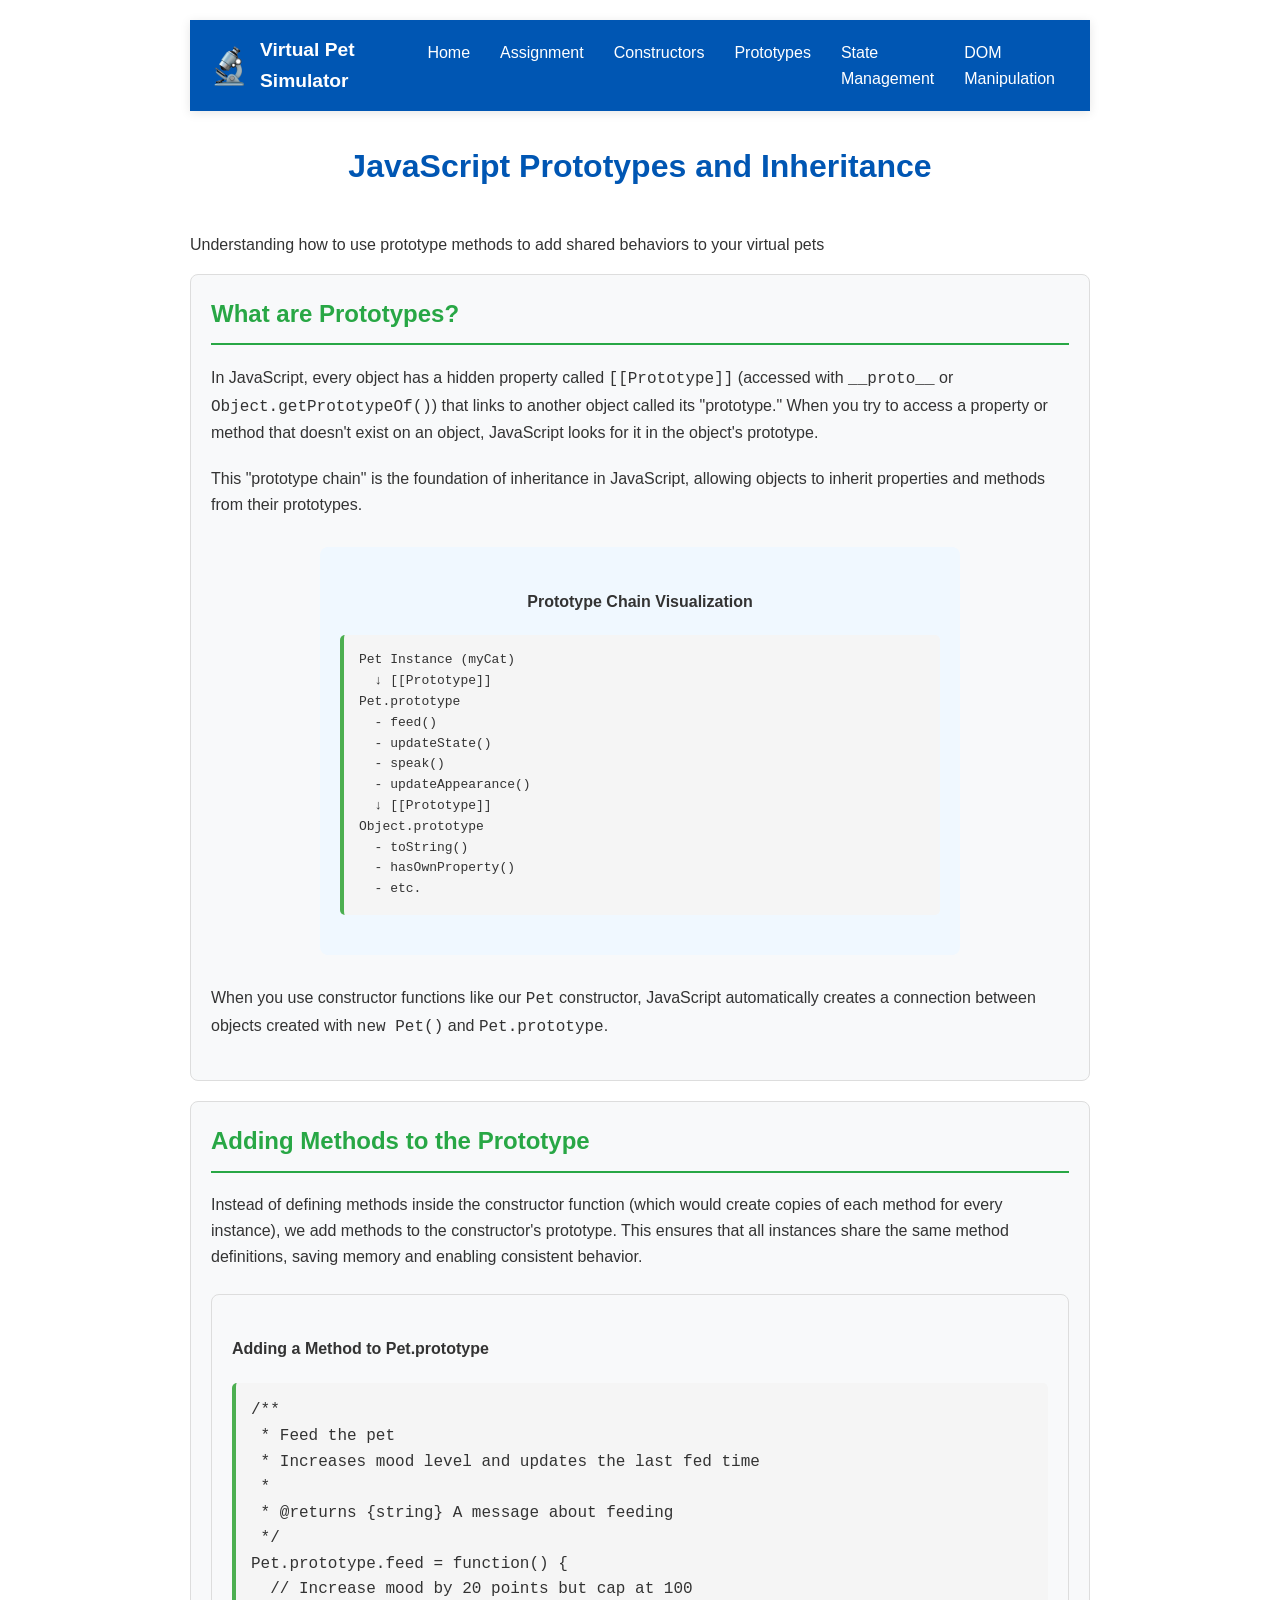
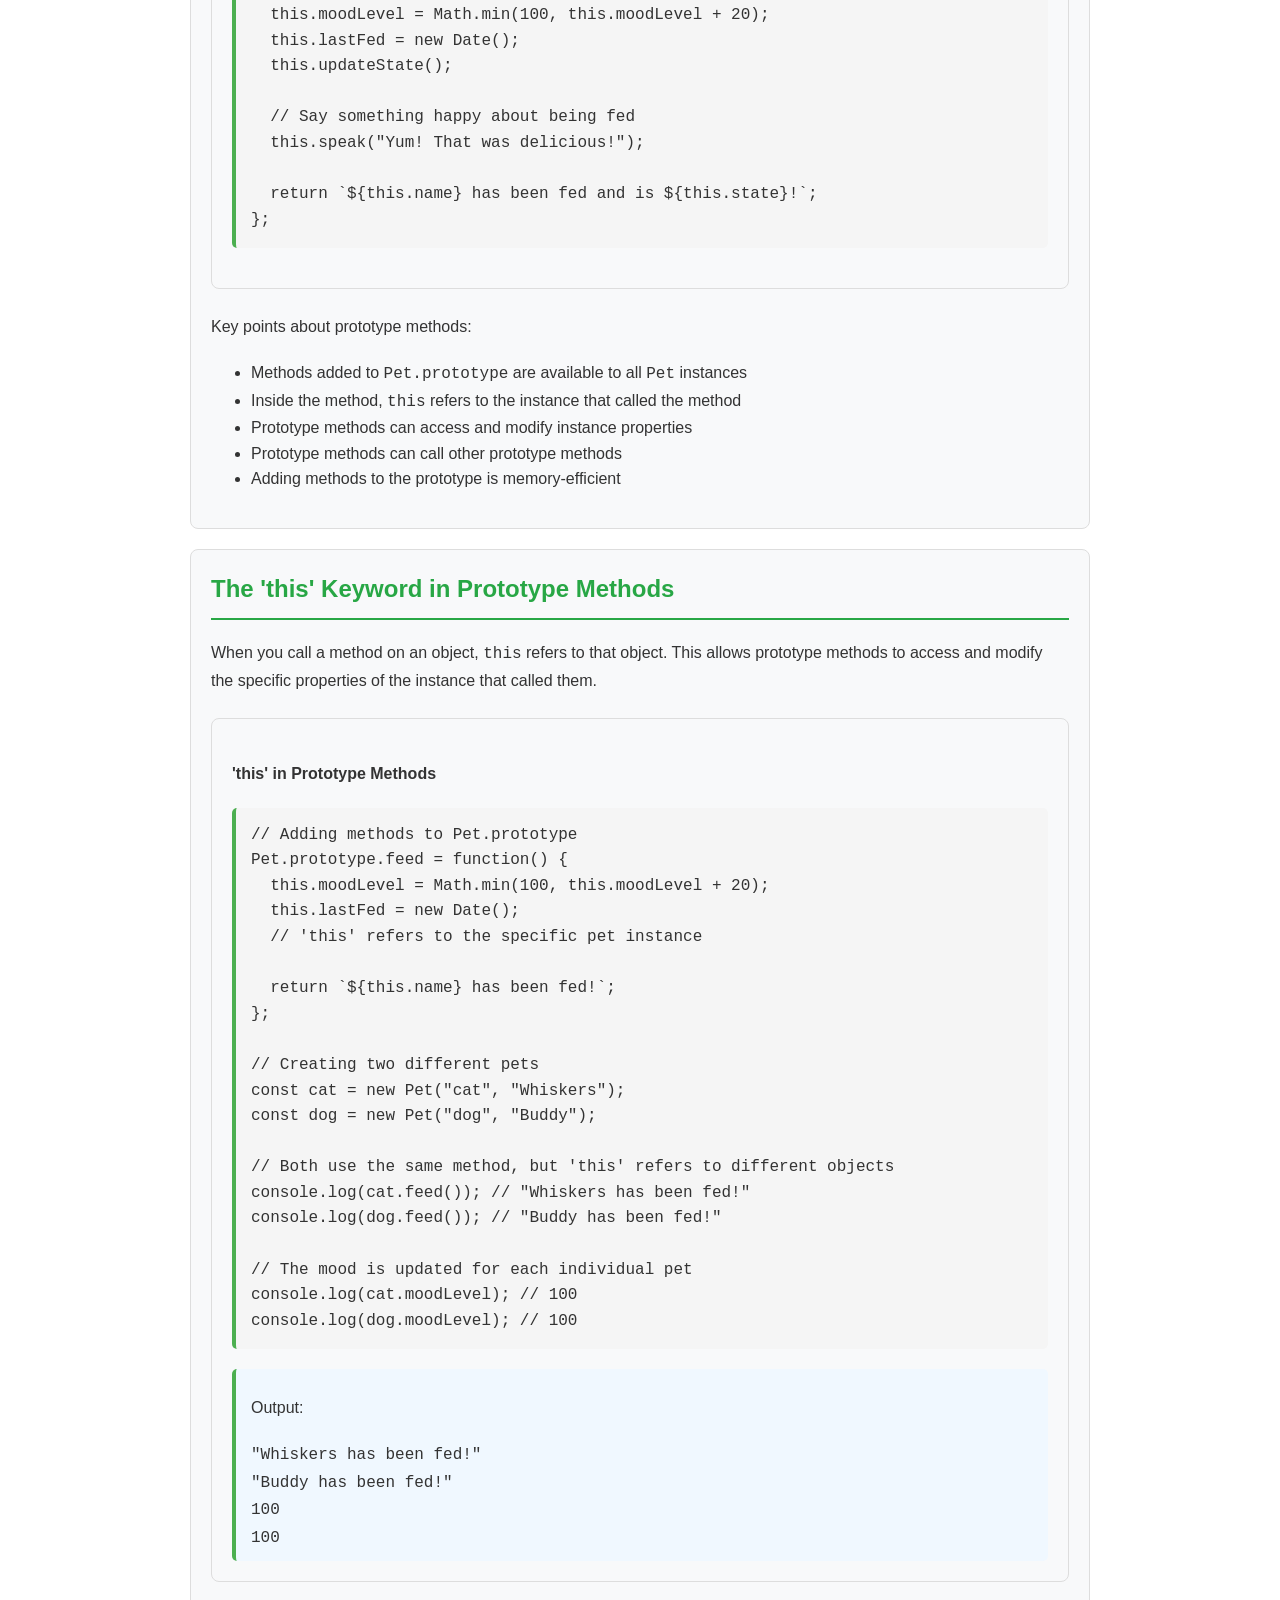
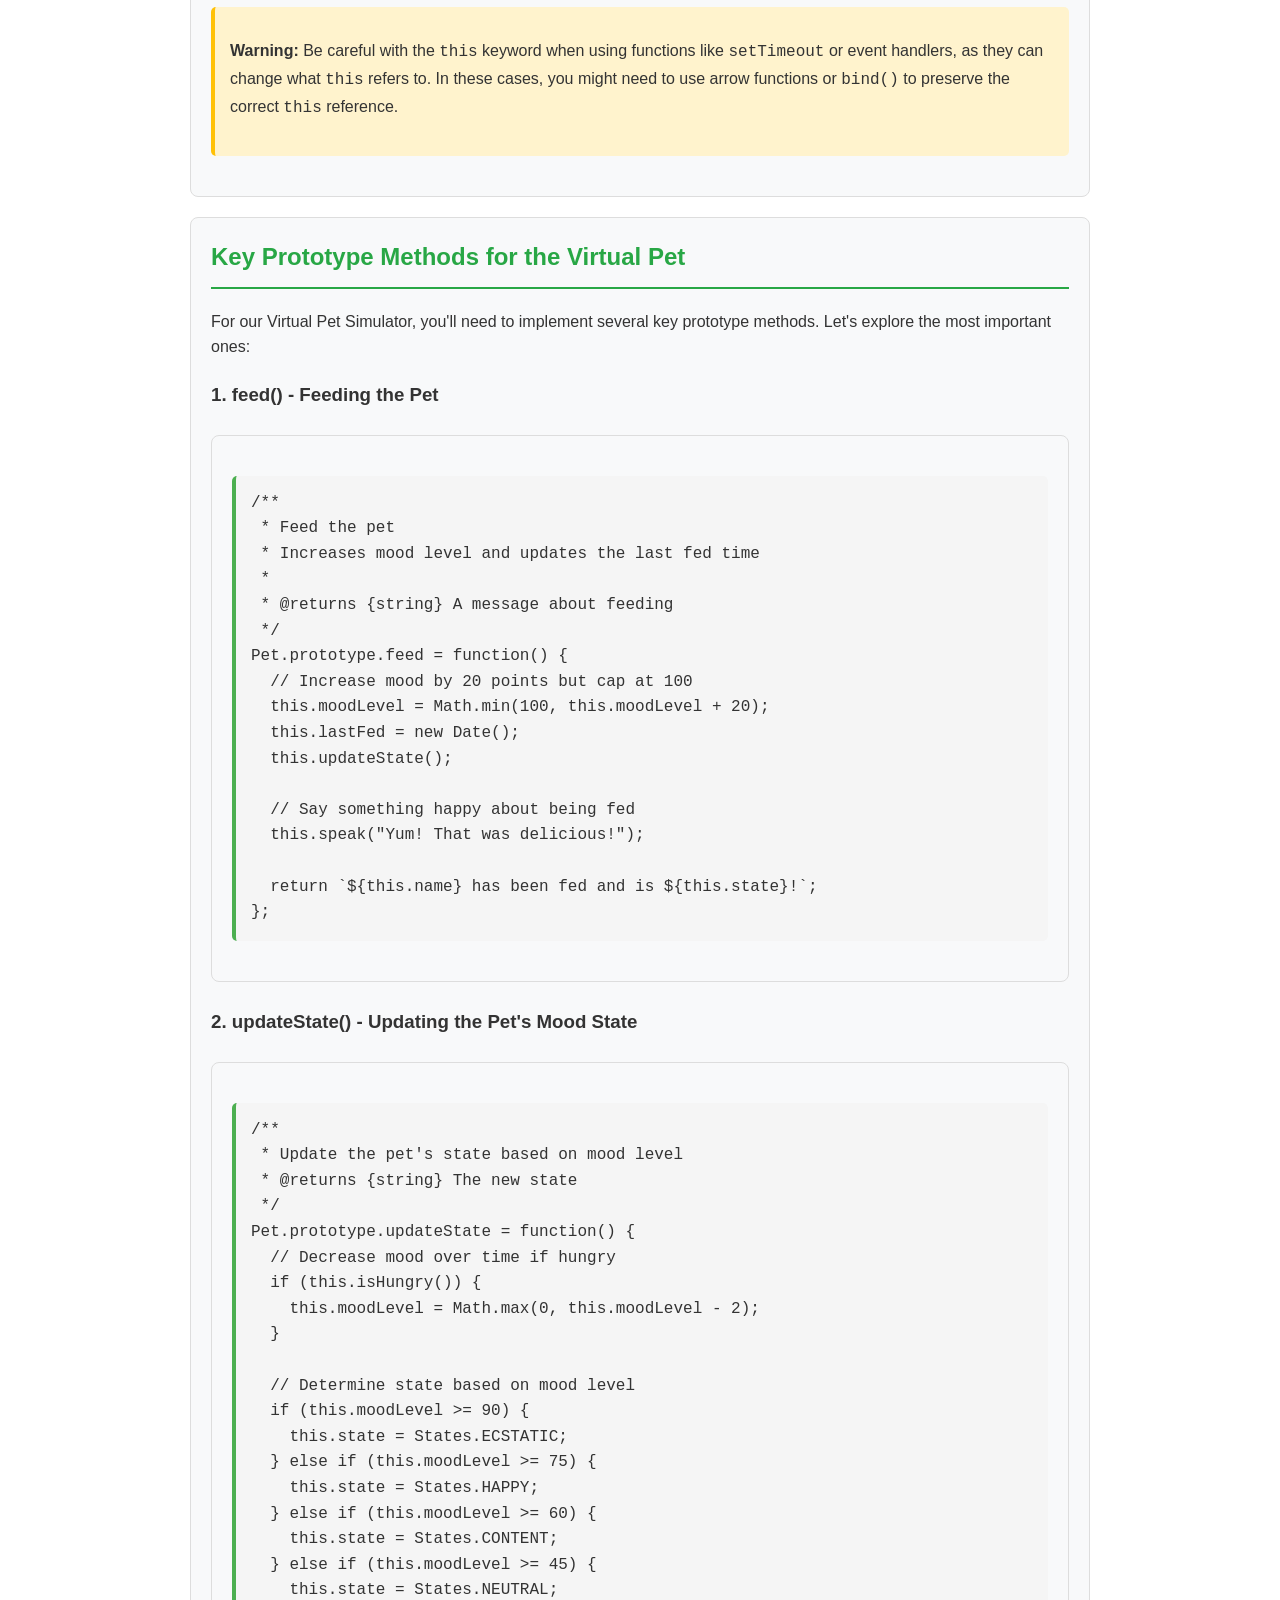
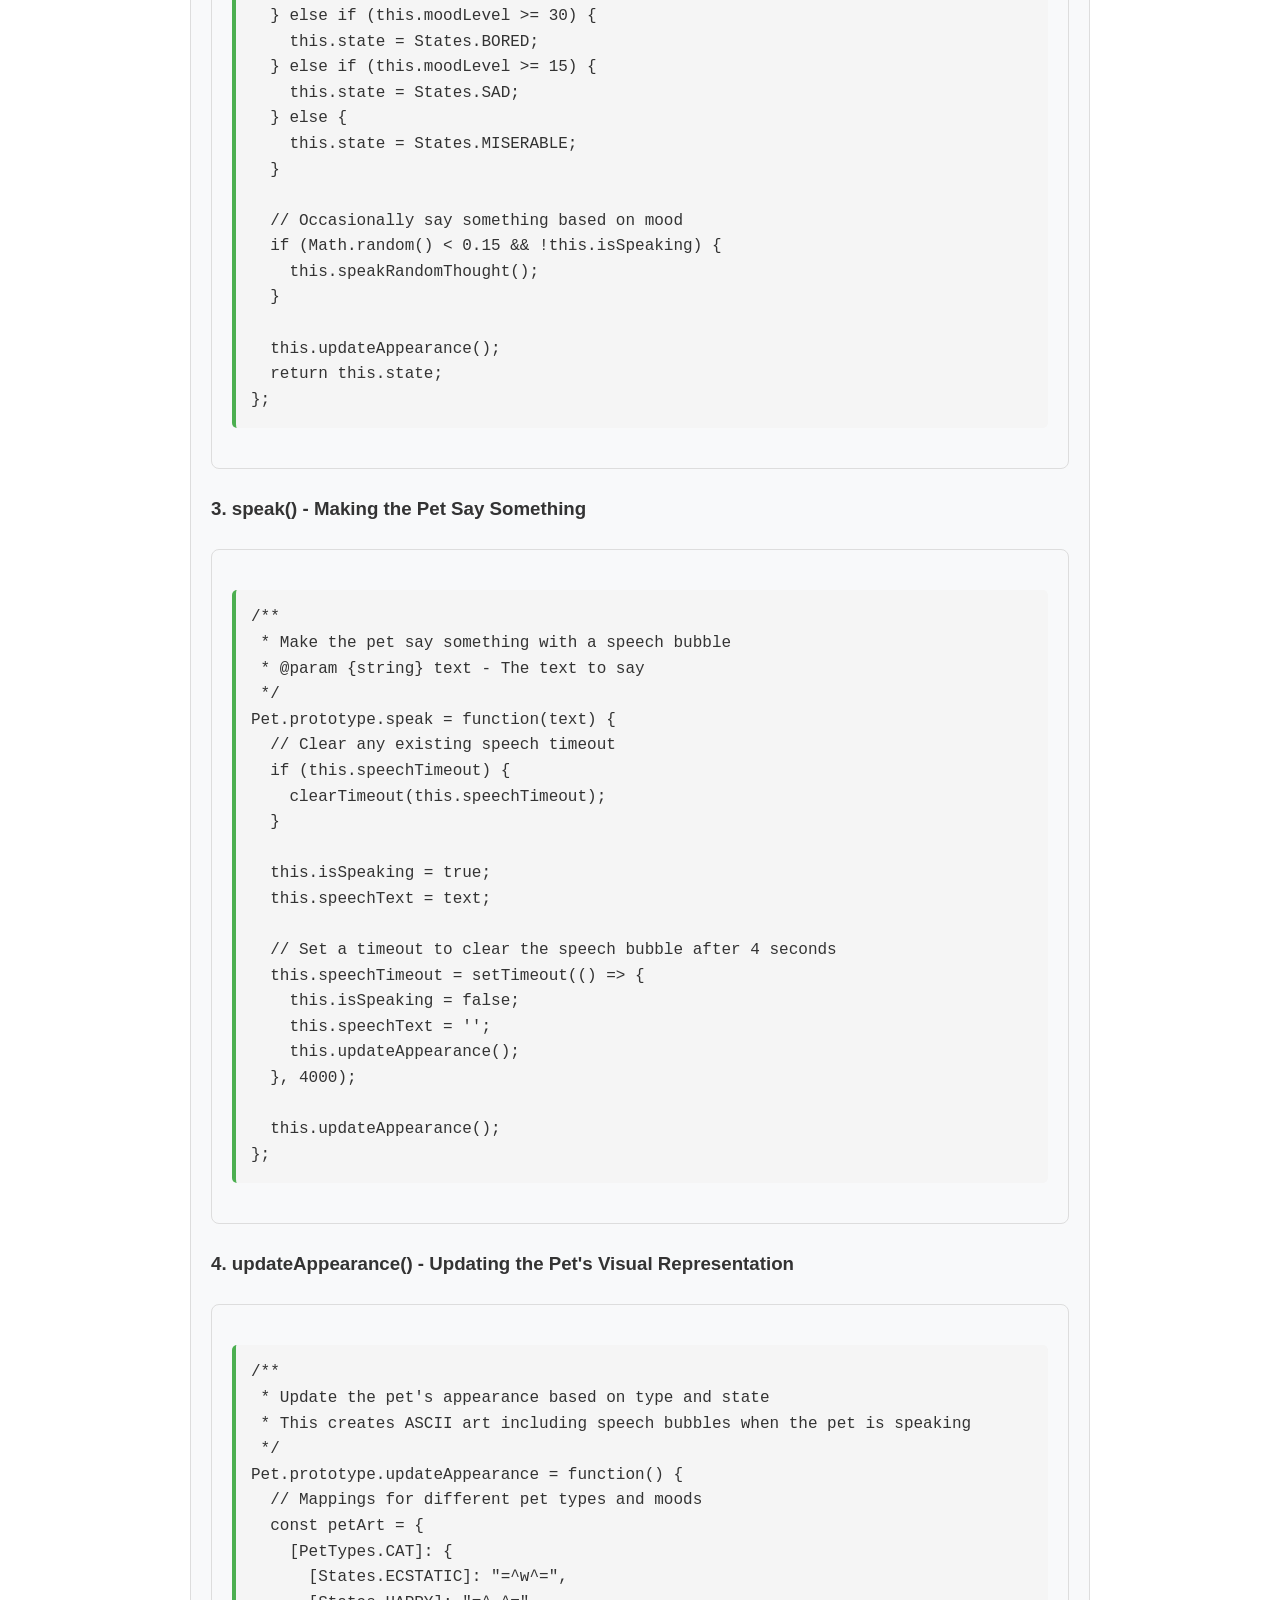
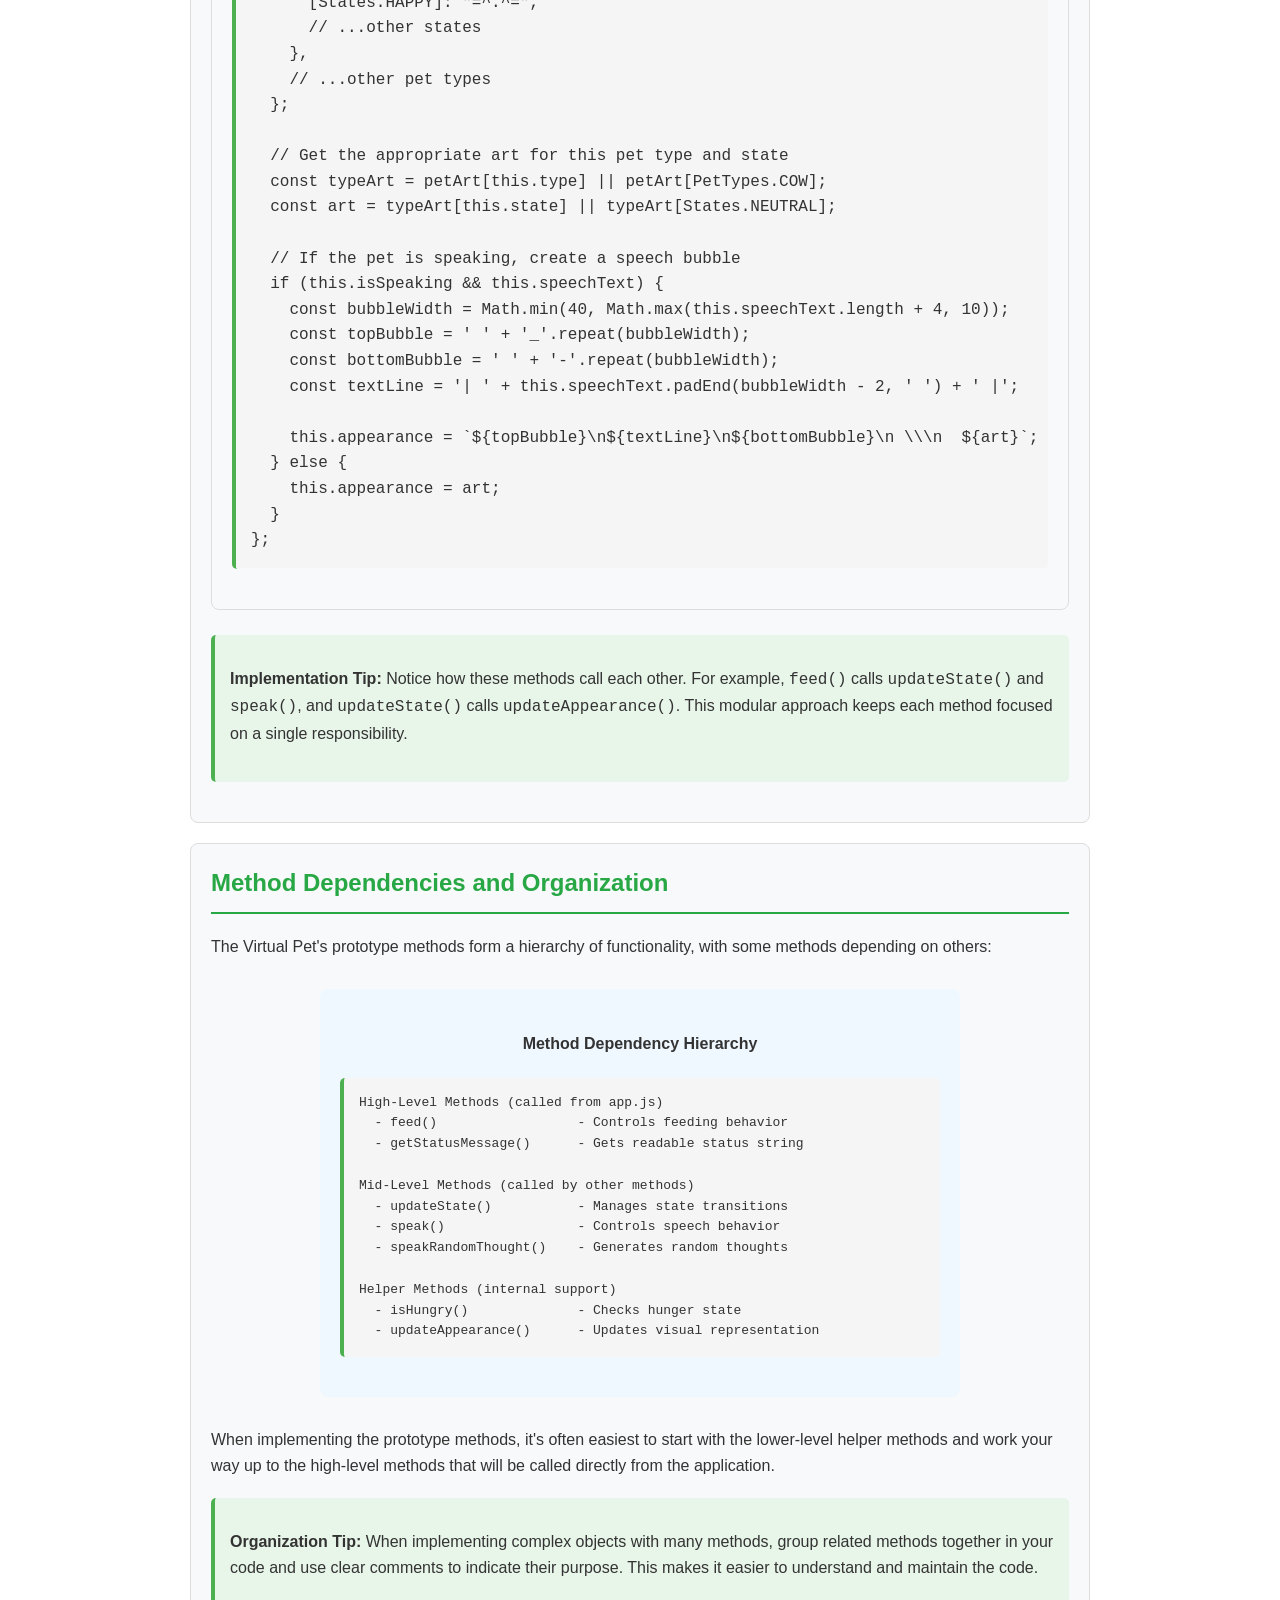
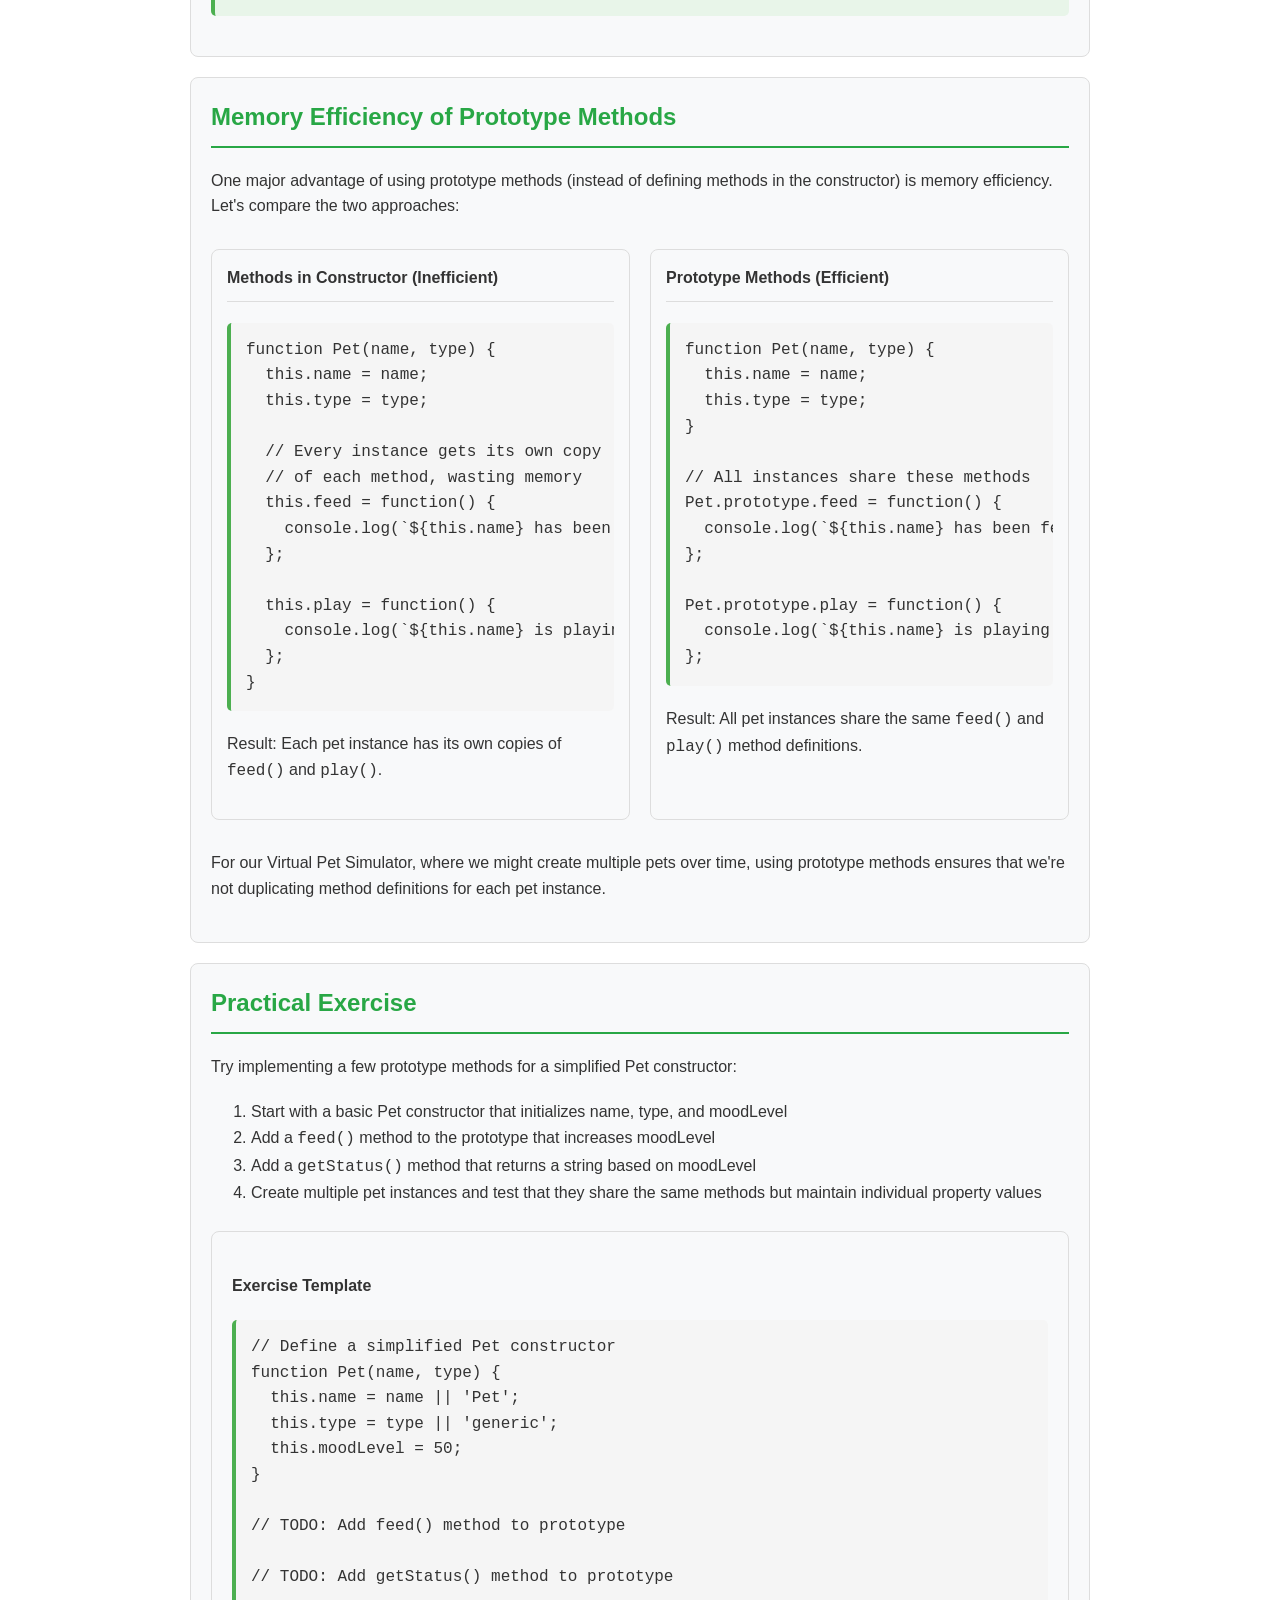
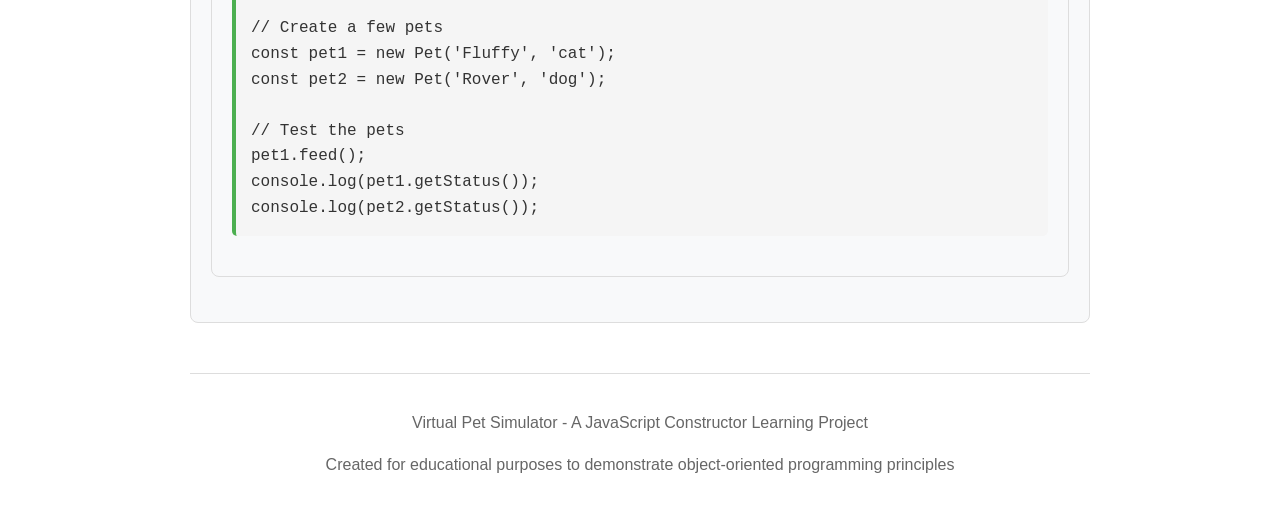
<file: docs/prototypes.html>
<!DOCTYPE html>
<html lang="en">

<head>
  <meta charset="UTF-8">
  <meta name="viewport" content="width=device-width, initial-scale=1.0">
  <title>JavaScript Prototypes and Inheritance - Virtual Pet Simulator</title>
  <link rel="shortcut icon" href="./favicon.png" type="image/png">
  <link rel="stylesheet" href="header.css">
  <link rel="stylesheet" href="styles.css">
  <style>
    /* Additional styles for this tutorial */
    pre {
      background-color: #f5f5f5;
      padding: 15px;
      border-radius: 5px;
      overflow-x: auto;
      margin: 20px 0;
      border-left: 4px solid #4caf50;
    }

    code {
      font-family: 'Courier New', Courier, monospace;
    }

    .code-sample {
      background-color: #f8f9fa;
      padding: 20px;
      border-radius: 8px;
      margin: 25px 0;
      border: 1px solid #ddd;
    }

    .output {
      background-color: #f0f8ff;
      padding: 10px 15px;
      border-radius: 5px;
      margin-top: 10px;
      border-left: 4px solid #4caf50;
    }

    .tip {
      background-color: #e8f5e9;
      padding: 15px;
      border-radius: 5px;
      margin: 20px 0;
      border-left: 4px solid #4caf50;
    }

    .warning {
      background-color: #fff3cd;
      padding: 15px;
      border-radius: 5px;
      margin: 20px 0;
      border-left: 4px solid #ffc107;
    }

    .example-comparison {
      display: flex;
      flex-wrap: wrap;
      gap: 20px;
      margin: 30px 0;
    }

    .example-box {
      flex: 1;
      min-width: 300px;
      border: 1px solid #ddd;
      border-radius: 8px;
      padding: 15px;
    }

    .example-box h4 {
      margin-top: 0;
      border-bottom: 1px solid #ddd;
      padding-bottom: 10px;
    }

    .prototype-diagram {
      width: 600px;
      max-width: 100%;
      margin: 30px auto;
      padding: 20px;
      background-color: #f0f8ff;
      border-radius: 8px;
      text-align: center;
    }

    .highlight {
      background-color: #ffffcc;
      padding: 2px 4px;
    }
  </style>
</head>

<body>
  <header class="site-header">
    <div class="container">
      <nav class="site-nav">
        <div class="logo">
          <a href="index.html">
            <img src="./favicon.png" alt="pet icon" class="logo-img">
            <span>Virtual Pet Simulator</span>
          </a>
        </div>
        <ul class="nav-links">
          <li><a href="index.html" class="nav-link">Home</a></li>
          <li><a href="assignment.html" class="nav-link">Assignment</a></li>
          <li><a href="constructors.html" class="nav-link">Constructors</a></li>
          <li><a href="prototypes.html" class="nav-link">Prototypes</a></li>
          <li><a href="state-management.html" class="nav-link">State Management</a></li>
          <li><a href="dom-manipulation.html" class="nav-link">DOM Manipulation</a></li>
        </ul>
      </nav>
    </div>
  </header>

  <div class="header">
    <h1>JavaScript Prototypes and Inheritance</h1>
    <p>Understanding how to use prototype methods to add shared behaviors to your virtual pets</p>
  </div>

  <div class="card">
    <h2>What are Prototypes?</h2>

    <p>In JavaScript, every object has a hidden property called <code>[[Prototype]]</code> (accessed with
      <code>__proto__</code> or <code>Object.getPrototypeOf()</code>) that links to another object called its
      "prototype." When you try to access a property or method that doesn't exist on an object, JavaScript looks for it
      in the object's prototype.
    </p>

    <p>This "prototype chain" is the foundation of inheritance in JavaScript, allowing objects to inherit properties and
      methods from their prototypes.</p>

    <div class="prototype-diagram">
      <h4>Prototype Chain Visualization</h4>
      <pre style="text-align: left;">
Pet Instance (myCat)
  ↓ [[Prototype]]
Pet.prototype
  - feed()
  - updateState()
  - speak()
  - updateAppearance()
  ↓ [[Prototype]]
Object.prototype
  - toString()
  - hasOwnProperty()
  - etc.</pre>
    </div>

    <p>When you use constructor functions like our <code>Pet</code> constructor, JavaScript automatically creates a
      connection between objects created with <code>new Pet()</code> and <code>Pet.prototype</code>.</p>
  </div>

  <div class="card">
    <h2>Adding Methods to the Prototype</h2>

    <p>Instead of defining methods inside the constructor function (which would create copies of each method for every
      instance), we add methods to the constructor's prototype. This ensures that all instances share the same method
      definitions, saving memory and enabling consistent behavior.</p>

    <div class="code-sample">
      <h4>Adding a Method to Pet.prototype</h4>
      <pre><code>/**
 * Feed the pet
 * Increases mood level and updates the last fed time
 *
 * @returns {string} A message about feeding
 */
Pet.prototype.feed = function() {
  // Increase mood by 20 points but cap at 100
  this.moodLevel = Math.min(100, this.moodLevel + 20);
  this.lastFed = new Date();
  this.updateState();

  // Say something happy about being fed
  this.speak("Yum! That was delicious!");

  return `${this.name} has been fed and is ${this.state}!`;
};</code></pre>
    </div>

    <p>Key points about prototype methods:</p>
    <ul>
      <li>Methods added to <code>Pet.prototype</code> are available to all <code>Pet</code> instances</li>
      <li>Inside the method, <code>this</code> refers to the instance that called the method</li>
      <li>Prototype methods can access and modify instance properties</li>
      <li>Prototype methods can call other prototype methods</li>
      <li>Adding methods to the prototype is memory-efficient</li>
    </ul>
  </div>

  <div class="card">
    <h2>The 'this' Keyword in Prototype Methods</h2>

    <p>When you call a method on an object, <code>this</code> refers to that object. This allows prototype methods to
      access and modify the specific properties of the instance that called them.</p>

    <div class="code-sample">
      <h4>'this' in Prototype Methods</h4>
      <pre><code>// Adding methods to Pet.prototype
Pet.prototype.feed = function() {
  this.moodLevel = Math.min(100, this.moodLevel + 20);
  this.lastFed = new Date();
  // 'this' refers to the specific pet instance

  return `${this.name} has been fed!`;
};

// Creating two different pets
const cat = new Pet("cat", "Whiskers");
const dog = new Pet("dog", "Buddy");

// Both use the same method, but 'this' refers to different objects
console.log(cat.feed()); // "Whiskers has been fed!"
console.log(dog.feed()); // "Buddy has been fed!"

// The mood is updated for each individual pet
console.log(cat.moodLevel); // 100
console.log(dog.moodLevel); // 100</code></pre>
      <div class="output">
        <p>Output:</p>
        <code>"Whiskers has been fed!"<br>"Buddy has been fed!"<br>100<br>100</code>
      </div>
    </div>

    <div class="warning">
      <p><strong>Warning:</strong> Be careful with the <code>this</code> keyword when using functions like
        <code>setTimeout</code> or event handlers, as they can change what <code>this</code> refers to. In these cases,
        you might need to use arrow functions or <code>bind()</code> to preserve the correct <code>this</code>
        reference.
      </p>
    </div>
  </div>

  <div class="card">
    <h2>Key Prototype Methods for the Virtual Pet</h2>

    <p>For our Virtual Pet Simulator, you'll need to implement several key prototype methods. Let's explore the most
      important ones:</p>

    <h3>1. feed() - Feeding the Pet</h3>
    <div class="code-sample">
      <pre><code>/**
 * Feed the pet
 * Increases mood level and updates the last fed time
 *
 * @returns {string} A message about feeding
 */
Pet.prototype.feed = function() {
  // Increase mood by 20 points but cap at 100
  this.moodLevel = Math.min(100, this.moodLevel + 20);
  this.lastFed = new Date();
  this.updateState();

  // Say something happy about being fed
  this.speak("Yum! That was delicious!");

  return `${this.name} has been fed and is ${this.state}!`;
};</code></pre>
    </div>

    <h3>2. updateState() - Updating the Pet's Mood State</h3>
    <div class="code-sample">
      <pre><code>/**
 * Update the pet's state based on mood level
 * @returns {string} The new state
 */
Pet.prototype.updateState = function() {
  // Decrease mood over time if hungry
  if (this.isHungry()) {
    this.moodLevel = Math.max(0, this.moodLevel - 2);
  }

  // Determine state based on mood level
  if (this.moodLevel &gt;= 90) {
    this.state = States.ECSTATIC;
  } else if (this.moodLevel &gt;= 75) {
    this.state = States.HAPPY;
  } else if (this.moodLevel &gt;= 60) {
    this.state = States.CONTENT;
  } else if (this.moodLevel &gt;= 45) {
    this.state = States.NEUTRAL;
  } else if (this.moodLevel &gt;= 30) {
    this.state = States.BORED;
  } else if (this.moodLevel &gt;= 15) {
    this.state = States.SAD;
  } else {
    this.state = States.MISERABLE;
  }

  // Occasionally say something based on mood
  if (Math.random() &lt; 0.15 && !this.isSpeaking) {
    this.speakRandomThought();
  }

  this.updateAppearance();
  return this.state;
};</code></pre>
    </div>

    <h3>3. speak() - Making the Pet Say Something</h3>
    <div class="code-sample">
      <pre><code>/**
 * Make the pet say something with a speech bubble
 * @param {string} text - The text to say
 */
Pet.prototype.speak = function(text) {
  // Clear any existing speech timeout
  if (this.speechTimeout) {
    clearTimeout(this.speechTimeout);
  }

  this.isSpeaking = true;
  this.speechText = text;

  // Set a timeout to clear the speech bubble after 4 seconds
  this.speechTimeout = setTimeout(() =&gt; {
    this.isSpeaking = false;
    this.speechText = '';
    this.updateAppearance();
  }, 4000);

  this.updateAppearance();
};</code></pre>
    </div>

    <h3>4. updateAppearance() - Updating the Pet's Visual Representation</h3>
    <div class="code-sample">
      <pre><code>/**
 * Update the pet's appearance based on type and state
 * This creates ASCII art including speech bubbles when the pet is speaking
 */
Pet.prototype.updateAppearance = function() {
  // Mappings for different pet types and moods
  const petArt = {
    [PetTypes.CAT]: {
      [States.ECSTATIC]: "=^w^=",
      [States.HAPPY]: "=^.^=",
      // ...other states
    },
    // ...other pet types
  };

  // Get the appropriate art for this pet type and state
  const typeArt = petArt[this.type] || petArt[PetTypes.COW];
  const art = typeArt[this.state] || typeArt[States.NEUTRAL];

  // If the pet is speaking, create a speech bubble
  if (this.isSpeaking && this.speechText) {
    const bubbleWidth = Math.min(40, Math.max(this.speechText.length + 4, 10));
    const topBubble = ' ' + '_'.repeat(bubbleWidth);
    const bottomBubble = ' ' + '-'.repeat(bubbleWidth);
    const textLine = '| ' + this.speechText.padEnd(bubbleWidth - 2, ' ') + ' |';

    this.appearance = `${topBubble}\n${textLine}\n${bottomBubble}\n \\\n  ${art}`;
  } else {
    this.appearance = art;
  }
};</code></pre>
    </div>

    <div class="tip">
      <p><strong>Implementation Tip:</strong> Notice how these methods call each other. For example, <code>feed()</code>
        calls <code>updateState()</code> and <code>speak()</code>, and <code>updateState()</code> calls
        <code>updateAppearance()</code>. This modular approach keeps each method focused on a single responsibility.
      </p>
    </div>
  </div>

  <div class="card">
    <h2>Method Dependencies and Organization</h2>

    <p>The Virtual Pet's prototype methods form a hierarchy of functionality, with some methods depending on others:</p>

    <div class="prototype-diagram">
      <h4>Method Dependency Hierarchy</h4>
      <pre style="text-align: left;">
High-Level Methods (called from app.js)
  - feed()                  - Controls feeding behavior
  - getStatusMessage()      - Gets readable status string

Mid-Level Methods (called by other methods)
  - updateState()           - Manages state transitions
  - speak()                 - Controls speech behavior
  - speakRandomThought()    - Generates random thoughts

Helper Methods (internal support)
  - isHungry()              - Checks hunger state
  - updateAppearance()      - Updates visual representation</pre>
    </div>

    <p>When implementing the prototype methods, it's often easiest to start with the lower-level helper methods and work
      your way up to the high-level methods that will be called directly from the application.</p>

    <div class="tip">
      <p><strong>Organization Tip:</strong> When implementing complex objects with many methods, group related methods
        together in your code and use clear comments to indicate their purpose. This makes it easier to understand and
        maintain the code.</p>
    </div>
  </div>

  <div class="card">
    <h2>Memory Efficiency of Prototype Methods</h2>

    <p>One major advantage of using prototype methods (instead of defining methods in the constructor) is memory
      efficiency. Let's compare the two approaches:</p>

    <div class="example-comparison">
      <div class="example-box">
        <h4>Methods in Constructor (Inefficient)</h4>
        <pre><code>function Pet(name, type) {
  this.name = name;
  this.type = type;

  // Every instance gets its own copy
  // of each method, wasting memory
  this.feed = function() {
    console.log(`${this.name} has been fed!`);
  };

  this.play = function() {
    console.log(`${this.name} is playing!`);
  };
}</code></pre>
        <p>Result: Each pet instance has its own copies of <code>feed()</code> and <code>play()</code>.</p>
      </div>
      <div class="example-box">
        <h4>Prototype Methods (Efficient)</h4>
        <pre><code>function Pet(name, type) {
  this.name = name;
  this.type = type;
}

// All instances share these methods
Pet.prototype.feed = function() {
  console.log(`${this.name} has been fed!`);
};

Pet.prototype.play = function() {
  console.log(`${this.name} is playing!`);
};</code></pre>
        <p>Result: All pet instances share the same <code>feed()</code> and <code>play()</code> method definitions.</p>
      </div>
    </div>

    <p>For our Virtual Pet Simulator, where we might create multiple pets over time, using prototype methods ensures
      that we're not duplicating method definitions for each pet instance.</p>
  </div>

  <div class="card">
    <h2>Practical Exercise</h2>

    <p>Try implementing a few prototype methods for a simplified Pet constructor:</p>

    <ol>
      <li>Start with a basic Pet constructor that initializes name, type, and moodLevel</li>
      <li>Add a <code>feed()</code> method to the prototype that increases moodLevel</li>
      <li>Add a <code>getStatus()</code> method that returns a string based on moodLevel</li>
      <li>Create multiple pet instances and test that they share the same methods but maintain individual property
        values</li>
    </ol>

    <div class="code-sample">
      <h4>Exercise Template</h4>
      <pre><code>// Define a simplified Pet constructor
function Pet(name, type) {
  this.name = name || 'Pet';
  this.type = type || 'generic';
  this.moodLevel = 50;
}

// TODO: Add feed() method to prototype

// TODO: Add getStatus() method to prototype

// Create a few pets
const pet1 = new Pet('Fluffy', 'cat');
const pet2 = new Pet('Rover', 'dog');

// Test the pets
pet1.feed();
console.log(pet1.getStatus());
console.log(pet2.getStatus());</code></pre>
    </div>
  </div>

  <div class="footer">
    <p>Virtual Pet Simulator - A JavaScript Constructor Learning Project</p>
    <p>Created for educational purposes to demonstrate object-oriented programming principles</p>
  </div>
</body>

</html>
</file>
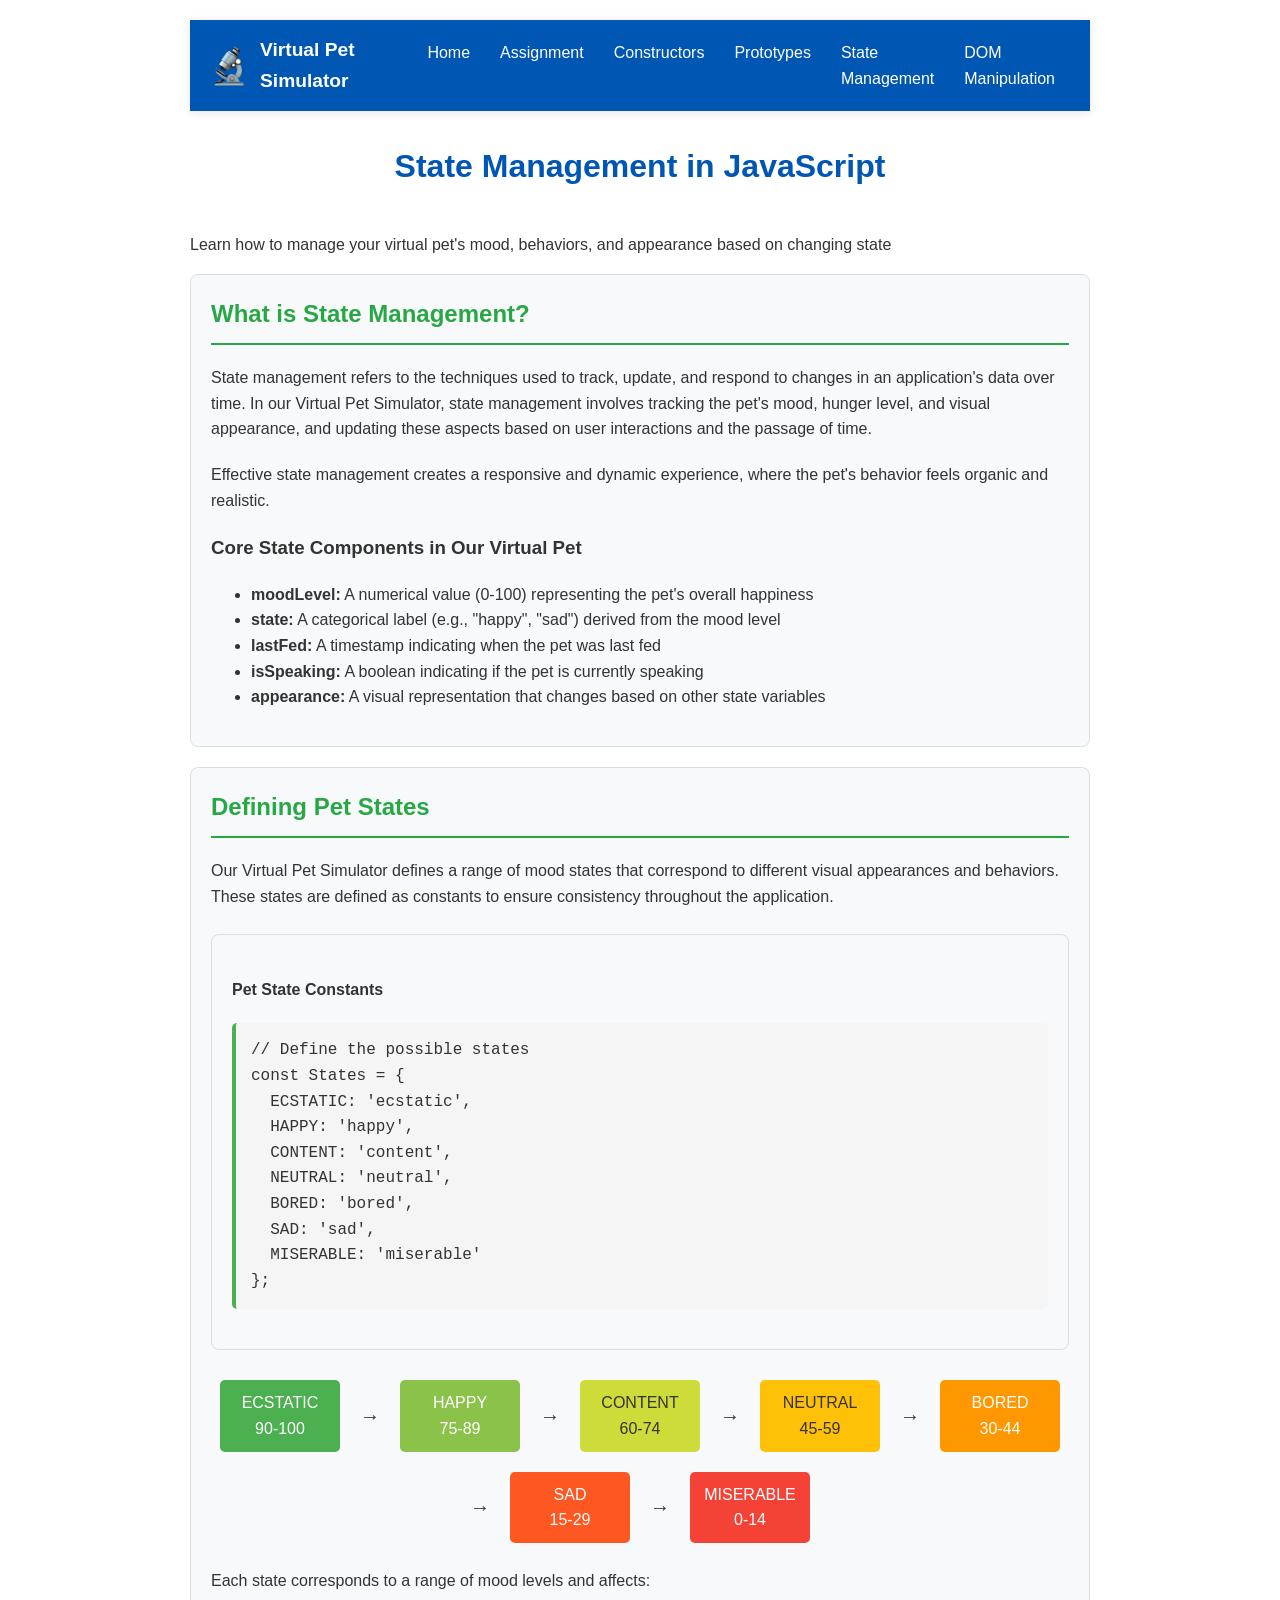
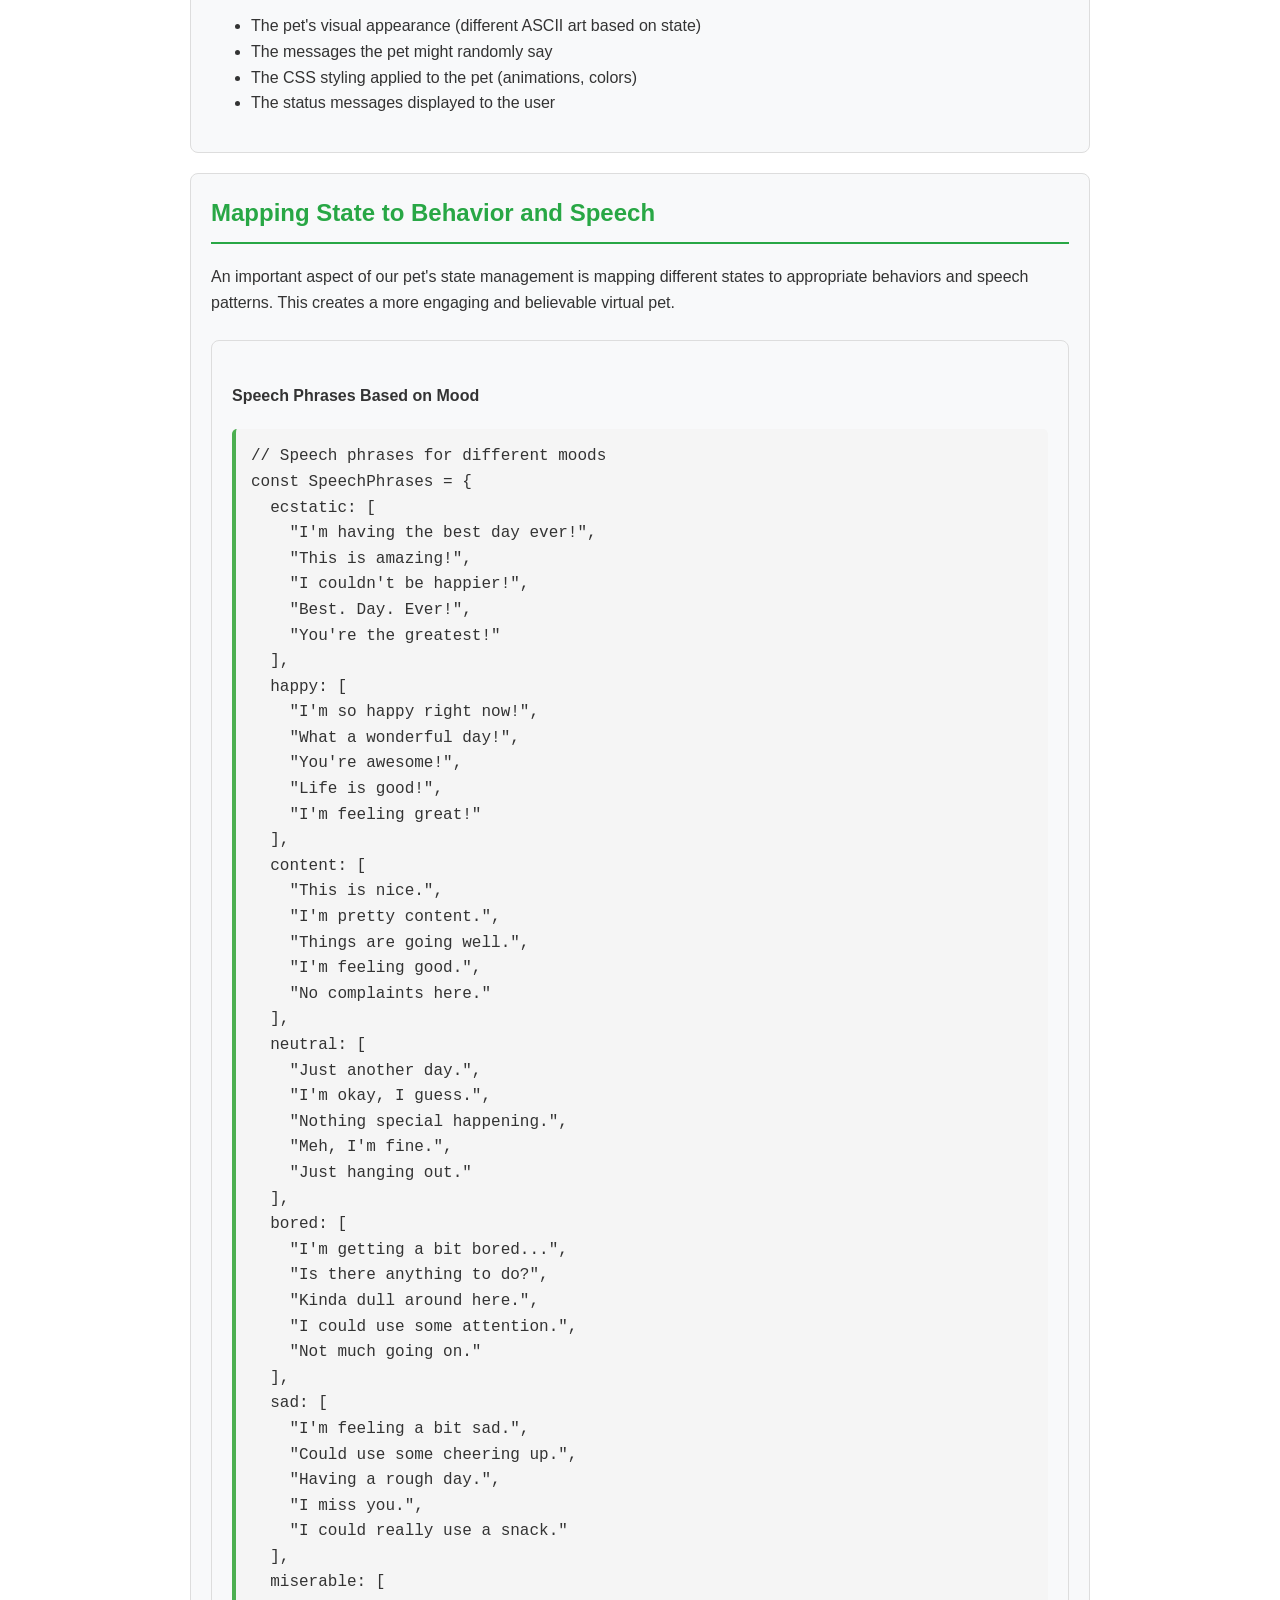
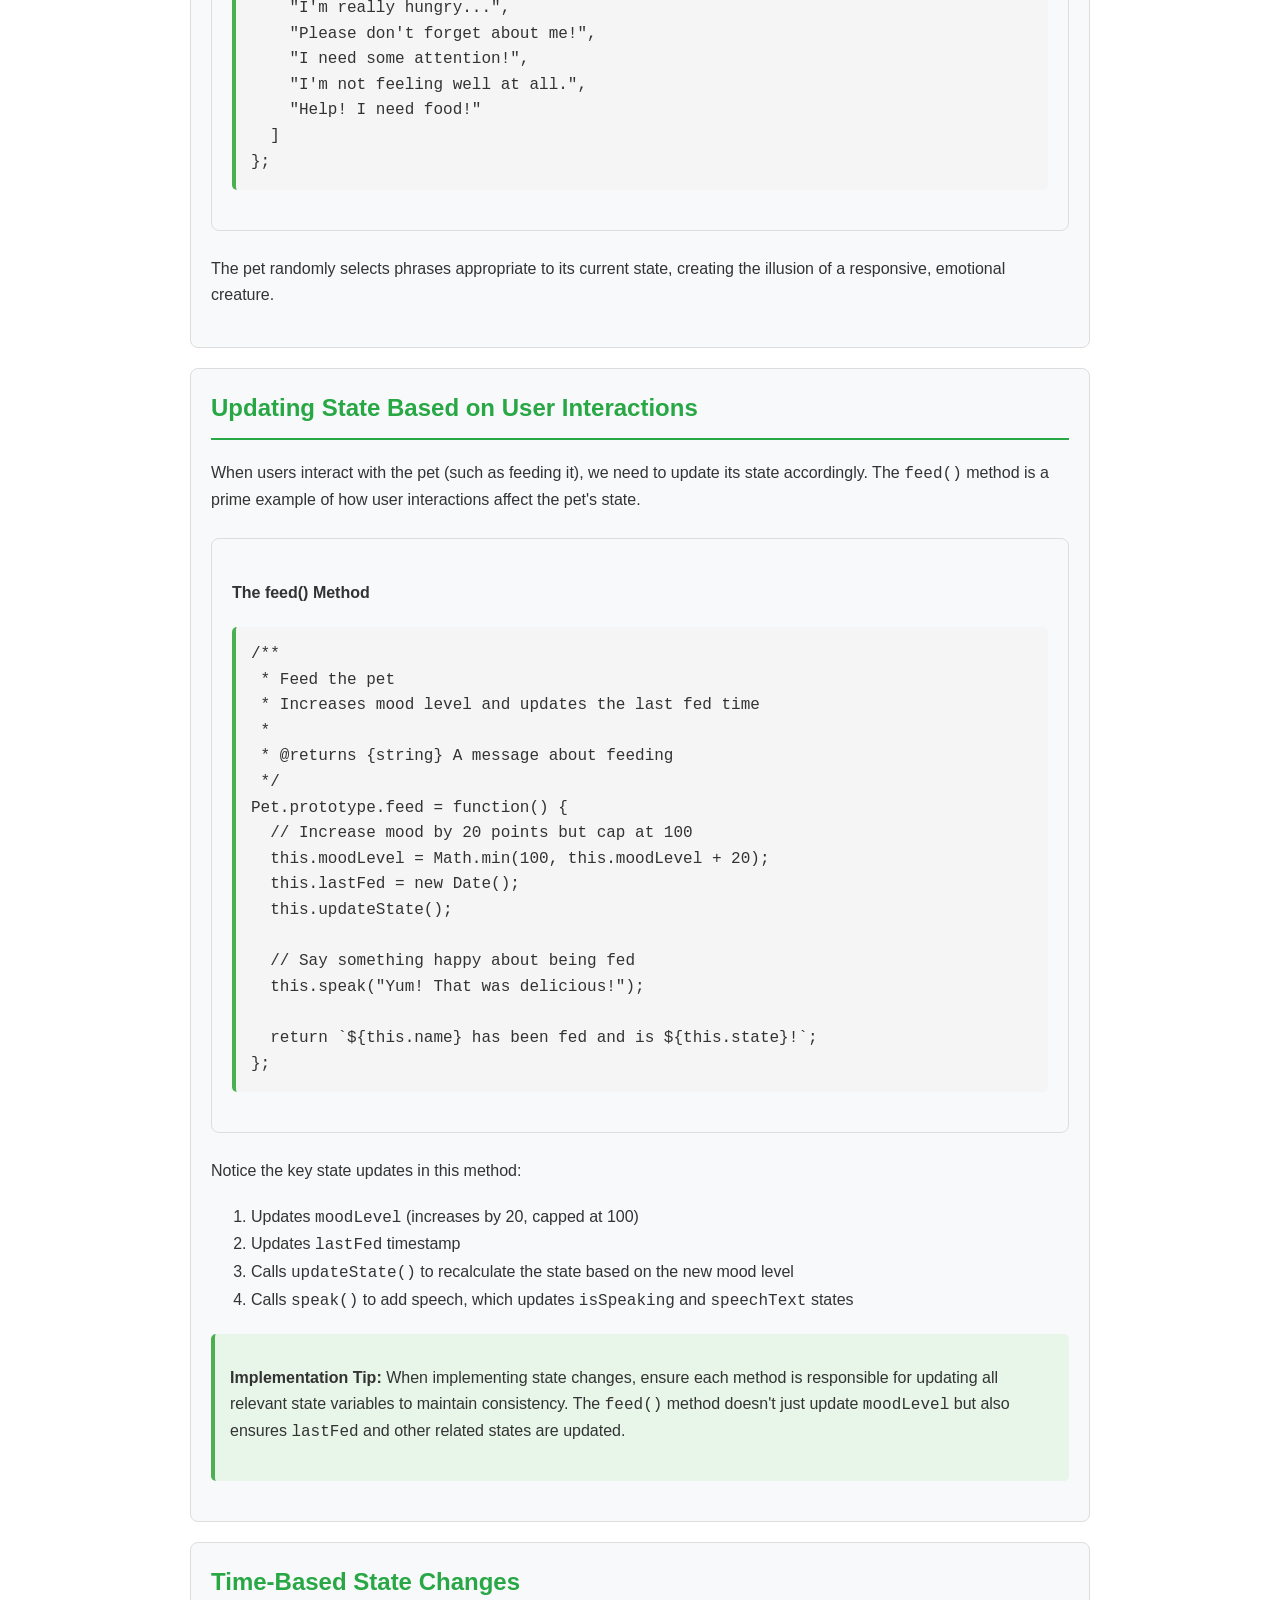
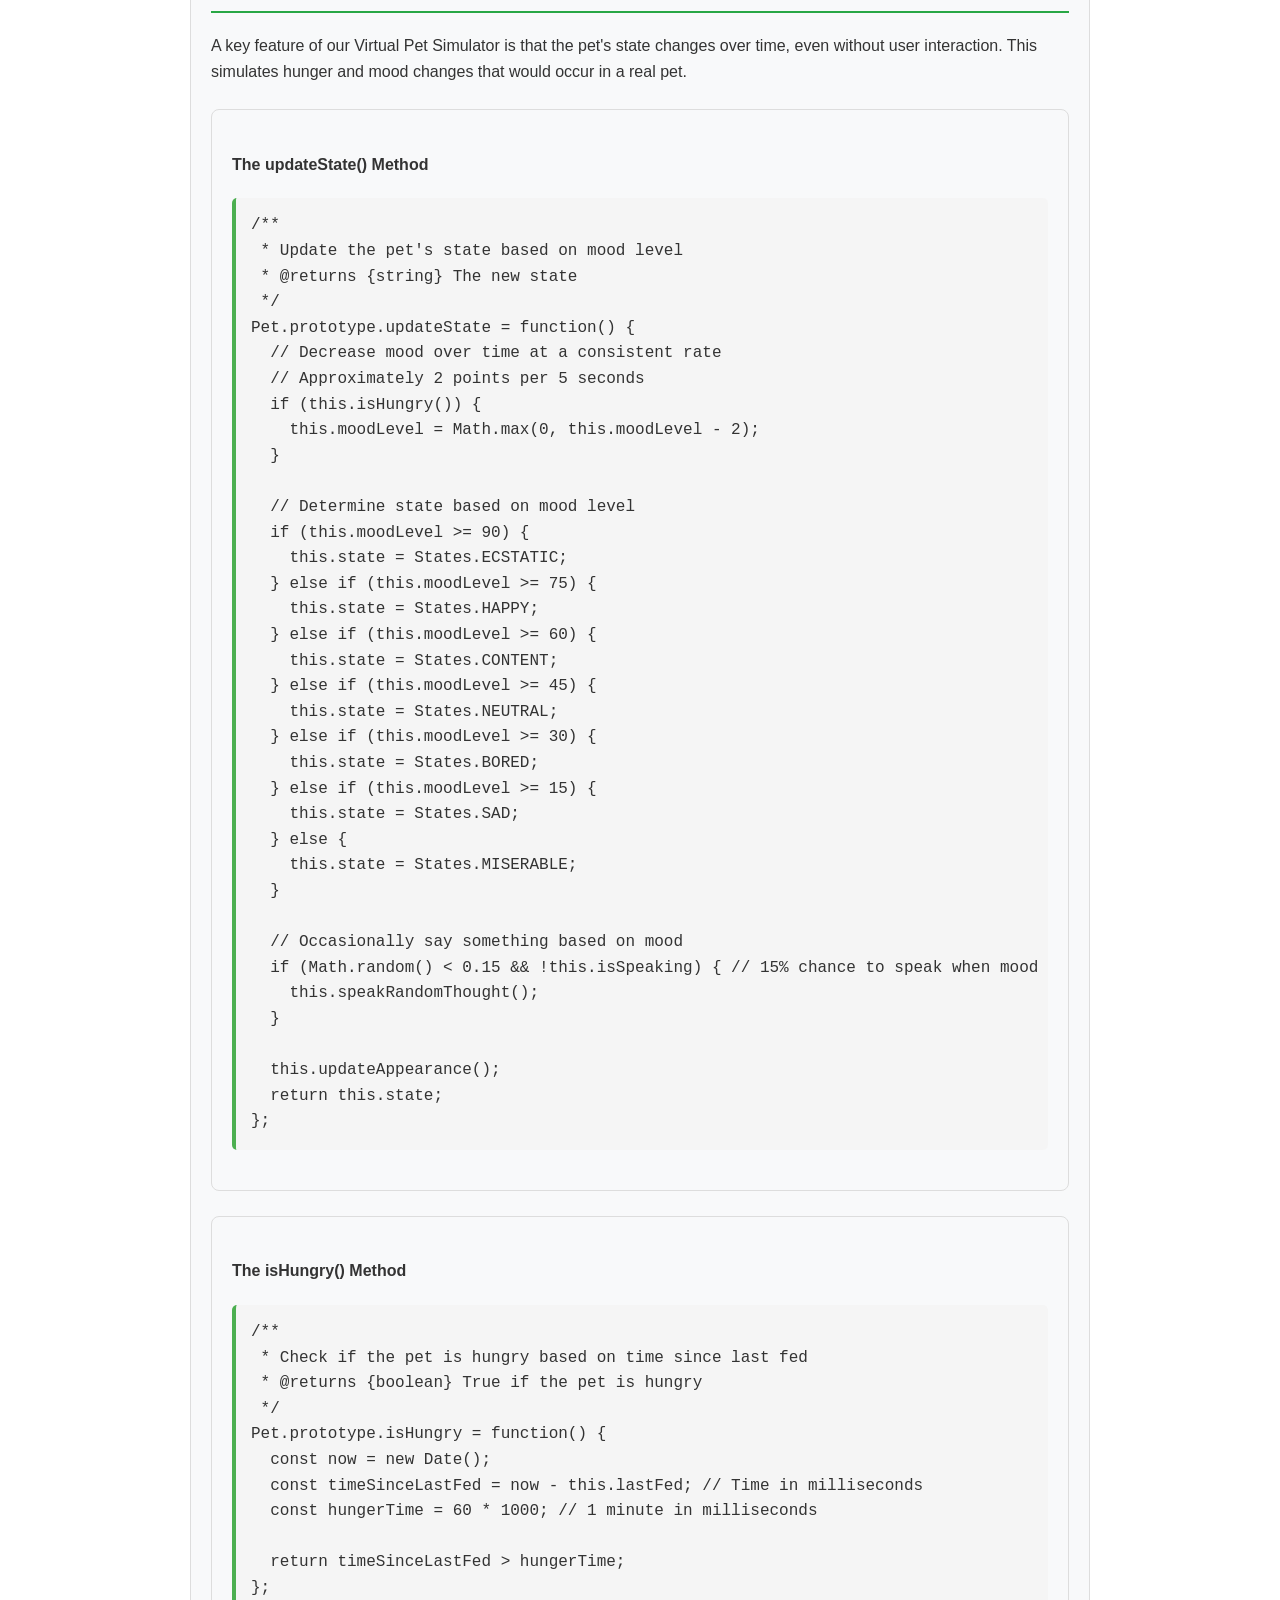
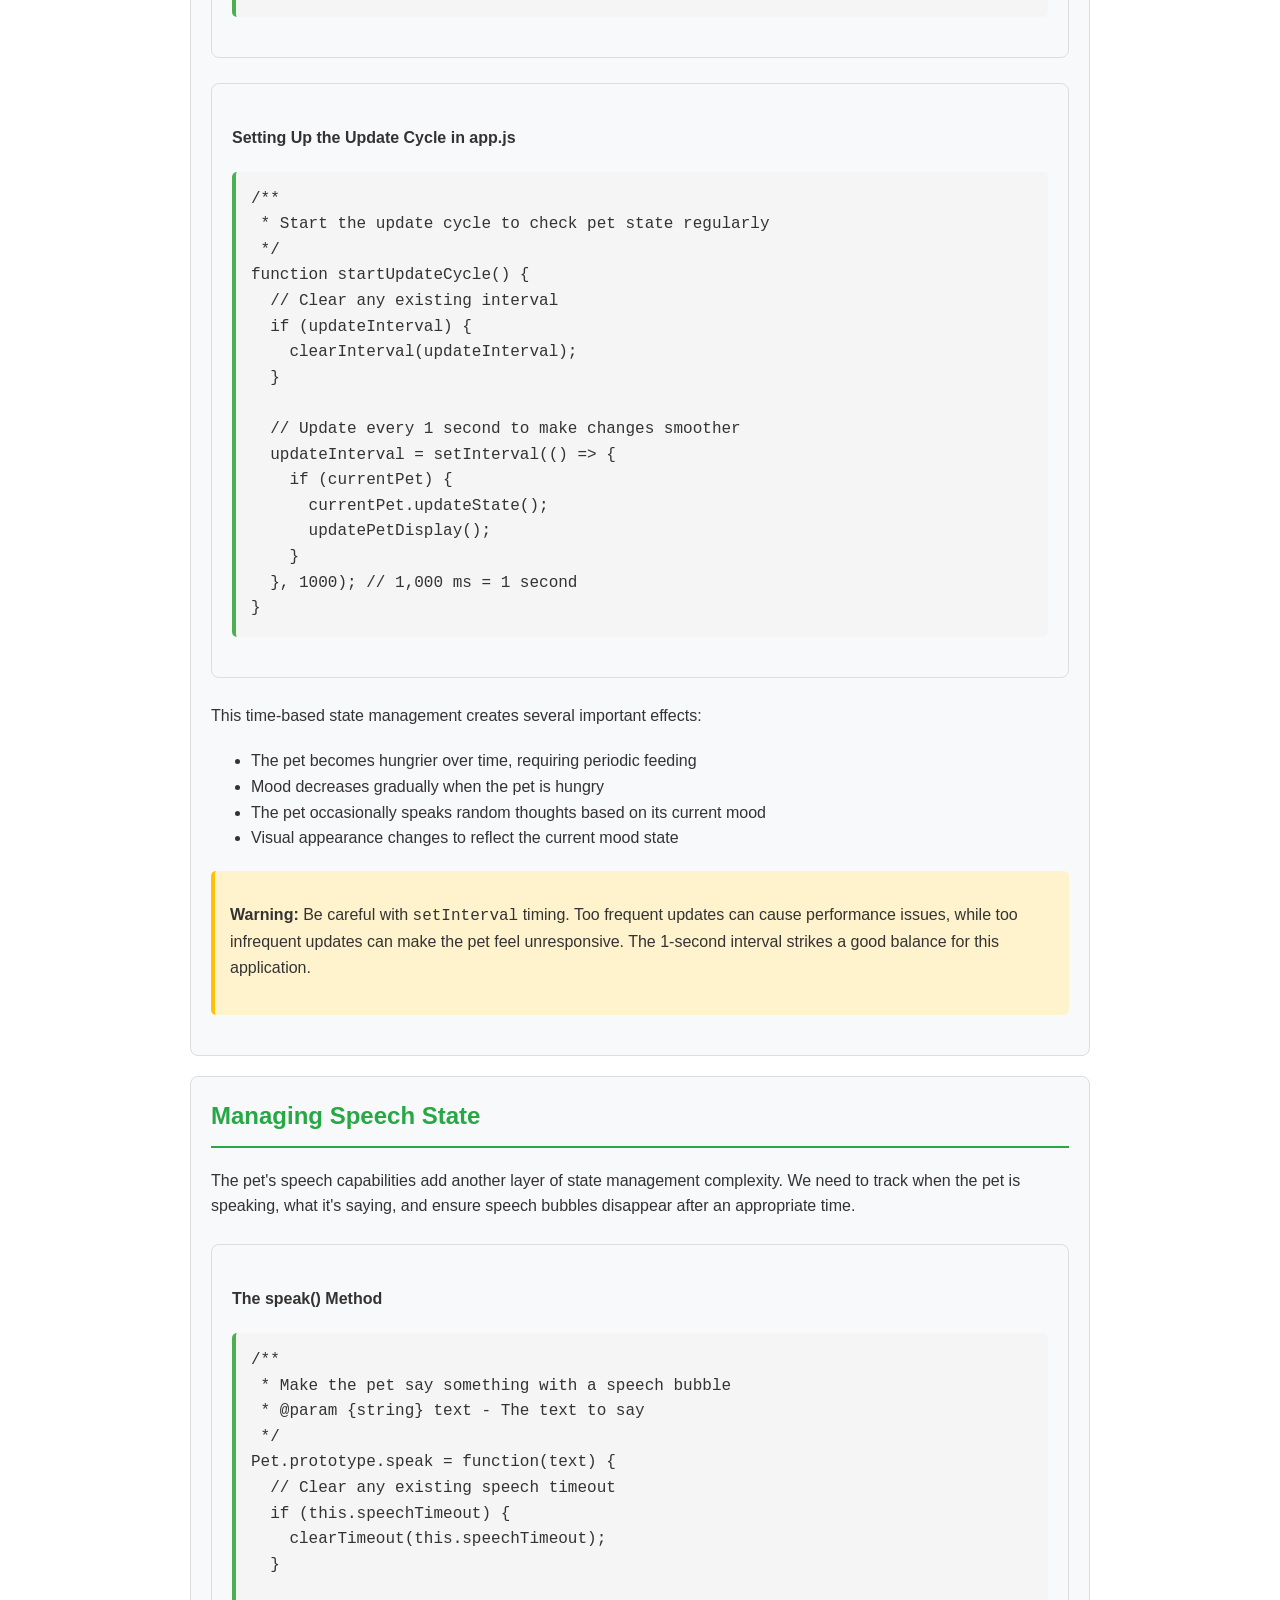
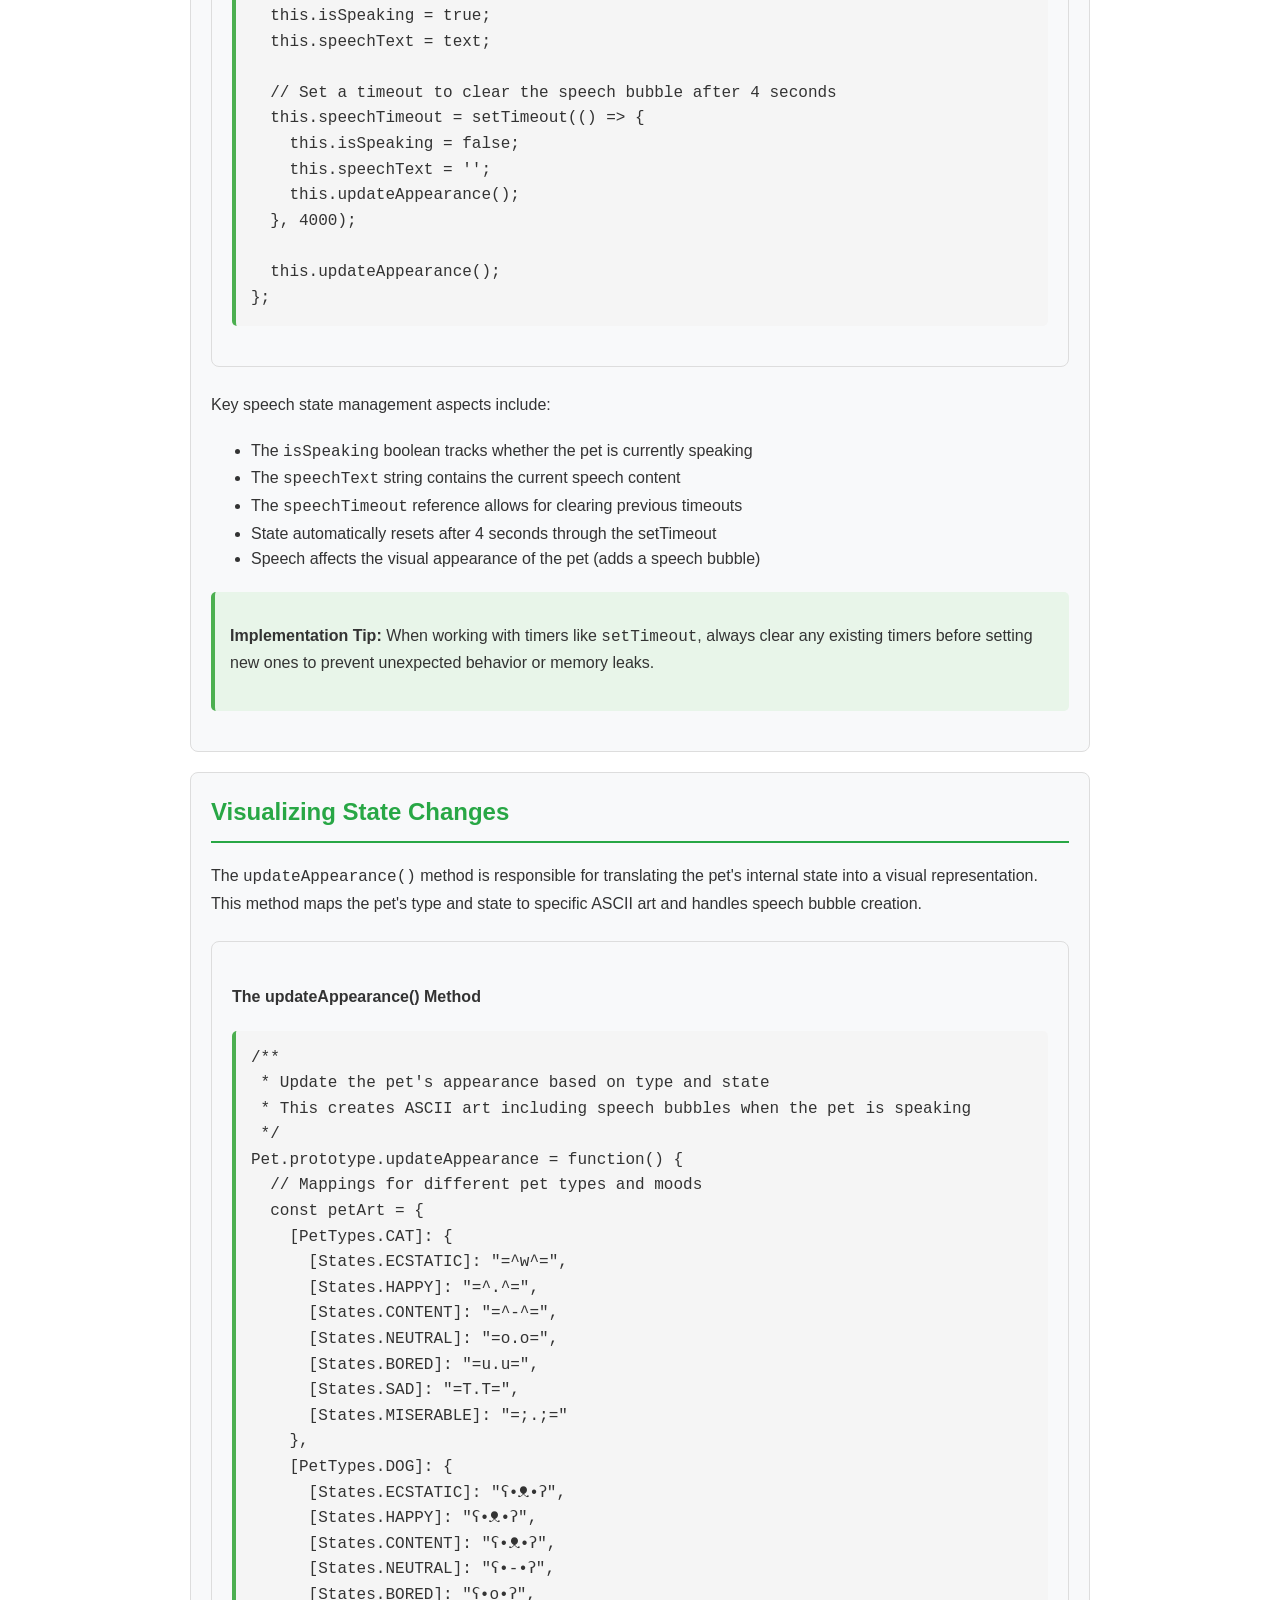
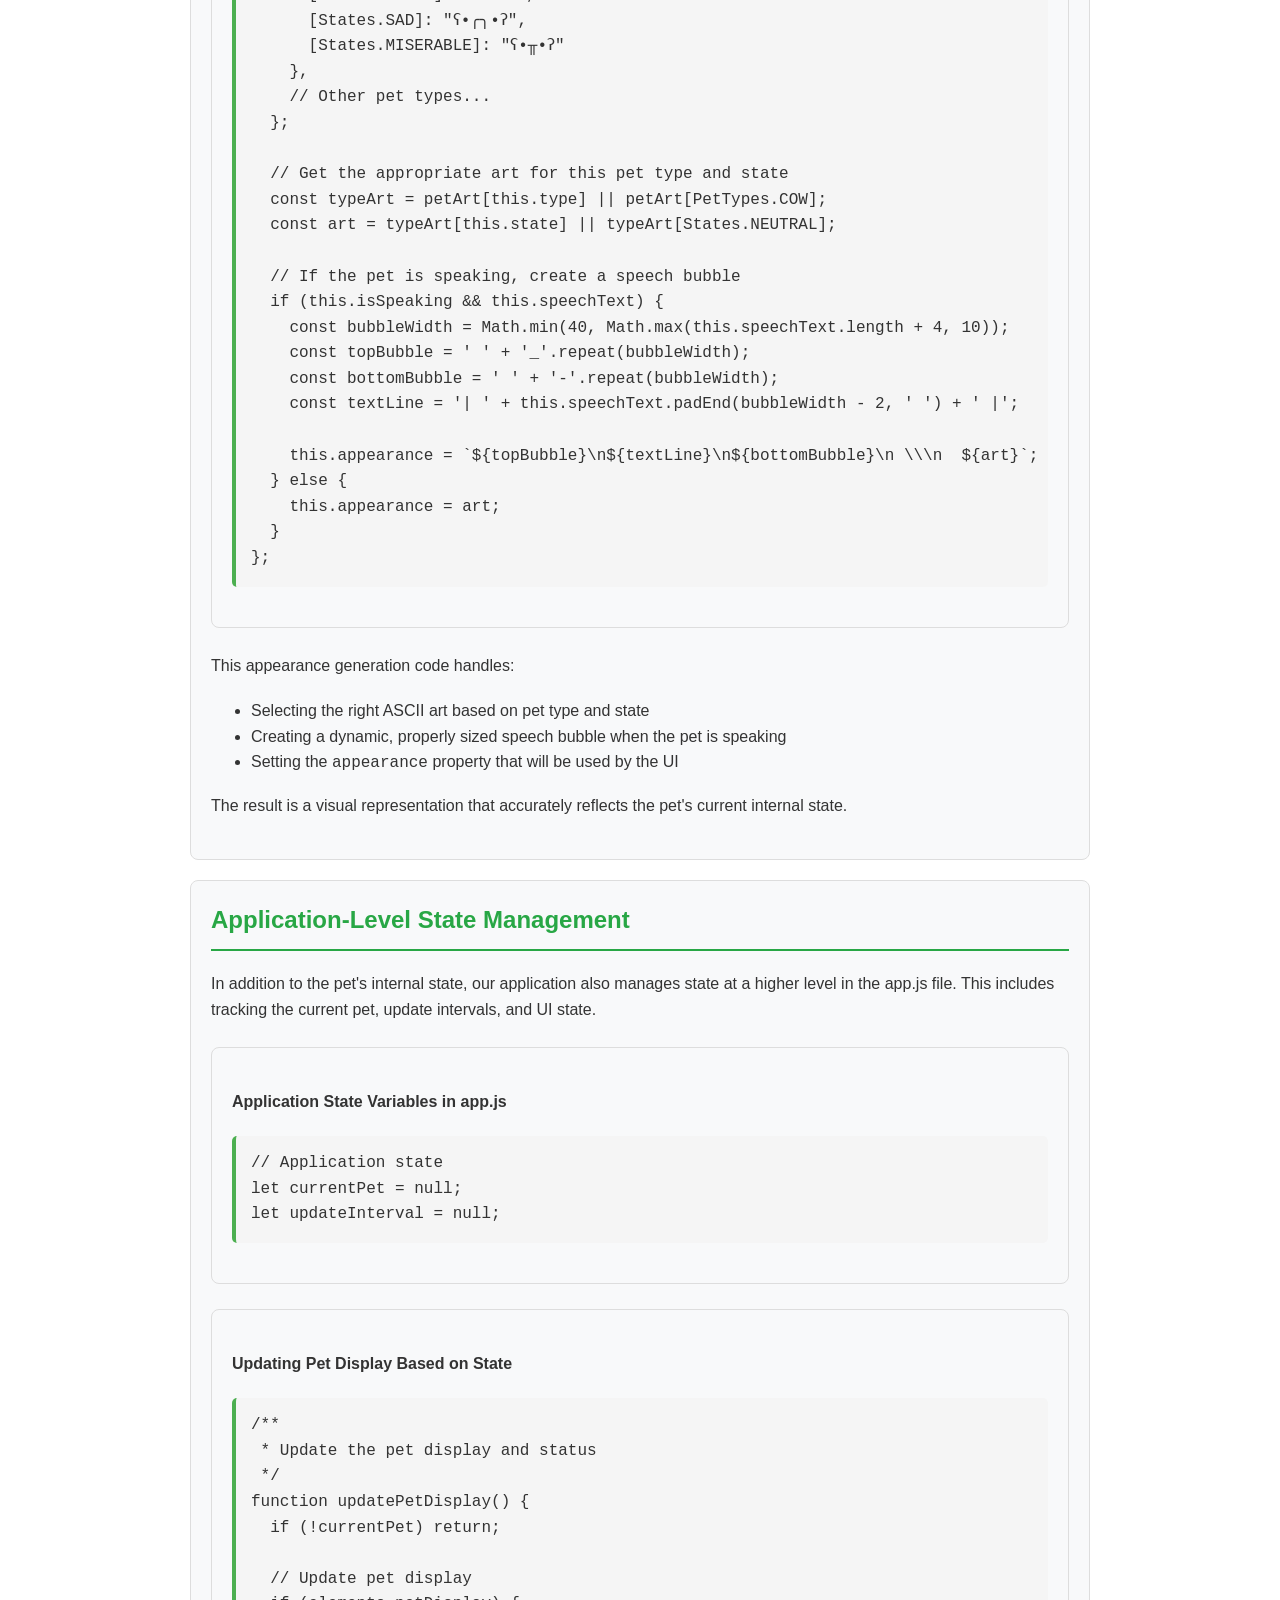
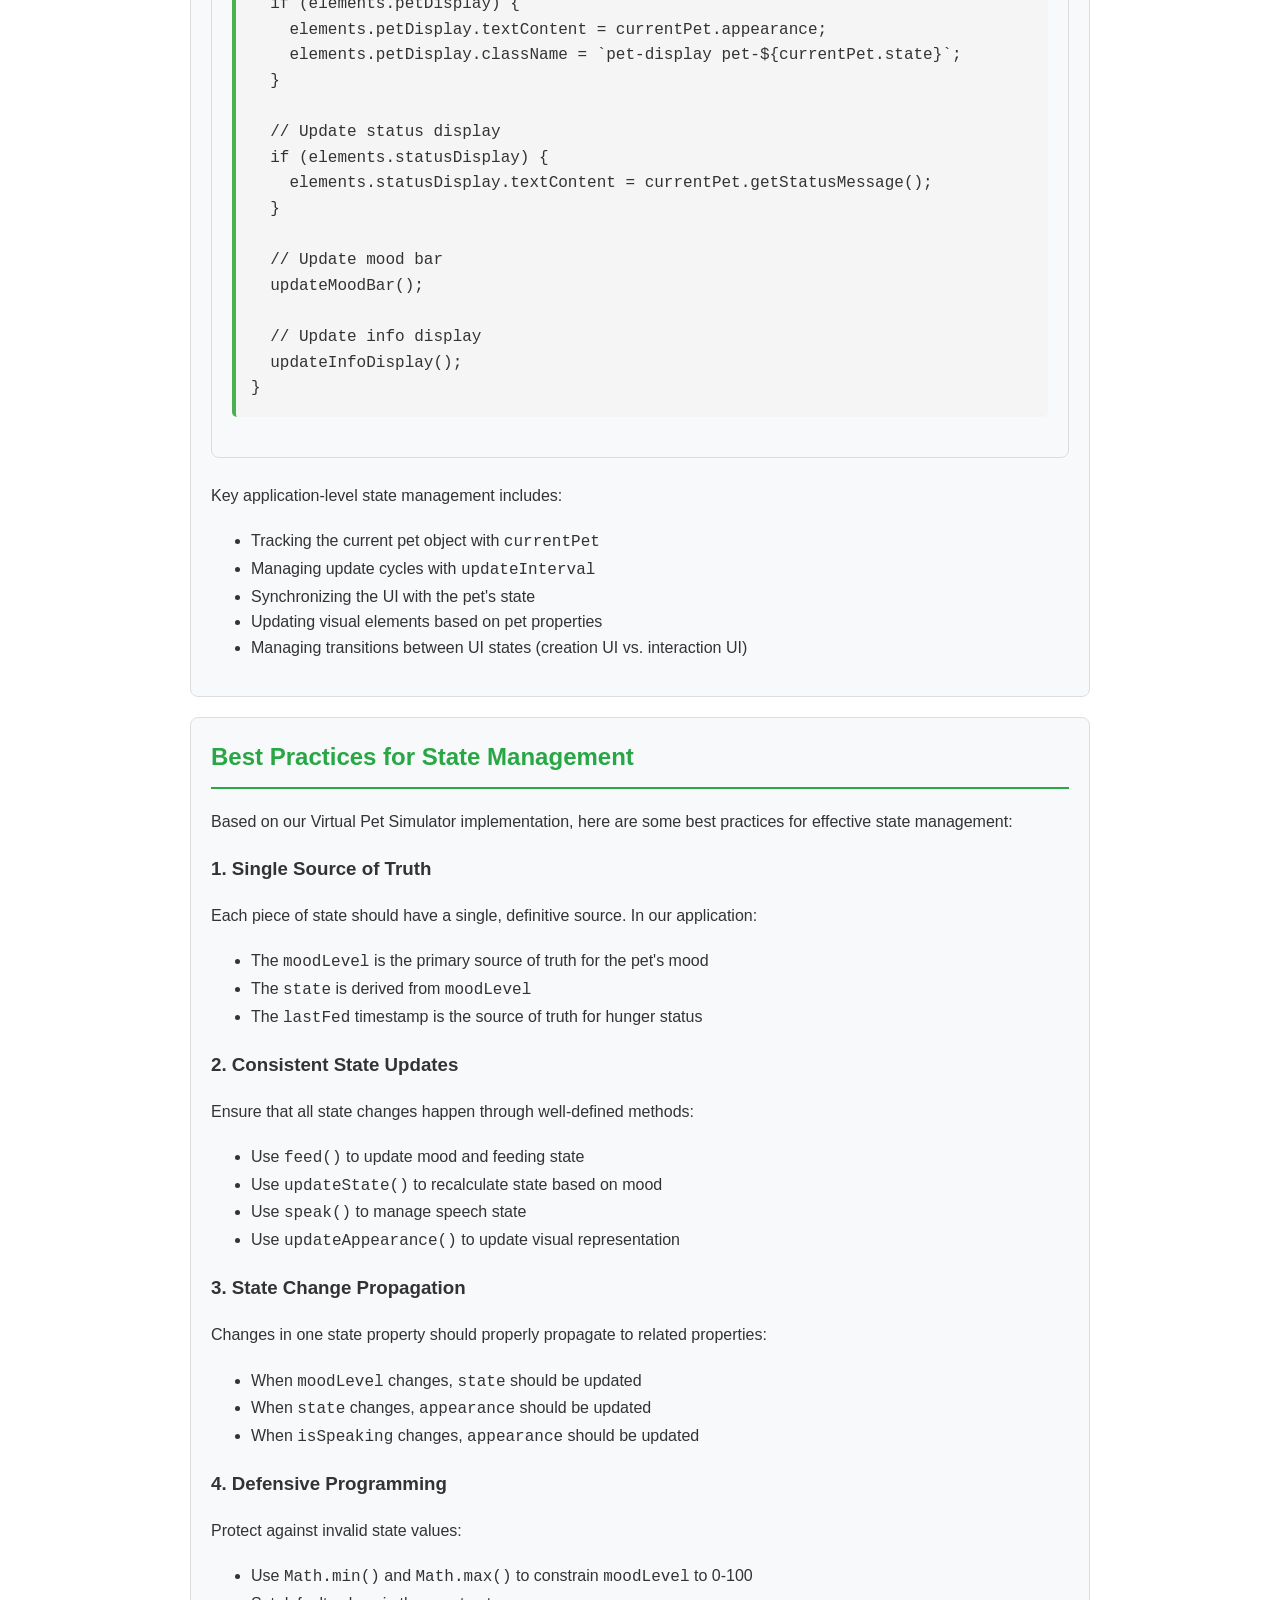
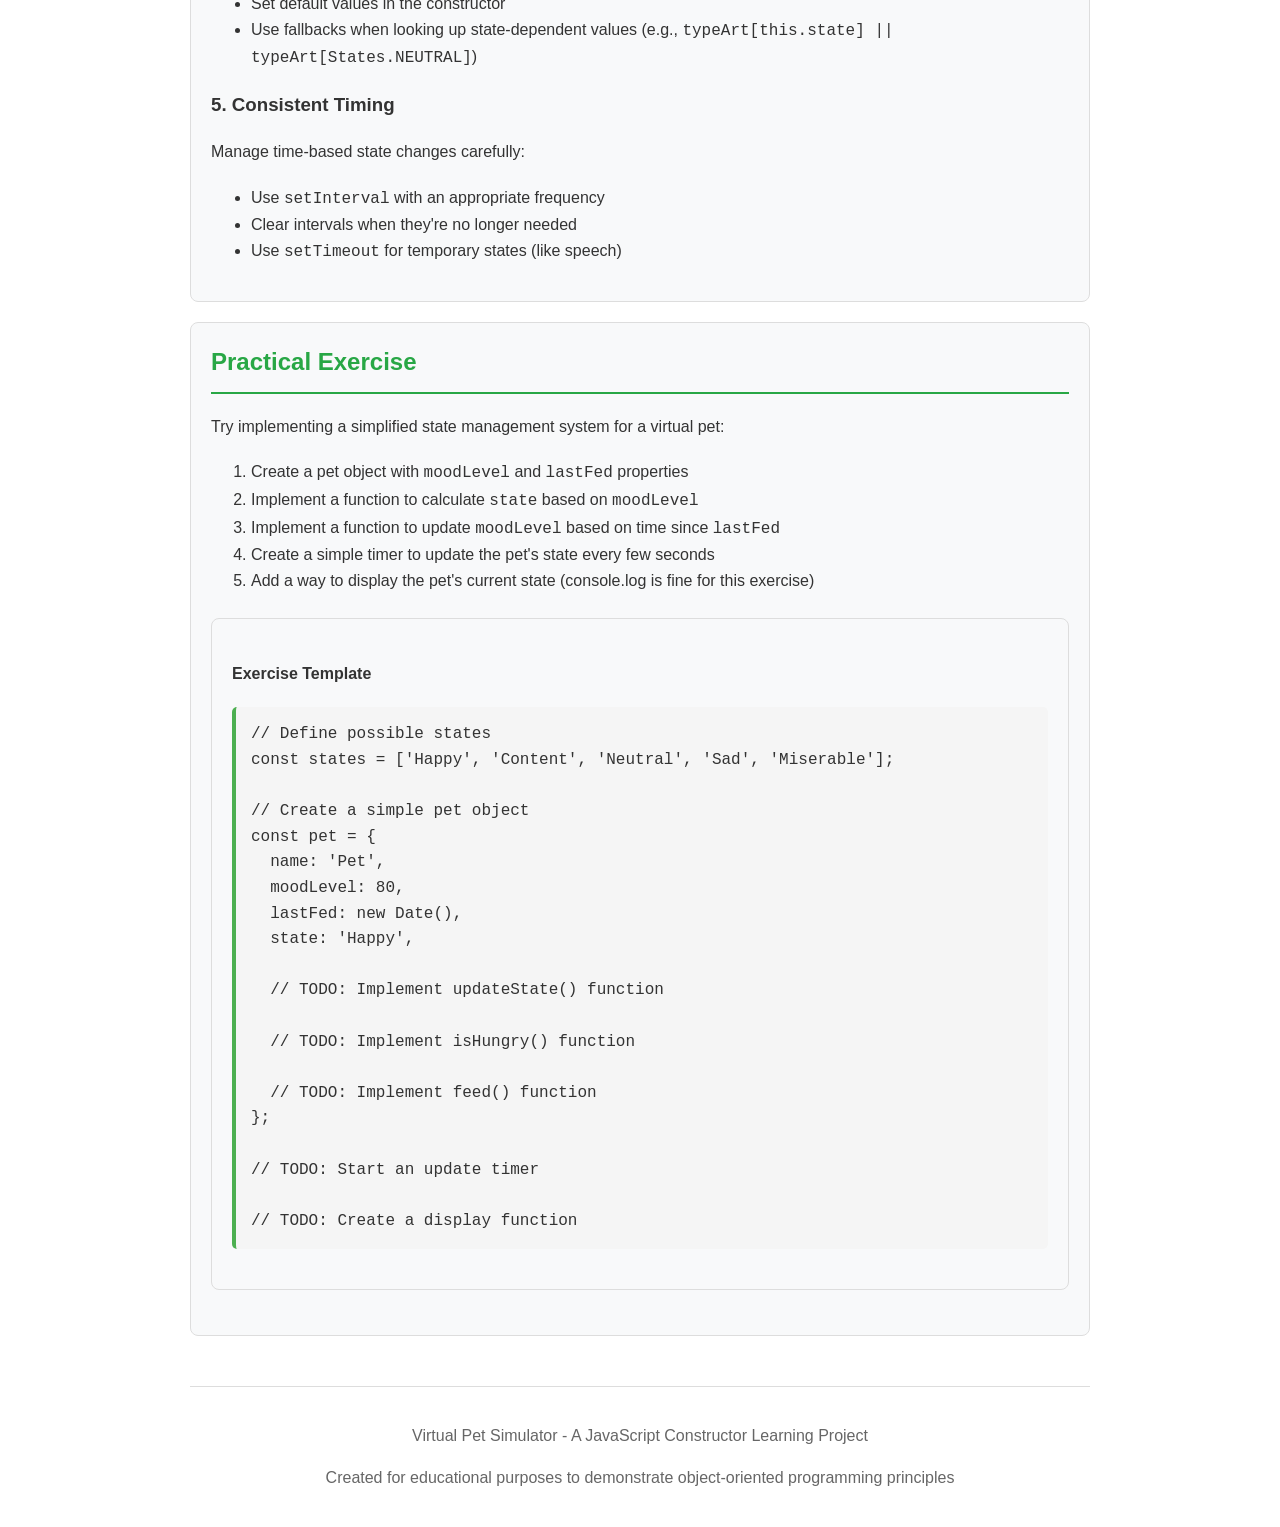
<file: docs/state-management.html>
<!DOCTYPE html>
<html lang="en">

<head>
  <meta charset="UTF-8">
  <meta name="viewport" content="width=device-width, initial-scale=1.0">
  <title>State Management in JavaScript - Virtual Pet Simulator</title>
  <link rel="shortcut icon" href="./favicon.png" type="image/png">
  <link rel="stylesheet" href="header.css">
  <link rel="stylesheet" href="styles.css">
  <style>
    /* Additional styles for this tutorial */
    pre {
      background-color: #f5f5f5;
      padding: 15px;
      border-radius: 5px;
      overflow-x: auto;
      margin: 20px 0;
      border-left: 4px solid #4caf50;
    }

    code {
      font-family: 'Courier New', Courier, monospace;
    }

    .code-sample {
      background-color: #f8f9fa;
      padding: 20px;
      border-radius: 8px;
      margin: 25px 0;
      border: 1px solid #ddd;
    }

    .output {
      background-color: #f0f8ff;
      padding: 10px 15px;
      border-radius: 5px;
      margin-top: 10px;
      border-left: 4px solid #4caf50;
    }

    .tip {
      background-color: #e8f5e9;
      padding: 15px;
      border-radius: 5px;
      margin: 20px 0;
      border-left: 4px solid #4caf50;
    }

    .warning {
      background-color: #fff3cd;
      padding: 15px;
      border-radius: 5px;
      margin: 20px 0;
      border-left: 4px solid #ffc107;
    }

    .state-diagram {
      width: 600px;
      max-width: 100%;
      margin: 30px auto;
      padding: 20px;
      background-color: #f0f8ff;
      border-radius: 8px;
      text-align: center;
    }

    .state-flow {
      display: flex;
      flex-wrap: wrap;
      justify-content: center;
      gap: 10px;
      margin: 20px 0;
    }

    .state-box {
      padding: 10px;
      margin: 5px;
      border-radius: 5px;
      text-align: center;
      min-width: 100px;
    }

    .ecstatic {
      background-color: #4caf50;
      color: white;
    }

    .happy {
      background-color: #8bc34a;
      color: white;
    }

    .content {
      background-color: #cddc39;
    }

    .neutral {
      background-color: #ffc107;
    }

    .bored {
      background-color: #ff9800;
      color: white;
    }

    .sad {
      background-color: #ff5722;
      color: white;
    }

    .miserable {
      background-color: #f44336;
      color: white;
    }

    .flow-arrow {
      font-size: 20px;
      margin: 0 5px;
      align-self: center;
    }
  </style>
</head>

<body>
  <header class="site-header">
    <div class="container">
      <nav class="site-nav">
        <div class="logo">
          <a href="index.html">
            <img src="./favicon.png" alt="pet icon" class="logo-img">
            <span>Virtual Pet Simulator</span>
          </a>
        </div>
        <ul class="nav-links">
          <li><a href="index.html" class="nav-link">Home</a></li>
          <li><a href="assignment.html" class="nav-link">Assignment</a></li>
          <li><a href="constructors.html" class="nav-link">Constructors</a></li>
          <li><a href="prototypes.html" class="nav-link">Prototypes</a></li>
          <li><a href="state-management.html" class="nav-link">State Management</a></li>
          <li><a href="dom-manipulation.html" class="nav-link">DOM Manipulation</a></li>
        </ul>
      </nav>
    </div>
  </header>

  <div class="header">
    <h1>State Management in JavaScript</h1>
    <p>Learn how to manage your virtual pet's mood, behaviors, and appearance based on changing state</p>
  </div>

  <div class="card">
    <h2>What is State Management?</h2>

    <p>State management refers to the techniques used to track, update, and respond to changes in an application's data
      over time. In our Virtual Pet Simulator, state management involves tracking the pet's mood, hunger level, and
      visual appearance, and updating these aspects based on user interactions and the passage of time.</p>

    <p>Effective state management creates a responsive and dynamic experience, where the pet's behavior feels organic
      and realistic.</p>

    <h3>Core State Components in Our Virtual Pet</h3>
    <ul>
      <li><strong>moodLevel:</strong> A numerical value (0-100) representing the pet's overall happiness</li>
      <li><strong>state:</strong> A categorical label (e.g., "happy", "sad") derived from the mood level</li>
      <li><strong>lastFed:</strong> A timestamp indicating when the pet was last fed</li>
      <li><strong>isSpeaking:</strong> A boolean indicating if the pet is currently speaking</li>
      <li><strong>appearance:</strong> A visual representation that changes based on other state variables</li>
    </ul>
  </div>

  <div class="card">
    <h2>Defining Pet States</h2>

    <p>Our Virtual Pet Simulator defines a range of mood states that correspond to different visual appearances and
      behaviors. These states are defined as constants to ensure consistency throughout the application.</p>

    <div class="code-sample">
      <h4>Pet State Constants</h4>
      <pre><code>// Define the possible states
const States = {
  ECSTATIC: 'ecstatic',
  HAPPY: 'happy',
  CONTENT: 'content',
  NEUTRAL: 'neutral',
  BORED: 'bored',
  SAD: 'sad',
  MISERABLE: 'miserable'
};</code></pre>
    </div>

    <div class="state-flow">
      <div class="state-box ecstatic">ECSTATIC<br>90-100</div>
      <div class="flow-arrow">→</div>
      <div class="state-box happy">HAPPY<br>75-89</div>
      <div class="flow-arrow">→</div>
      <div class="state-box content">CONTENT<br>60-74</div>
      <div class="flow-arrow">→</div>
      <div class="state-box neutral">NEUTRAL<br>45-59</div>
      <div class="flow-arrow">→</div>
      <div class="state-box bored">BORED<br>30-44</div>
      <div class="flow-arrow">→</div>
      <div class="state-box sad">SAD<br>15-29</div>
      <div class="flow-arrow">→</div>
      <div class="state-box miserable">MISERABLE<br>0-14</div>
    </div>

    <p>Each state corresponds to a range of mood levels and affects:</p>
    <ul>
      <li>The pet's visual appearance (different ASCII art based on state)</li>
      <li>The messages the pet might randomly say</li>
      <li>The CSS styling applied to the pet (animations, colors)</li>
      <li>The status messages displayed to the user</li>
    </ul>
  </div>

  <div class="card">
    <h2>Mapping State to Behavior and Speech</h2>

    <p>An important aspect of our pet's state management is mapping different states to appropriate behaviors and speech
      patterns. This creates a more engaging and believable virtual pet.</p>

    <div class="code-sample">
      <h4>Speech Phrases Based on Mood</h4>
      <pre><code>// Speech phrases for different moods
const SpeechPhrases = {
  ecstatic: [
    "I'm having the best day ever!",
    "This is amazing!",
    "I couldn't be happier!",
    "Best. Day. Ever!",
    "You're the greatest!"
  ],
  happy: [
    "I'm so happy right now!",
    "What a wonderful day!",
    "You're awesome!",
    "Life is good!",
    "I'm feeling great!"
  ],
  content: [
    "This is nice.",
    "I'm pretty content.",
    "Things are going well.",
    "I'm feeling good.",
    "No complaints here."
  ],
  neutral: [
    "Just another day.",
    "I'm okay, I guess.",
    "Nothing special happening.",
    "Meh, I'm fine.",
    "Just hanging out."
  ],
  bored: [
    "I'm getting a bit bored...",
    "Is there anything to do?",
    "Kinda dull around here.",
    "I could use some attention.",
    "Not much going on."
  ],
  sad: [
    "I'm feeling a bit sad.",
    "Could use some cheering up.",
    "Having a rough day.",
    "I miss you.",
    "I could really use a snack."
  ],
  miserable: [
    "I'm really hungry...",
    "Please don't forget about me!",
    "I need some attention!",
    "I'm not feeling well at all.",
    "Help! I need food!"
  ]
};</code></pre>
    </div>

    <p>The pet randomly selects phrases appropriate to its current state, creating the illusion of a responsive,
      emotional creature.</p>
  </div>

  <div class="card">
    <h2>Updating State Based on User Interactions</h2>

    <p>When users interact with the pet (such as feeding it), we need to update its state accordingly. The
      <code>feed()</code> method is a prime example of how user interactions affect the pet's state.
    </p>

    <div class="code-sample">
      <h4>The feed() Method</h4>
      <pre><code>/**
 * Feed the pet
 * Increases mood level and updates the last fed time
 *
 * @returns {string} A message about feeding
 */
Pet.prototype.feed = function() {
  // Increase mood by 20 points but cap at 100
  this.moodLevel = Math.min(100, this.moodLevel + 20);
  this.lastFed = new Date();
  this.updateState();

  // Say something happy about being fed
  this.speak("Yum! That was delicious!");

  return `${this.name} has been fed and is ${this.state}!`;
};</code></pre>
    </div>

    <p>Notice the key state updates in this method:</p>
    <ol>
      <li>Updates <code>moodLevel</code> (increases by 20, capped at 100)</li>
      <li>Updates <code>lastFed</code> timestamp</li>
      <li>Calls <code>updateState()</code> to recalculate the state based on the new mood level</li>
      <li>Calls <code>speak()</code> to add speech, which updates <code>isSpeaking</code> and <code>speechText</code>
        states</li>
    </ol>

    <div class="tip">
      <p><strong>Implementation Tip:</strong> When implementing state changes, ensure each method is responsible for
        updating all relevant state variables to maintain consistency. The <code>feed()</code> method doesn't just
        update <code>moodLevel</code> but also ensures <code>lastFed</code> and other related states are updated.</p>
    </div>
  </div>

  <div class="card">
    <h2>Time-Based State Changes</h2>

    <p>A key feature of our Virtual Pet Simulator is that the pet's state changes over time, even without user
      interaction. This simulates hunger and mood changes that would occur in a real pet.</p>

    <div class="code-sample">
      <h4>The updateState() Method</h4>
      <pre><code>/**
 * Update the pet's state based on mood level
 * @returns {string} The new state
 */
Pet.prototype.updateState = function() {
  // Decrease mood over time at a consistent rate
  // Approximately 2 points per 5 seconds
  if (this.isHungry()) {
    this.moodLevel = Math.max(0, this.moodLevel - 2);
  }

  // Determine state based on mood level
  if (this.moodLevel &gt;= 90) {
    this.state = States.ECSTATIC;
  } else if (this.moodLevel &gt;= 75) {
    this.state = States.HAPPY;
  } else if (this.moodLevel &gt;= 60) {
    this.state = States.CONTENT;
  } else if (this.moodLevel &gt;= 45) {
    this.state = States.NEUTRAL;
  } else if (this.moodLevel &gt;= 30) {
    this.state = States.BORED;
  } else if (this.moodLevel &gt;= 15) {
    this.state = States.SAD;
  } else {
    this.state = States.MISERABLE;
  }

  // Occasionally say something based on mood
  if (Math.random() &lt; 0.15 && !this.isSpeaking) { // 15% chance to speak when mood updates
    this.speakRandomThought();
  }

  this.updateAppearance();
  return this.state;
};</code></pre>
    </div>

    <div class="code-sample">
      <h4>The isHungry() Method</h4>
      <pre><code>/**
 * Check if the pet is hungry based on time since last fed
 * @returns {boolean} True if the pet is hungry
 */
Pet.prototype.isHungry = function() {
  const now = new Date();
  const timeSinceLastFed = now - this.lastFed; // Time in milliseconds
  const hungerTime = 60 * 1000; // 1 minute in milliseconds

  return timeSinceLastFed &gt; hungerTime;
};</code></pre>
    </div>

    <div class="code-sample">
      <h4>Setting Up the Update Cycle in app.js</h4>
      <pre><code>/**
 * Start the update cycle to check pet state regularly
 */
function startUpdateCycle() {
  // Clear any existing interval
  if (updateInterval) {
    clearInterval(updateInterval);
  }

  // Update every 1 second to make changes smoother
  updateInterval = setInterval(() =&gt; {
    if (currentPet) {
      currentPet.updateState();
      updatePetDisplay();
    }
  }, 1000); // 1,000 ms = 1 second
}</code></pre>
    </div>

    <p>This time-based state management creates several important effects:</p>
    <ul>
      <li>The pet becomes hungrier over time, requiring periodic feeding</li>
      <li>Mood decreases gradually when the pet is hungry</li>
      <li>The pet occasionally speaks random thoughts based on its current mood</li>
      <li>Visual appearance changes to reflect the current mood state</li>
    </ul>

    <div class="warning">
      <p><strong>Warning:</strong> Be careful with <code>setInterval</code> timing. Too frequent updates can cause
        performance issues, while too infrequent updates can make the pet feel unresponsive. The 1-second interval
        strikes a good balance for this application.</p>
    </div>
  </div>

  <div class="card">
    <h2>Managing Speech State</h2>

    <p>The pet's speech capabilities add another layer of state management complexity. We need to track when the pet is
      speaking, what it's saying, and ensure speech bubbles disappear after an appropriate time.</p>

    <div class="code-sample">
      <h4>The speak() Method</h4>
      <pre><code>/**
 * Make the pet say something with a speech bubble
 * @param {string} text - The text to say
 */
Pet.prototype.speak = function(text) {
  // Clear any existing speech timeout
  if (this.speechTimeout) {
    clearTimeout(this.speechTimeout);
  }

  this.isSpeaking = true;
  this.speechText = text;

  // Set a timeout to clear the speech bubble after 4 seconds
  this.speechTimeout = setTimeout(() =&gt; {
    this.isSpeaking = false;
    this.speechText = '';
    this.updateAppearance();
  }, 4000);

  this.updateAppearance();
};</code></pre>
    </div>

    <p>Key speech state management aspects include:</p>
    <ul>
      <li>The <code>isSpeaking</code> boolean tracks whether the pet is currently speaking</li>
      <li>The <code>speechText</code> string contains the current speech content</li>
      <li>The <code>speechTimeout</code> reference allows for clearing previous timeouts</li>
      <li>State automatically resets after 4 seconds through the setTimeout</li>
      <li>Speech affects the visual appearance of the pet (adds a speech bubble)</li>
    </ul>

    <div class="tip">
      <p><strong>Implementation Tip:</strong> When working with timers like <code>setTimeout</code>, always clear any
        existing timers before setting new ones to prevent unexpected behavior or memory leaks.</p>
    </div>
  </div>

  <div class="card">
    <h2>Visualizing State Changes</h2>

    <p>The <code>updateAppearance()</code> method is responsible for translating the pet's internal state into a visual
      representation. This method maps the pet's type and state to specific ASCII art and handles speech bubble
      creation.</p>

    <div class="code-sample">
      <h4>The updateAppearance() Method</h4>
      <pre><code>/**
 * Update the pet's appearance based on type and state
 * This creates ASCII art including speech bubbles when the pet is speaking
 */
Pet.prototype.updateAppearance = function() {
  // Mappings for different pet types and moods
  const petArt = {
    [PetTypes.CAT]: {
      [States.ECSTATIC]: "=^w^=",
      [States.HAPPY]: "=^.^=",
      [States.CONTENT]: "=^-^=",
      [States.NEUTRAL]: "=o.o=",
      [States.BORED]: "=u.u=",
      [States.SAD]: "=T.T=",
      [States.MISERABLE]: "=;.;="
    },
    [PetTypes.DOG]: {
      [States.ECSTATIC]: "ʕ•ᴥ•ʔ",
      [States.HAPPY]: "ʕ•ᴥ•ʔ",
      [States.CONTENT]: "ʕ•ᴥ•ʔ",
      [States.NEUTRAL]: "ʕ•-•ʔ",
      [States.BORED]: "ʕ•o•ʔ",
      [States.SAD]: "ʕ•╭╮•ʔ",
      [States.MISERABLE]: "ʕ•╥•ʔ"
    },
    // Other pet types...
  };

  // Get the appropriate art for this pet type and state
  const typeArt = petArt[this.type] || petArt[PetTypes.COW];
  const art = typeArt[this.state] || typeArt[States.NEUTRAL];

  // If the pet is speaking, create a speech bubble
  if (this.isSpeaking && this.speechText) {
    const bubbleWidth = Math.min(40, Math.max(this.speechText.length + 4, 10));
    const topBubble = ' ' + '_'.repeat(bubbleWidth);
    const bottomBubble = ' ' + '-'.repeat(bubbleWidth);
    const textLine = '| ' + this.speechText.padEnd(bubbleWidth - 2, ' ') + ' |';

    this.appearance = `${topBubble}\n${textLine}\n${bottomBubble}\n \\\n  ${art}`;
  } else {
    this.appearance = art;
  }
};</code></pre>
    </div>

    <p>This appearance generation code handles:</p>
    <ul>
      <li>Selecting the right ASCII art based on pet type and state</li>
      <li>Creating a dynamic, properly sized speech bubble when the pet is speaking</li>
      <li>Setting the <code>appearance</code> property that will be used by the UI</li>
    </ul>

    <p>The result is a visual representation that accurately reflects the pet's current internal state.</p>
  </div>

  <div class="card">
    <h2>Application-Level State Management</h2>

    <p>In addition to the pet's internal state, our application also manages state at a higher level in the app.js file.
      This includes tracking the current pet, update intervals, and UI state.</p>

    <div class="code-sample">
      <h4>Application State Variables in app.js</h4>
      <pre><code>// Application state
let currentPet = null;
let updateInterval = null;</code></pre>
    </div>

    <div class="code-sample">
      <h4>Updating Pet Display Based on State</h4>
      <pre><code>/**
 * Update the pet display and status
 */
function updatePetDisplay() {
  if (!currentPet) return;

  // Update pet display
  if (elements.petDisplay) {
    elements.petDisplay.textContent = currentPet.appearance;
    elements.petDisplay.className = `pet-display pet-${currentPet.state}`;
  }

  // Update status display
  if (elements.statusDisplay) {
    elements.statusDisplay.textContent = currentPet.getStatusMessage();
  }

  // Update mood bar
  updateMoodBar();

  // Update info display
  updateInfoDisplay();
}</code></pre>
    </div>

    <p>Key application-level state management includes:</p>
    <ul>
      <li>Tracking the current pet object with <code>currentPet</code></li>
      <li>Managing update cycles with <code>updateInterval</code></li>
      <li>Synchronizing the UI with the pet's state</li>
      <li>Updating visual elements based on pet properties</li>
      <li>Managing transitions between UI states (creation UI vs. interaction UI)</li>
    </ul>
  </div>

  <div class="card">
    <h2>Best Practices for State Management</h2>

    <p>Based on our Virtual Pet Simulator implementation, here are some best practices for effective state management:
    </p>

    <h3>1. Single Source of Truth</h3>
    <p>Each piece of state should have a single, definitive source. In our application:</p>
    <ul>
      <li>The <code>moodLevel</code> is the primary source of truth for the pet's mood</li>
      <li>The <code>state</code> is derived from <code>moodLevel</code></li>
      <li>The <code>lastFed</code> timestamp is the source of truth for hunger status</li>
    </ul>

    <h3>2. Consistent State Updates</h3>
    <p>Ensure that all state changes happen through well-defined methods:</p>
    <ul>
      <li>Use <code>feed()</code> to update mood and feeding state</li>
      <li>Use <code>updateState()</code> to recalculate state based on mood</li>
      <li>Use <code>speak()</code> to manage speech state</li>
      <li>Use <code>updateAppearance()</code> to update visual representation</li>
    </ul>

    <h3>3. State Change Propagation</h3>
    <p>Changes in one state property should properly propagate to related properties:</p>
    <ul>
      <li>When <code>moodLevel</code> changes, <code>state</code> should be updated</li>
      <li>When <code>state</code> changes, <code>appearance</code> should be updated</li>
      <li>When <code>isSpeaking</code> changes, <code>appearance</code> should be updated</li>
    </ul>

    <h3>4. Defensive Programming</h3>
    <p>Protect against invalid state values:</p>
    <ul>
      <li>Use <code>Math.min()</code> and <code>Math.max()</code> to constrain <code>moodLevel</code> to 0-100</li>
      <li>Set default values in the constructor</li>
      <li>Use fallbacks when looking up state-dependent values (e.g.,
        <code>typeArt[this.state] || typeArt[States.NEUTRAL]</code>)
      </li>
    </ul>

    <h3>5. Consistent Timing</h3>
    <p>Manage time-based state changes carefully:</p>
    <ul>
      <li>Use <code>setInterval</code> with an appropriate frequency</li>
      <li>Clear intervals when they're no longer needed</li>
      <li>Use <code>setTimeout</code> for temporary states (like speech)</li>
    </ul>
  </div>

  <div class="card">
    <h2>Practical Exercise</h2>

    <p>Try implementing a simplified state management system for a virtual pet:</p>

    <ol>
      <li>Create a pet object with <code>moodLevel</code> and <code>lastFed</code> properties</li>
      <li>Implement a function to calculate <code>state</code> based on <code>moodLevel</code></li>
      <li>Implement a function to update <code>moodLevel</code> based on time since <code>lastFed</code></li>
      <li>Create a simple timer to update the pet's state every few seconds</li>
      <li>Add a way to display the pet's current state (console.log is fine for this exercise)</li>
    </ol>

    <div class="code-sample">
      <h4>Exercise Template</h4>
      <pre><code>// Define possible states
const states = ['Happy', 'Content', 'Neutral', 'Sad', 'Miserable'];

// Create a simple pet object
const pet = {
  name: 'Pet',
  moodLevel: 80,
  lastFed: new Date(),
  state: 'Happy',

  // TODO: Implement updateState() function

  // TODO: Implement isHungry() function

  // TODO: Implement feed() function
};

// TODO: Start an update timer

// TODO: Create a display function</code></pre>
    </div>
  </div>

  <div class="footer">
    <p>Virtual Pet Simulator - A JavaScript Constructor Learning Project</p>
    <p>Created for educational purposes to demonstrate object-oriented programming principles</p>
  </div>
</body>

</html>
</file>
<file: css/style.css>
/*
 * style.css
 * Styles for ASCII Virtual Pet Simulator
 */

:root {
  --primary-color: #4caf50;
  --accent-color: #ff9800;
  --danger-color: #f44336;
  --background-color: #f5f5f5;
  --card-color: #ffffff;
  --text-color: #333333;
  --border-color: #dddddd;
}

* {
  box-sizing: border-box;
  margin: 0;
  padding: 0;
}

body {
  font-family: 'Courier New', monospace;
  background-color: var(--background-color);
  color: var(--text-color);
  line-height: 1.6;
  padding: 20px;
}

.container {
  max-width: 600px;
  margin: 0 auto;
}

header {
  text-align: center;
  margin-bottom: 20px;
}

h1 {
  font-size: 2.5rem;
  margin-bottom: 0.5rem;
  color: var(--primary-color);
}

.subtitle {
  font-style: italic;
  color: var(--accent-color);
}

main {
  margin-bottom: 30px;
}

.pet-container {
  display: flex;
  justify-content: center;
  align-items: center;
  height: 200px;
  border: 2px solid var(--border-color);
  border-radius: 5px;
  background-color: var(--card-color);
  margin-bottom: 20px;
}

.pet-display {
  font-size: 1.5rem;
  text-align: center;
  white-space: pre;
  transition: all 0.3s ease;
}

.pet-ecstatic {
  animation: bounce 0.5s infinite alternate;
  color: #4caf50;
  font-weight: bold;
}

.pet-happy {
  animation: bounce 0.8s infinite alternate;
  color: #8bc34a;
}

.pet-content {
  color: #cddc39;
}

.pet-neutral {
  color: #ffc107;
}

.pet-bored {
  color: #ff9800;
}

.pet-sad {
  opacity: 0.7;
  transform: translateY(5px);
  color: #ff5722;
}

.pet-miserable {
  opacity: 0.6;
  transform: translateY(8px) rotate(-5deg);
  color: #f44336;
}

@keyframes bounce {
  from {
    transform: translateY(0);
  }

  to {
    transform: translateY(-10px);
  }
}

.status-bar {
  background-color: var(--card-color);
  border: 2px solid var(--border-color);
  border-radius: 5px;
  padding: 10px;
  margin-bottom: 20px;
  text-align: center;
  font-weight: bold;
}

.control-panel {
  background-color: var(--card-color);
  border: 2px solid var(--border-color);
  border-radius: 5px;
  padding: 20px;
  margin-bottom: 20px;
}

.control-panel h2 {
  margin-bottom: 15px;
  color: var(--primary-color);
}

.form-group {
  margin-bottom: 15px;
}

.form-group label {
  display: block;
  margin-bottom: 5px;
  font-weight: bold;
}

.form-group select,
.form-group input {
  width: 100%;
  padding: 8px;
  border: 1px solid var(--border-color);
  border-radius: 3px;
  font-family: 'Courier New', monospace;
}

.button-group {
  display: flex;
  gap: 10px;
  margin-bottom: 15px;
}

.btn {
  padding: 8px 16px;
  border: none;
  border-radius: 3px;
  cursor: pointer;
  font-family: 'Courier New', monospace;
  transition: background-color 0.2s;
}

.btn.primary {
  background-color: var(--primary-color);
  color: white;
}

.btn.primary:hover {
  background-color: #3d8c40;
}

.btn.secondary {
  background-color: var(--accent-color);
  color: white;
}

.btn.secondary:hover {
  background-color: #e68a00;
}

.btn.danger {
  background-color: #f44336;
  color: white;
}

.btn.danger:hover {
  background-color: #d32f2f;
}

.info-display {
  background-color: #f9f9f9;
  border: 1px solid var(--border-color);
  border-radius: 3px;
  padding: 10px;
}

.info-row {
  display: flex;
  margin-bottom: 8px;
}

.info-label {
  flex: 1;
  font-weight: bold;
}

.info-value {
  flex: 2;
}

.progress-bar {
  width: 100%;
  height: 20px;
  background-color: #e0e0e0;
  border-radius: 10px;
  overflow: hidden;
  margin: 5px 0;
}

.progress-fill {
  height: 100%;
  background-color: var(--primary-color);
  border-radius: 10px;
  transition: width 0.5s ease, background-color 0.5s ease;
}

footer {
  text-align: center;
  padding: 20px 0;
  border-top: 1px solid var(--border-color);
  margin-top: 20px;
  font-size: 0.8rem;
}

.hidden {
  display: none;
}
</file>
<file: docs/header.css>
.site-header {
  background-color: #0056b3;
  color: white;
  padding: 10px 0;
  box-shadow: 0 2px 10px rgba(0, 0, 0, 0.1);
  margin-bottom: 30px;
}

.container {
  max-width: 1000px;
  margin: 0 auto;
  padding: 0 20px;
}

.site-nav {
  display: flex;
  justify-content: space-between;
  align-items: center;
}

.logo {
  display: flex;
  align-items: center;
}

.logo a {
  display: flex;
  align-items: center;
  text-decoration: none;
  color: white;
  font-weight: bold;
  font-size: 1.2rem;
}

.logo-img {
  height: 40px;
  margin-right: 10px;
}

.nav-links {
  display: flex;
  list-style: none;
  margin: 0;
  padding: 0;
}

.nav-link {
  color: white;
  text-decoration: none;
  padding: 10px 15px;
  display: block;
  transition: background-color 0.3s;
  border-radius: 5px;
}

.nav-link:hover {
  background-color: rgba(255, 255, 255, 0.2);
}

/* Make header responsive */
@media (max-width: 600px) {
  .site-nav {
    flex-direction: column;
    padding: 10px 0;
  }

  .nav-links {
    margin-top: 15px;
  }
}

/* Adjust body padding to accommodate the header */
body {
  padding-top: 10px;
}
</file>
<file: docs/styles.css>
body {
      font-family: 'Segoe UI', Tahoma, Geneva, Verdana, sans-serif;
      line-height: 1.6;
      max-width: 900px;
      margin: 0 auto;
      padding: 20px;
      color: #333;
    }

    h1,
    h2 {
      color: #0056b3;
    }

    .card {
      border: 1px solid #ddd;
      border-radius: 8px;
      padding: 20px;
      margin-bottom: 20px;
      background-color: #f8f9fa;
      transition: transform 0.3s ease, box-shadow 0.3s ease;
    }

    .card:hover {
      transform: translateY(-5px);
      box-shadow: 0 10px 20px rgba(0, 0, 0, 0.1);
    }

    .card h2 {
      margin-top: 0;
      color: #28a745;
      border-bottom: 2px solid #28a745;
      padding-bottom: 10px;
    }

    .card p {
      margin-bottom: 20px;
    }

    .btn {
      display: inline-block;
      background-color: #0056b3;
      color: white;
      padding: 10px 20px;
      text-decoration: none;
      border-radius: 5px;
      font-weight: bold;
      transition: background-color 0.3s ease;
    }

    .btn:hover {
      background-color: #003d7e;
    }

    .header h1 {
      text-align: center;
      margin-bottom: 40px;
    }

    .header img {
      max-width: 120px;
      margin-bottom: 10px;
    }

    .footer {
      text-align: center;
      margin-top: 50px;
      padding-top: 20px;
      border-top: 1px solid #ddd;
      color: #666;
    }
</file>
